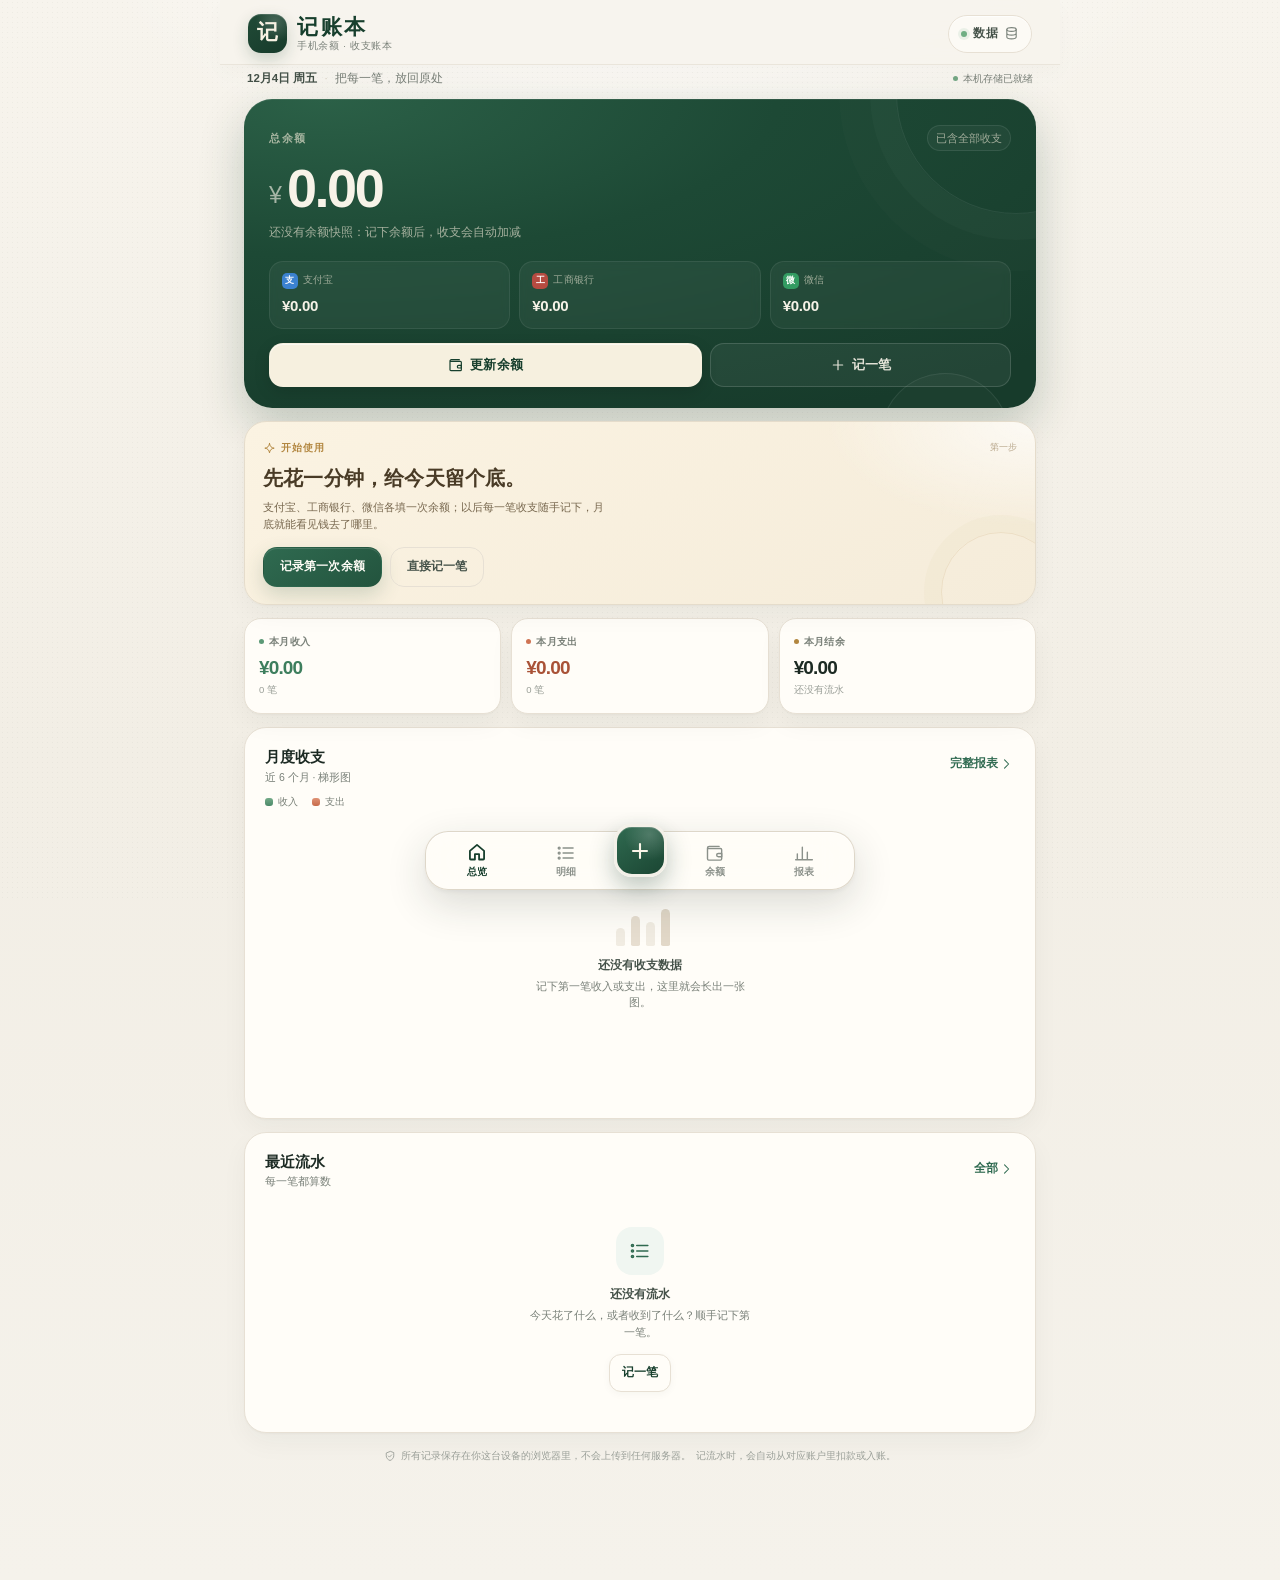
<file: index.html>
<!DOCTYPE html>
<html lang="zh-CN">
<head>
<meta charset="UTF-8">
<meta name="viewport" content="width=device-width, initial-scale=1, viewport-fit=cover">
<meta name="color-scheme" content="light">
<meta name="theme-color" content="#f4f1ea">
<meta name="description" content="记账本：记录支付宝、工商银行、微信余额与日常收支的本地账本。">
<meta name="mobile-web-app-capable" content="yes">
<meta name="apple-mobile-web-app-capable" content="yes">
<meta name="apple-mobile-web-app-status-bar-style" content="default">
<meta name="apple-mobile-web-app-title" content="记账本">
<meta name="format-detection" content="telephone=no">
<link rel="icon" type="image/svg+xml" href="[data-uri]">
<title>记账本 · 手机余额账本</title>
<style>/* ============================================================
   记账本 · 手机余额账本
   Single-file, mobile-first, no external assets.
   ============================================================ */

:root {
  --bg: #f3f0e8;
  --bg-deep: #ebe5d9;
  --surface: #fffdf8;
  --surface-2: #faf6ee;
  --surface-3: #f1ece2;
  --ink: #1c2a23;
  --ink-soft: #455249;
  --muted: #7a8179;
  --muted-2: #9a9f98;
  --line: #e7e0d4;
  --line-strong: #d9d0c1;
  --green: #2f6a50;
  --green-deep: #173f2d;
  --green-mid: #245640;
  --green-soft: #e6efe8;
  --green-pale: #f0f6f1;
  --coral: #cf7353;
  --coral-deep: #a95237;
  --coral-soft: #f9ebe4;
  --gold: #b2863f;
  --gold-soft: #f7eeda;
  --blue: #5f7fb3;
  --danger: #b5493b;
  --danger-soft: #fbeae7;
  --shadow-sm: 0 1px 2px rgba(31, 45, 36, .035), 0 10px 26px rgba(31, 45, 36, .045);
  --shadow-md: 0 10px 32px rgba(31, 45, 36, .09);
  --shadow-lg: 0 28px 70px rgba(20, 35, 26, .2);
  --radius-xl: 28px;
  --radius-lg: 22px;
  --radius-md: 16px;
  --font-sans: -apple-system, BlinkMacSystemFont, "SF Pro Text", "Segoe UI", "PingFang SC", "Hiragino Sans GB", "Microsoft YaHei", "Noto Sans CJK SC", sans-serif;
  --font-serif: "Iowan Old Style", "Palatino Linotype", "Songti SC", "STSong", "Noto Serif CJK SC", serif;
  --nav-space: 112px;
}

*,
*::before,
*::after {
  box-sizing: border-box;
}

[hidden] {
  display: none !important;
}

html {
  -webkit-text-size-adjust: 100%;
  text-size-adjust: 100%;
  scroll-behavior: smooth;
}

body {
  margin: 0;
  min-height: 100vh;
  min-height: 100dvh;
  color: var(--ink);
  background:
    radial-gradient(920px 520px at 50% -8%, rgba(255, 255, 255, .92), transparent 63%),
    linear-gradient(180deg, #f7f4ed 0%, #f2eee5 48%, #f5f2eb 100%);
  font-family: var(--font-sans);
  font-size: 14px;
  line-height: 1.55;
  -webkit-font-smoothing: antialiased;
  -moz-osx-font-smoothing: grayscale;
  overflow-x: hidden;
}

body::before {
  content: "";
  position: fixed;
  inset: 0;
  z-index: 0;
  pointer-events: none;
  opacity: .22;
  background-image: radial-gradient(rgba(44, 64, 51, .2) .55px, transparent .7px);
  background-size: 5px 5px;
}

body.is-locked {
  overflow: hidden;
}

button,
input,
select,
textarea {
  font: inherit;
}

button {
  color: inherit;
  -webkit-tap-highlight-color: transparent;
}

button:focus-visible,
input:focus-visible,
select:focus-visible,
textarea:focus-visible,
[tabindex]:focus-visible {
  outline: 2px solid rgba(47, 106, 80, .72);
  outline-offset: 2px;
}

h1, h2, h3, p {
  margin: 0;
}

svg {
  display: block;
}

.icon-sprite {
  position: absolute;
  width: 0;
  height: 0;
  overflow: hidden;
}

.icon {
  width: 18px;
  height: 18px;
  flex: none;
  fill: none;
  stroke: currentColor;
  stroke-width: 1.8;
  stroke-linecap: round;
  stroke-linejoin: round;
}

.sr-only {
  position: absolute !important;
  width: 1px !important;
  height: 1px !important;
  padding: 0 !important;
  margin: -1px !important;
  overflow: hidden !important;
  clip: rect(0, 0, 0, 0) !important;
  white-space: nowrap !important;
  border: 0 !important;
}

[hidden] {
  display: none !important;
}

/* ---------- shell ---------- */

.app-shell {
  position: relative;
  z-index: 1;
  width: 100%;
  max-width: 780px;
  margin: 0 auto;
  padding: 0 16px var(--nav-space);
}

.topbar {
  position: sticky;
  top: 0;
  z-index: 35;
  display: flex;
  align-items: center;
  justify-content: space-between;
  gap: 14px;
  margin: 0 -16px;
  padding: calc(14px + env(safe-area-inset-top)) 18px 11px;
  background: rgba(247, 244, 237, .94);
  border-bottom: 1px solid rgba(231, 224, 212, .72);
  box-shadow: 0 8px 22px rgba(31, 45, 36, .025);
  -webkit-backdrop-filter: blur(16px) saturate(130%);
  backdrop-filter: blur(16px) saturate(130%);
}

.brand {
  display: flex;
  align-items: center;
  gap: 10px;
  min-width: 0;
}

.brand-mark {
  display: grid;
  place-items: center;
  width: 39px;
  height: 39px;
  flex: none;
  border-radius: 13px;
  color: #f8f2e3;
  background:
    radial-gradient(circle at 70% 20%, rgba(255, 255, 255, .18), transparent 48%),
    linear-gradient(145deg, #214b37, #173b2b);
  box-shadow: 0 6px 16px rgba(23, 63, 45, .2), inset 0 1px 0 rgba(255, 255, 255, .14);
  font-family: var(--font-serif);
  font-size: 21px;
  font-weight: 600;
  line-height: 1;
  padding-bottom: 2px;
}

.brand-text {
  min-width: 0;
}

.brand-name {
  font-family: var(--font-serif);
  font-size: 21px;
  font-weight: 700;
  letter-spacing: .12em;
  line-height: 1.15;
  color: var(--green-deep);
}

.brand-sub {
  margin-top: 1px;
  font-size: 9.5px;
  line-height: 1.3;
  letter-spacing: .075em;
  color: var(--muted);
  white-space: nowrap;
}

.data-button {
  display: inline-flex;
  align-items: center;
  gap: 6px;
  height: 38px;
  padding: 0 12px;
  border: 1px solid var(--line);
  border-radius: 999px;
  background: rgba(255, 253, 248, .72);
  color: var(--ink-soft);
  font-size: 11.5px;
  font-weight: 600;
  letter-spacing: .03em;
  cursor: pointer;
  box-shadow: 0 1px 1px rgba(255, 255, 255, .8) inset;
}

.data-button .icon {
  width: 15px;
  height: 15px;
  opacity: .7;
}

.data-button:active {
  transform: scale(.98);
}

.status-dot {
  width: 6px;
  height: 6px;
  border-radius: 50%;
  background: #6fae83;
  box-shadow: 0 0 0 3px rgba(111, 174, 131, .12);
}

.status-dot.is-due {
  background: #d39a45;
  box-shadow: 0 0 0 3px rgba(211, 154, 69, .13);
}

.status-dot.is-error {
  background: #c25b4b;
  box-shadow: 0 0 0 3px rgba(194, 91, 75, .12);
}

/* ---------- views ---------- */

#main {
  position: relative;
}

.view {
  display: none;
}

.view.is-active {
  display: block;
  animation: view-in .34s cubic-bezier(.2, .7, .3, 1) both;
}

@keyframes view-in {
  from { opacity: 0; transform: translateY(8px); }
  to { opacity: 1; transform: translateY(0); }
}

.dayline {
  display: flex;
  align-items: center;
  justify-content: space-between;
  gap: 10px;
  padding: 5px 3px 11px;
  font-size: 11.5px;
  color: var(--muted);
}

.dayline-left {
  display: flex;
  align-items: center;
  gap: 7px;
  min-width: 0;
}

#todayText {
  color: var(--ink-soft);
  font-weight: 600;
  white-space: nowrap;
}

.dot-sep {
  color: var(--line-strong);
}

.dayline-hint {
  overflow: hidden;
  white-space: nowrap;
  text-overflow: ellipsis;
}

.save-badge {
  display: inline-flex;
  align-items: center;
  gap: 5px;
  flex: none;
  font-size: 10px;
  color: var(--muted);
}

.save-badge .dot {
  width: 5px;
  height: 5px;
  border-radius: 50%;
  background: #74a885;
}

.save-badge.is-error {
  color: var(--danger);
}

.save-badge.is-error .dot {
  background: var(--danger);
}

/* ---------- hero ---------- */

.hero {
  position: relative;
  overflow: hidden;
  border-radius: var(--radius-xl);
  padding: 22px 20px 18px;
  color: #f7f3e8;
  background:
    radial-gradient(130% 115% at 10% 0%, #2b6047 0%, #1d4935 44%, #173b2b 100%);
  box-shadow: 0 18px 45px rgba(23, 63, 45, .24), inset 0 1px 0 rgba(255, 255, 255, .08);
  isolation: isolate;
}

.hero-orb {
  position: absolute;
  z-index: -1;
  border-radius: 50%;
  border: 1px solid rgba(255, 255, 255, .075);
  pointer-events: none;
}

.hero-orb-a {
  width: 240px;
  height: 240px;
  right: -100px;
  top: -125px;
  box-shadow: 0 0 0 26px rgba(255, 255, 255, .018), 0 0 0 57px rgba(255, 255, 255, .012);
}

.hero-orb-b {
  width: 130px;
  height: 130px;
  right: 26px;
  bottom: -95px;
  background: rgba(255, 255, 255, .022);
}

.hero-head {
  display: flex;
  align-items: center;
  justify-content: space-between;
  gap: 12px;
}

.hero-eyebrow {
  font-size: 10.5px;
  font-weight: 600;
  letter-spacing: .16em;
  color: rgba(238, 231, 213, .64);
}

.hero-date {
  font-size: 10.5px;
  color: rgba(238, 231, 213, .62);
  padding: 4px 8px;
  border: 1px solid rgba(255, 255, 255, .09);
  border-radius: 999px;
  background: rgba(255, 255, 255, .035);
}

.hero-balance {
  display: flex;
  align-items: baseline;
  gap: 5px;
  margin-top: 7px;
  min-height: 54px;
  font-family: var(--font-sans);
  font-size: clamp(37px, 11.7vw, 50px);
  font-weight: 650;
  line-height: 1.12;
  letter-spacing: -.045em;
  font-variant-numeric: tabular-nums;
  text-shadow: 0 1px 0 rgba(0, 0, 0, .08);
}

.hero-balance .currency {
  font-size: .43em;
  font-weight: 500;
  letter-spacing: 0;
  opacity: .62;
  transform: translateY(-.16em);
}

.sign-prefix {
  margin-right: 1px;
  opacity: .85;
}

.hero-delta {
  display: flex;
  align-items: center;
  min-height: 20px;
  margin-top: 4px;
  font-size: 11.5px;
  color: rgba(238, 231, 213, .65);
}

.hero-delta .delta-positive {
  color: #a9d8b7;
  font-weight: 600;
}

.hero-delta .delta-negative {
  color: #f0b19c;
  font-weight: 600;
}

.hero-accounts {
  display: grid;
  grid-template-columns: repeat(3, minmax(0, 1fr));
  gap: 7px;
  margin-top: 18px;
}

.hero-account {
  min-width: 0;
  padding: 9px 9px 10px;
  border: 1px solid rgba(255, 255, 255, .075);
  border-radius: 14px;
  background: rgba(255, 255, 255, .048);
  -webkit-backdrop-filter: blur(4px);
  backdrop-filter: blur(4px);
}

.hero-account-top {
  display: flex;
  align-items: center;
  gap: 5px;
  min-width: 0;
  color: rgba(238, 231, 213, .6);
  font-size: 9.5px;
  letter-spacing: .02em;
}

.acct-glyph {
  display: grid;
  place-items: center;
  width: 16px;
  height: 16px;
  flex: none;
  border-radius: 5px;
  background: var(--account-color);
  color: #fff;
  font-size: 8.5px;
  font-weight: 700;
  line-height: 1;
}

.hero-account-name {
  overflow: hidden;
  white-space: nowrap;
  text-overflow: ellipsis;
}

.hero-account strong {
  display: block;
  margin-top: 5px;
  overflow: hidden;
  color: #f7f3e8;
  font-size: 13.5px;
  font-weight: 600;
  letter-spacing: -.02em;
  font-variant-numeric: tabular-nums;
  white-space: nowrap;
  text-overflow: ellipsis;
}

.hero-actions {
  display: grid;
  grid-template-columns: 1.18fr .82fr;
  gap: 8px;
  margin-top: 14px;
}

/* ---------- buttons ---------- */

/* Variant colours are set on .btn-* so a variant always wins over the base
   link colour, even when the button is rendered by the browser as an
   unvisited link. */
.btn {
  display: inline-flex;
  align-items: center;
  justify-content: center;
  gap: 6px;
  min-height: 44px;
  padding: 0 16px;
  border: 1px solid transparent;
  border-radius: 14px;
  font-size: 13px;
  font-weight: 650;
  letter-spacing: .01em;
  line-height: 1;
  text-decoration: none;
  cursor: pointer;
  transition: transform .15s ease, background .2s ease, border-color .2s ease, box-shadow .2s ease;
  -webkit-user-select: none;
  user-select: none;
}

.btn[class] {
  color: inherit;
}

.btn.btn-cream {
  color: #173f2d !important;
}

.btn.btn-cream:hover,
.btn.btn-cream:focus,
.btn.btn-cream:active,
.btn.btn-cream:visited {
  color: #173f2d !important;
}

.btn:active {
  transform: scale(.982);
}

.btn .icon {
  width: 16px;
  height: 16px;
}

.btn.btn-cream {
  color: #173f2d !important;
  background: #f6f0df;
  box-shadow: 0 5px 16px rgba(0, 0, 0, .13), inset 0 1px 0 rgba(255, 255, 255, .6);
}

.btn-cream:hover {
  background: #fffaf0;
}

.btn.btn-glass {
  color: rgba(247, 243, 232, .9) !important;
  border-color: rgba(255, 255, 255, .14);
  background: rgba(255, 255, 255, .055);
}

.btn.btn-primary {
  color: #fffdf7 !important;
  background: linear-gradient(145deg, #2f6a50, #23543e);
  box-shadow: 0 8px 20px rgba(35, 84, 62, .19), inset 0 1px 0 rgba(255, 255, 255, .12);
}

.btn.btn-secondary {
  color: var(--green-deep) !important;
  border-color: var(--line);
  background: var(--surface);
  box-shadow: 0 2px 8px rgba(31, 45, 36, .04);
}

.btn.btn-quiet {
  color: var(--ink-soft) !important;
  border-color: var(--line);
  background: transparent;
}

.btn-sm {
  min-height: 38px;
  padding: 0 12px;
  border-radius: 12px;
  font-size: 11.5px;
}

.btn-block {
  width: 100%;
}

.btn.btn-danger {
  color: #fff !important;
  background: var(--danger);
}

.btn[disabled] {
  opacity: .45;
  pointer-events: none;
}

/* Backdrop blur is applied in a second step: browsers that rasterise the page
   synchronously (headless capture, some Android WebViews) otherwise render
   stale, blurred backdrops. */
.backdrop {
  -webkit-backdrop-filter: none;
  backdrop-filter: none;
}

.backdrop.is-open {
  -webkit-backdrop-filter: blur(3px);
  backdrop-filter: blur(3px);
}

/* ---------- balance auto-sync ---------- */

.hero-balance.has-negative .currency,
.bo-total.is-negative {
  color: #f3b6a5;
}

.bo-total.is-negative {
  color: var(--coral-deep);
}

.hero-account strong.is-negative,
.bo-account strong.is-negative {
  color: #f0b19c;
}

.bo-account strong.is-negative {
  color: var(--coral-deep);
}

.delta-sep {
  margin: 0 1px;
  color: rgba(238, 231, 213, .38);
}

.tx-sync {
  display: flex;
  align-items: flex-start;
  gap: 8px;
  margin-top: 12px;
  padding: 10px 11px;
  border: 1px solid rgba(47, 106, 80, .14);
  border-radius: 13px;
  background: linear-gradient(135deg, #f1f7f2, #f8fbf8);
  color: #3c6a52;
}

.tx-sync > .icon {
  width: 15px;
  height: 15px;
  margin-top: 1px;
  flex: none;
}

.tx-sync-text {
  min-width: 0;
  flex: 1;
  font-size: 10px;
  line-height: 1.6;
  font-variant-numeric: tabular-nums;
  overflow-wrap: anywhere;
}

.tx-sync-text > span {
  display: inline;
}

.tx-sync-tag {
  flex: none;
  align-self: center;
  padding: 2px 7px;
  border-radius: 999px;
  color: var(--green);
  background: rgba(255, 255, 255, .78);
  font-size: 8.5px;
  font-weight: 700;
  white-space: nowrap;
}

.tx-sync.is-negative {
  border-color: #edc9c0;
  background: linear-gradient(135deg, #fbeee9, #fdf6f3);
  color: #8c3e32;
}

.tx-sync.is-negative .tx-sync-tag {
  color: var(--danger);
  background: rgba(255, 255, 255, .82);
}

.tx-sync.is-off {
  border-color: var(--line);
  background: var(--surface-2);
  color: var(--muted);
  font-size: 10px;
  line-height: 1.6;
}

.form-hint-sync {
  display: flex;
  align-items: flex-start;
  gap: 5px;
  color: #5d8a70;
}

.form-hint-sync .icon {
  width: 12px;
  height: 12px;
  margin-top: 2px;
  flex: none;
}

.balance-tools {
  margin-top: 16px;
  padding-top: 13px;
  border-top: 1px solid var(--line);
}

.balance-tools-label {
  display: flex;
  align-items: center;
  justify-content: space-between;
  margin: 0 2px 7px;
  color: var(--muted);
  font-size: 8.5px;
  font-weight: 700;
  letter-spacing: .1em;
}

.sync-row {
  display: flex;
  align-items: center;
  gap: 12px;
  padding: 11px 12px;
  border: 1px solid rgba(47, 106, 80, .16);
  border-radius: 14px;
  background: linear-gradient(135deg, #f4f9f5, #fbfdfb);
  cursor: pointer;
}

.sync-row-text {
  min-width: 0;
  flex: 1;
}

.sync-row-text strong {
  display: block;
  color: var(--ink);
  font-size: 11px;
  font-weight: 650;
}

.sync-row-text span {
  display: block;
  margin-top: 1px;
  color: var(--muted);
  font-size: 9px;
  line-height: 1.45;
}

.switch {
  position: relative;
  display: block;
  width: 44px;
  height: 26px;
  flex: none;
}

.switch input {
  position: absolute;
  inset: 0;
  z-index: 2;
  width: 100%;
  height: 100%;
  margin: 0;
  opacity: 0;
  cursor: pointer;
}

/* Keep the native checkbox (and its check mark) invisible; only the track shows. */
.switch input {
  -webkit-appearance: none;
  appearance: none;
  opacity: 0;
  border: 0;
  outline: none;
}

.switch-track {
  position: absolute;
  inset: 0;
  border-radius: 999px;
  background: #d9d2c5;
  transition: background .2s ease;
}

.switch-track::after {
  content: "";
  position: absolute;
  top: 3px;
  left: 3px;
  width: 20px;
  height: 20px;
  border-radius: 50%;
  background: #fff;
  box-shadow: 0 1px 4px rgba(31, 45, 36, .22);
  transition: transform .2s cubic-bezier(.2, .75, .25, 1);
}

.switch input:checked + .switch-track {
  background: var(--green);
}

.switch input:checked + .switch-track::after {
  transform: translateX(18px);
}

.switch input:focus-visible + .switch-track {
  outline: 2px solid rgba(47, 106, 80, .72);
  outline-offset: 2px;
}

.balance-check {
  margin-top: 8px;
}

.icon-button {
  display: grid;
  place-items: center;
  width: 38px;
  height: 38px;
  flex: none;
  padding: 0;
  border: 1px solid var(--line);
  border-radius: 12px;
  background: var(--surface-2);
  color: var(--muted);
  cursor: pointer;
}

.icon-button .icon {
  width: 17px;
  height: 17px;
}

.link-button {
  display: inline-flex;
  align-items: center;
  gap: 1px;
  flex: none;
  min-height: 32px;
  padding: 0 2px;
  border: 0;
  background: none;
  color: var(--green);
  font-size: 11.5px;
  font-weight: 650;
  cursor: pointer;
}

.link-button .icon {
  width: 14px;
  height: 14px;
}

.ghost-pill {
  display: inline-flex;
  align-items: center;
  justify-content: center;
  min-height: 34px;
  padding: 0 11px;
  border: 1px solid var(--line);
  border-radius: 999px;
  background: transparent;
  color: var(--muted);
  font-size: 10.5px;
  font-weight: 600;
  white-space: nowrap;
  cursor: pointer;
}

.ghost-pill.is-active {
  color: var(--green);
  border-color: rgba(47, 106, 80, .28);
  background: var(--green-pale);
}

/* ---------- summary ---------- */

.summary-grid {
  display: grid;
  grid-template-columns: repeat(3, minmax(0, 1fr));
  gap: 8px;
  margin-top: 13px;
}

.summary-card {
  min-width: 0;
  padding: 13px 11px 12px;
  border: 1px solid var(--line);
  border-radius: 17px;
  background: var(--surface);
  box-shadow: var(--shadow-sm);
}

.summary-label {
  display: flex;
  align-items: center;
  gap: 5px;
  color: var(--muted);
  font-size: 10px;
  font-weight: 600;
  letter-spacing: .03em;
  white-space: nowrap;
}

.legend-dot {
  width: 5px;
  height: 5px;
  border-radius: 50%;
  flex: none;
}

.legend-dot.income { background: #5b9976; }
.legend-dot.expense { background: var(--coral); }
.legend-dot.net { background: var(--gold); }

.summary-value {
  display: block;
  margin-top: 7px;
  overflow: hidden;
  color: var(--ink);
  font-size: clamp(13px, 4.15vw, 18px);
  font-weight: 700;
  letter-spacing: -.045em;
  line-height: 1.18;
  font-variant-numeric: tabular-nums;
  white-space: nowrap;
  text-overflow: ellipsis;
}

.summary-value.income { color: #3d7e5d; }
.summary-value.expense { color: var(--coral-deep); }
.summary-value.is-negative { color: var(--coral-deep); }
.summary-value.is-positive { color: #3d7e5d; }

.summary-note {
  display: block;
  margin-top: 4px;
  overflow: hidden;
  color: var(--muted-2);
  font-size: 9.5px;
  white-space: nowrap;
  text-overflow: ellipsis;
}

/* ---------- cards ---------- */

.card {
  margin-top: 13px;
  padding: 17px 16px;
  border: 1px solid var(--line);
  border-radius: var(--radius-lg);
  background: var(--surface);
  box-shadow: var(--shadow-sm);
}

.section-head {
  display: flex;
  align-items: flex-start;
  justify-content: space-between;
  gap: 12px;
  margin-bottom: 13px;
}

.section-head h2 {
  font-size: 14.5px;
  font-weight: 700;
  letter-spacing: -.01em;
  line-height: 1.3;
}

.section-head p {
  margin-top: 3px;
  color: var(--muted);
  font-size: 10.5px;
  line-height: 1.45;
}

.soft-badge {
  display: inline-flex;
  align-items: center;
  flex: none;
  min-height: 24px;
  padding: 0 8px;
  border-radius: 999px;
  background: var(--surface-3);
  color: var(--muted);
  font-size: 9.5px;
  font-weight: 600;
  white-space: nowrap;
}

.legend-row {
  display: flex;
  align-items: center;
  gap: 14px;
  margin: -3px 0 8px;
  color: var(--muted);
  font-size: 9.5px;
}

.legend-item {
  display: inline-flex;
  align-items: center;
  gap: 5px;
}

.legend-swatch {
  width: 8px;
  height: 8px;
  border-radius: 3px;
  flex: none;
}

.legend-swatch.income {
  background: linear-gradient(180deg, #73aa88, #4c8969);
}

.legend-swatch.expense {
  background: linear-gradient(180deg, #df9275, #c76b4b);
}

/* ---------- charts ---------- */

.chart-wrap {
  position: relative;
  width: 100%;
  height: 222px;
  min-width: 0;
  touch-action: pan-y;
}

.chart-wrap-sm {
  height: 192px;
}

.chart-wrap svg {
  display: block;
  width: 100%;
  height: 100%;
  overflow: visible;
}

.chart-empty {
  display: flex;
  flex-direction: column;
  align-items: center;
  justify-content: center;
  height: 100%;
  min-height: 150px;
  text-align: center;
  color: var(--muted);
}

.chart-empty-art {
  position: relative;
  width: 64px;
  height: 42px;
  margin-bottom: 11px;
}

.chart-empty-art i {
  position: absolute;
  bottom: 0;
  width: 9px;
  border-radius: 5px 5px 2px 2px;
  background: var(--surface-3);
}

.chart-empty-art i:nth-child(1) { left: 8px; height: 18px; }
.chart-empty-art i:nth-child(2) { left: 23px; height: 30px; background: #e7ded0; }
.chart-empty-art i:nth-child(3) { left: 38px; height: 24px; }
.chart-empty-art i:nth-child(4) { left: 53px; height: 37px; background: #e2d8c8; }

.chart-empty p {
  max-width: 220px;
  font-size: 10.5px;
  line-height: 1.6;
}

.chart-empty strong {
  display: block;
  margin-bottom: 3px;
  color: var(--ink-soft);
  font-size: 11.5px;
  font-weight: 650;
}

.chart-tooltip {
  position: absolute;
  top: 0;
  left: 0;
  z-index: 4;
  min-width: 118px;
  max-width: calc(100% - 12px);
  padding: 8px 10px;
  border: 1px solid rgba(255, 255, 255, .08);
  border-radius: 11px;
  color: #f8f4e9;
  background: rgba(24, 38, 30, .94);
  box-shadow: 0 8px 24px rgba(20, 32, 25, .2);
  -webkit-backdrop-filter: blur(8px);
  backdrop-filter: blur(8px);
  pointer-events: none;
  opacity: 0;
  transform: translate(-50%, -2px);
  transition: opacity .14s ease, transform .14s ease;
}

.chart-tooltip.is-visible {
  opacity: 1;
  transform: translate(-50%, 0);
}

.chart-tooltip strong {
  display: block;
  margin-bottom: 4px;
  font-size: 9.5px;
  font-weight: 600;
  color: rgba(248, 244, 233, .68);
}

.chart-tooltip-row {
  display: flex;
  align-items: center;
  justify-content: space-between;
  gap: 12px;
  font-size: 10px;
  line-height: 1.55;
}

.chart-tooltip-row span {
  color: rgba(248, 244, 233, .66);
}

.chart-tooltip-row b {
  font-weight: 600;
  font-variant-numeric: tabular-nums;
}

.chart-tooltip-row b.income { color: #a5d8b5; }
.chart-tooltip-row b.expense { color: #f0b19c; }

.chart-axis {
  fill: var(--muted-2);
  font-family: var(--font-sans);
  font-size: 8.5px;
  font-variant-numeric: tabular-nums;
}

.chart-grid {
  stroke: #ece5d9;
  stroke-width: 1;
  stroke-dasharray: 2 4;
}

.chart-baseline {
  stroke: #ddd4c5;
  stroke-width: 1;
}

.chart-band {
  fill: transparent;
  cursor: crosshair;
}

.chart-band:hover,
.chart-band.is-active {
  fill: rgba(47, 106, 80, .035);
}

.chart-bar {
  transform-box: fill-box;
  transform-origin: center bottom;
  animation: bar-rise .58s cubic-bezier(.2, .75, .25, 1) both;
}

@keyframes bar-rise {
  from { transform: scaleY(.02); opacity: .1; }
  to { transform: scaleY(1); opacity: 1; }
}

.chart-line {
  fill: none;
  stroke-width: 2.1;
  stroke-linecap: round;
  stroke-linejoin: round;
}

.chart-area {
  opacity: .75;
}

.chart-point {
  stroke: var(--surface);
  stroke-width: 2;
}

/* ---------- transaction list ---------- */

.tx-list {
  display: flex;
  flex-direction: column;
}

.tx-row {
  display: flex;
  align-items: stretch;
  border-bottom: 1px solid var(--line);
}

.tx-row:last-child {
  border-bottom: 0;
}

.tx-item {
  position: relative;
  display: flex;
  align-items: center;
  flex: 1;
  gap: 11px;
  width: auto;
  min-width: 0;
  padding: 11px 0;
  border: 0;
  background: none;
  text-align: left;
  cursor: pointer;
}

.tx-delete {
  display: grid;
  place-items: center;
  flex: none;
  width: 30px;
  margin-left: 6px;
  padding: 0;
  border: 0;
  border-radius: 9px;
  background: none;
  color: var(--muted);
  cursor: pointer;
  -webkit-tap-highlight-color: transparent;
}

.tx-delete .icon {
  width: 15px;
  height: 15px;
}

.tx-delete:active {
  color: var(--danger);
  background: var(--danger-soft);
}

.tx-restore {
  flex: none;
  align-self: center;
  padding: 2px 6px;
  border: 1px solid #eadbbd;
  border-radius: 999px;
  background: #fcf4e5;
  color: #8a6a2c;
  font-size: 8px;
  font-weight: 700;
  line-height: 1.5;
  white-space: nowrap;
  cursor: pointer;
}

.tx-restore:hover {
  background: #f8ecd6;
}


.tx-row:last-child .tx-item {
  padding-bottom: 2px;
}

.tx-row:first-child .tx-item {
  padding-top: 2px;
}

.tx-item:active {
  opacity: .7;
}

.cat-avatar {
  display: grid;
  place-items: center;
  width: 41px;
  height: 41px;
  flex: none;
  border-radius: 14px;
  background: var(--icon-bg, var(--surface-3));
  font-size: 18px;
  line-height: 1;
}

.tx-main {
  min-width: 0;
  flex: 1;
}

.tx-title-row {
  display: flex;
  align-items: center;
  gap: 6px;
  min-width: 0;
}

.tx-title {
  overflow: hidden;
  color: var(--ink);
  font-size: 13px;
  font-weight: 650;
  line-height: 1.35;
  white-space: nowrap;
  text-overflow: ellipsis;
}

.tx-tag {
  flex: none;
  max-width: 55%;
  overflow: hidden;
  text-overflow: ellipsis;
  white-space: nowrap;
  padding: 1px 5px;
  border-radius: 5px;
  color: var(--muted);
  background: var(--surface-3);
  font-size: 8px;
  font-weight: 600;
  line-height: 1.55;
}

.tx-sub {
  display: block;
  overflow: hidden;
  margin-top: 2px;
  color: var(--muted);
  font-size: 10px;
  line-height: 1.4;
  white-space: nowrap;
  text-overflow: ellipsis;
}

.tx-amount {
  flex: none;
  color: var(--ink);
  font-size: 13.5px;
  font-weight: 700;
  letter-spacing: -.025em;
  line-height: 1.35;
  font-variant-numeric: tabular-nums;
  white-space: nowrap;
}

.tx-amount.income {
  color: #3b7f5c;
}

.tx-amount.expense {
  color: var(--coral-deep);
}

.tx-time {
  display: block;
  margin-top: 2px;
  color: var(--muted-2);
  font-size: 8.5px;
  font-weight: 400;
  text-align: right;
}

/* ---------- empty ---------- */

.empty {
  display: flex;
  flex-direction: column;
  align-items: center;
  justify-content: center;
  padding: 24px 14px 20px;
  text-align: center;
}

.empty-icon {
  display: grid;
  place-items: center;
  width: 48px;
  height: 48px;
  margin-bottom: 10px;
  border-radius: 16px;
  color: var(--green);
  background: var(--green-pale);
}

.empty-icon .icon {
  width: 22px;
  height: 22px;
}

.empty h3 {
  color: var(--ink-soft);
  font-size: 12px;
  font-weight: 650;
}

.empty p {
  max-width: 230px;
  margin-top: 4px;
  color: var(--muted);
  font-size: 10.5px;
  line-height: 1.6;
}

.empty .btn {
  margin-top: 13px;
}

/* ---------- onboarding / notices ---------- */

.onboarding {
  position: relative;
  overflow: hidden;
  margin-top: 13px;
  padding: 19px 18px 17px;
  border: 1px solid #e5dccb;
  border-radius: var(--radius-lg);
  background:
    radial-gradient(320px 160px at 100% 0%, rgba(255, 255, 255, .7), transparent 65%),
    linear-gradient(150deg, #fbf3e2, #f5ecda);
  box-shadow: var(--shadow-sm);
}

.onboarding::after {
  content: "";
  position: absolute;
  right: -26px;
  bottom: -48px;
  width: 120px;
  height: 120px;
  border: 1px solid rgba(178, 134, 63, .14);
  border-radius: 50%;
  box-shadow: 0 0 0 17px rgba(178, 134, 63, .035);
}

.onboarding-top {
  display: flex;
  align-items: center;
  justify-content: space-between;
  gap: 10px;
}

.onboarding-kicker {
  display: inline-flex;
  align-items: center;
  gap: 5px;
  color: var(--gold);
  font-size: 9.5px;
  font-weight: 700;
  letter-spacing: .09em;
}

.onboarding-kicker .icon {
  width: 13px;
  height: 13px;
}

.onboarding-step {
  color: rgba(120, 90, 43, .5);
  font-size: 9px;
  font-variant-numeric: tabular-nums;
}

.onboarding h2 {
  max-width: 310px;
  margin-top: 9px;
  color: #493b26;
  font-family: var(--font-serif);
  font-size: 20px;
  font-weight: 700;
  line-height: 1.35;
  letter-spacing: .01em;
}

.onboarding p {
  max-width: 350px;
  margin-top: 7px;
  color: #78684f;
  font-size: 10.5px;
  line-height: 1.65;
}

.onboarding-actions {
  display: flex;
  flex-wrap: wrap;
  gap: 8px;
  margin-top: 14px;
}

.onboarding-actions .btn {
  min-height: 40px;
  font-size: 11.5px;
}

.storage-warning {
  display: flex;
  align-items: flex-start;
  gap: 9px;
  margin-top: 12px;
  padding: 11px 12px;
  border: 1px solid #edc9c0;
  border-radius: 15px;
  background: var(--danger-soft);
  color: #8c3e32;
}

.storage-warning > .icon {
  width: 17px;
  height: 17px;
  margin-top: 1px;
}

.storage-warning div {
  min-width: 0;
  flex: 1;
}

.storage-warning strong {
  display: block;
  font-size: 11px;
}

.storage-warning p {
  margin-top: 2px;
  font-size: 9.5px;
  line-height: 1.5;
  opacity: .82;
}

.mini-action {
  flex: none;
  align-self: center;
  padding: 5px 8px;
  border: 1px solid rgba(140, 62, 50, .2);
  border-radius: 8px;
  background: rgba(255, 255, 255, .45);
  color: #8c3e32;
  font-size: 9.5px;
  font-weight: 650;
  cursor: pointer;
}

.nudge {
  display: flex;
  align-items: center;
  gap: 9px;
  margin-top: 12px;
  padding: 10px 11px;
  border: 1px solid #eadbbd;
  border-radius: 15px;
  background: linear-gradient(135deg, #fcf4e5, #faf0dd);
}

.nudge-icon {
  display: grid;
  place-items: center;
  width: 28px;
  height: 28px;
  flex: none;
  border-radius: 9px;
  color: #a2762e;
  background: rgba(255, 255, 255, .58);
}

.nudge-icon .icon {
  width: 15px;
  height: 15px;
}

.nudge p {
  min-width: 0;
  flex: 1;
  color: #7a5c2a;
  font-size: 9.5px;
  line-height: 1.5;
}

.nudge-action {
  flex: none;
  padding: 5px 9px;
  border: 1px solid rgba(162, 118, 46, .22);
  border-radius: 8px;
  background: rgba(255, 255, 255, .48);
  color: #815f28;
  font-size: 9.5px;
  font-weight: 650;
  cursor: pointer;
}

.local-note {
  display: flex;
  align-items: flex-start;
  justify-content: center;
  gap: 5px;
  padding: 16px 10px 4px;
  color: var(--muted-2);
  font-size: 9.5px;
  line-height: 1.55;
  text-align: center;
}

.local-note .icon {
  width: 12px;
  height: 12px;
  margin-top: 1px;
}

/* ---------- page heads ---------- */

.page-head {
  display: flex;
  align-items: flex-end;
  justify-content: space-between;
  gap: 14px;
  padding: 10px 3px 16px;
}

.page-kicker {
  display: block;
  margin-bottom: 4px;
  color: var(--gold);
  font-size: 8.5px;
  font-weight: 700;
  letter-spacing: .2em;
}

.page-head h1 {
  color: var(--green-deep);
  font-family: var(--font-serif);
  font-size: clamp(25px, 7.2vw, 32px);
  font-weight: 700;
  line-height: 1.2;
  letter-spacing: .015em;
}

.page-head p {
  margin-top: 5px;
  color: var(--muted);
  font-size: 10.5px;
  line-height: 1.5;
}

.page-head > .btn {
  flex: none;
  margin-bottom: 2px;
}

/* ---------- filters / ledger ---------- */

.filter-panel {
  padding: 12px;
  border: 1px solid var(--line);
  border-radius: 19px;
  background: var(--surface);
  box-shadow: var(--shadow-sm);
}

.filter-top {
  display: flex;
  align-items: center;
  justify-content: space-between;
  gap: 9px;
}

.month-stepper {
  display: inline-flex;
  align-items: center;
  gap: 1px;
  min-width: 0;
}

.step-button {
  display: grid;
  place-items: center;
  width: 31px;
  height: 31px;
  flex: none;
  padding: 0;
  border: 1px solid transparent;
  border-radius: 9px;
  background: transparent;
  color: var(--muted);
  cursor: pointer;
}

.step-button:hover {
  background: var(--surface-2);
}

.step-button:active {
  background: var(--surface-3);
}

.step-button:disabled {
  opacity: .25;
  pointer-events: none;
}

.step-button .icon {
  width: 15px;
  height: 15px;
}

.month-text {
  min-width: 80px;
  padding: 0 4px;
  color: var(--ink);
  font-size: 11.5px;
  font-weight: 650;
  text-align: center;
  white-space: nowrap;
  font-variant-numeric: tabular-nums;
}

.month-text.is-all {
  min-width: 68px;
  color: var(--green);
}

.segmented {
  display: flex;
  gap: 3px;
  margin-top: 10px;
  padding: 3px;
  border-radius: 12px;
  background: var(--surface-3);
}

.segmented button {
  flex: 1;
  min-height: 32px;
  padding: 0 8px;
  border: 0;
  border-radius: 9px;
  background: transparent;
  color: var(--muted);
  font-size: 10.5px;
  font-weight: 600;
  cursor: pointer;
  transition: background .18s ease, color .18s ease, box-shadow .18s ease;
}

.segmented button.is-active {
  color: var(--green-deep);
  background: var(--surface);
  box-shadow: 0 1px 4px rgba(31, 45, 36, .09);
}

.filter-summary {
  margin-top: 9px;
  padding-top: 9px;
  border-top: 1px solid var(--line);
  color: var(--muted);
  font-size: 9.5px;
  text-align: center;
  font-variant-numeric: tabular-nums;
}

.ledger-list {
  margin-top: 4px;
}

.day-group {
  margin-top: 10px;
  overflow: hidden;
  border: 1px solid var(--line);
  border-radius: 19px;
  background: var(--surface);
  box-shadow: var(--shadow-sm);
}

.day-head {
  display: flex;
  align-items: center;
  justify-content: space-between;
  gap: 10px;
  padding: 10px 14px;
  border-bottom: 1px solid var(--line);
  background: rgba(250, 246, 238, .7);
}

.day-date {
  color: var(--ink-soft);
  font-size: 10.5px;
  font-weight: 650;
  font-variant-numeric: tabular-nums;
}

.day-date span {
  margin-left: 5px;
  color: var(--muted-2);
  font-size: 8.5px;
  font-weight: 500;
}

.day-total {
  color: var(--muted);
  font-size: 8.5px;
  white-space: nowrap;
  font-variant-numeric: tabular-nums;
}

.day-total .in { color: #4a8767; }
.day-total .out { color: var(--coral-deep); }

.day-group .tx-row {
  padding-left: 14px;
  padding-right: 6px;
}

.day-group .tx-item {
  padding-right: 8px;
}

.day-group .tx-row:first-child .tx-item {
  padding-top: 3px;
}

.day-group .tx-row:last-child .tx-item {
  padding-bottom: 4px;
}

/* ---------- balance ---------- */

.balance-overview-card {
  padding: 18px 16px 16px;
  overflow: hidden;
  background:
    radial-gradient(420px 200px at 100% 0%, rgba(230, 239, 232, .8), transparent 65%),
    var(--surface);
}

.bo-head {
  display: flex;
  align-items: center;
  justify-content: space-between;
  gap: 10px;
}

.bo-label {
  color: var(--muted);
  font-size: 10px;
  font-weight: 600;
  letter-spacing: .05em;
}

.bo-date {
  display: inline-flex;
  align-items: center;
  gap: 4px;
  padding: 3px 8px;
  border: 1px solid var(--line);
  border-radius: 999px;
  color: var(--muted);
  font-size: 9px;
  background: rgba(255, 255, 255, .55);
}

.bo-date .icon {
  width: 11px;
  height: 11px;
}

.bo-total {
  margin-top: 6px;
  color: var(--green-deep);
  font-size: clamp(31px, 9.4vw, 41px);
  font-weight: 700;
  letter-spacing: -.05em;
  line-height: 1.18;
  font-variant-numeric: tabular-nums;
}

.bo-total .currency {
  margin-right: 3px;
  font-size: .46em;
  font-weight: 500;
  opacity: .55;
  vertical-align: .18em;
}

.bo-delta {
  min-height: 17px;
  margin-top: 2px;
  color: var(--muted);
  font-size: 10px;
}

.bo-delta .up { color: #3d7e5d; font-weight: 650; }
.bo-delta .down { color: var(--coral-deep); font-weight: 650; }

.bo-accounts {
  display: flex;
  flex-direction: column;
  gap: 0;
  margin-top: 12px;
  border-top: 1px solid var(--line);
}

.bo-account {
  display: flex;
  align-items: center;
  gap: 9px;
  padding: 9px 0;
  border-bottom: 1px solid var(--line);
}

.bo-account:last-child {
  border-bottom: 0;
  padding-bottom: 1px;
}

.bo-account .acct-glyph {
  width: 22px;
  height: 22px;
  border-radius: 7px;
  font-size: 10px;
}

.bo-account-name {
  flex: 1;
  min-width: 0;
  overflow-wrap: anywhere;
  color: var(--ink-soft);
  font-size: 11px;
}

.balance-page-actions {
  display: flex;
  flex-wrap: wrap;
  justify-content: flex-end;
  gap: 6px;
}

.bo-account-share {
  color: var(--muted-2);
  font-size: 8.5px;
}

.bo-account strong {
  min-width: 82px;
  color: var(--ink);
  font-size: 12px;
  font-weight: 650;
  text-align: right;
  font-variant-numeric: tabular-nums;
}

.chip-row {
  display: flex;
  gap: 5px;
  margin: -2px 0 10px;
  overflow-x: auto;
  scrollbar-width: none;
  -webkit-overflow-scrolling: touch;
}

.chip-row::-webkit-scrollbar {
  display: none;
}

.chip {
  flex: none;
  min-height: 29px;
  padding: 0 10px;
  border: 1px solid var(--line);
  border-radius: 999px;
  background: transparent;
  color: var(--muted);
  font-size: 9.5px;
  font-weight: 600;
  white-space: nowrap;
  cursor: pointer;
}

.chip.is-active {
  color: var(--green-deep);
  border-color: rgba(47, 106, 80, .24);
  background: var(--green-pale);
}

.snapshot-list {
  display: flex;
  flex-direction: column;
}

.snapshot-item {
  display: block;
  width: 100%;
  padding: 12px 0;
  border: 0;
  border-bottom: 1px solid var(--line);
  background: none;
  text-align: left;
  cursor: pointer;
}

.snapshot-item:last-child {
  padding-bottom: 2px;
  border-bottom: 0;
}

.snapshot-item:first-child {
  padding-top: 1px;
}

.snapshot-item:active {
  opacity: .7;
}

.snap-top {
  display: flex;
  align-items: center;
  justify-content: space-between;
  gap: 10px;
}

.snap-date {
  color: var(--ink-soft);
  font-size: 11.5px;
  font-weight: 650;
  font-variant-numeric: tabular-nums;
}

.snap-date span {
  margin-left: 5px;
  color: var(--muted-2);
  font-size: 8.5px;
  font-weight: 500;
}

.snap-total {
  color: var(--green-deep);
  font-size: 12.5px;
  font-weight: 700;
  font-variant-numeric: tabular-nums;
}

.snap-accounts {
  display: flex;
  flex-wrap: wrap;
  gap: 4px 10px;
  margin-top: 5px;
  color: var(--muted);
  font-size: 8.5px;
  font-variant-numeric: tabular-nums;
}

.snap-accounts b {
  color: var(--ink-soft);
  font-weight: 600;
}

.snap-note {
  margin-top: 4px;
  overflow: hidden;
  color: var(--muted-2);
  font-size: 9px;
  white-space: nowrap;
  text-overflow: ellipsis;
}

/* ---------- report ---------- */

.report-monthbar {
  display: flex;
  align-items: center;
  justify-content: space-between;
  gap: 10px;
  margin-bottom: 2px;
  padding: 5px 7px 5px 5px;
  border: 1px solid var(--line);
  border-radius: 17px;
  background: var(--surface);
  box-shadow: var(--shadow-sm);
}

.month-stepper-lg .step-button {
  width: 34px;
  height: 34px;
}

.month-text-wrap {
  min-width: 102px;
  text-align: center;
}

.month-stepper-lg .month-text {
  display: block;
  min-width: 0;
  padding: 0;
  color: var(--green-deep);
  font-family: var(--font-serif);
  font-size: 15px;
  font-weight: 700;
  letter-spacing: .01em;
}

.month-sub {
  display: block;
  margin-top: -1px;
  color: var(--muted-2);
  font-size: 7px;
  font-weight: 600;
  letter-spacing: .16em;
}

.report-summary {
  margin-top: 11px;
}

.donut-layout {
  display: flex;
  flex-direction: column;
  align-items: center;
  gap: 15px;
}

.donut-shell {
  position: relative;
  width: 178px;
  height: 178px;
  flex: none;
}

.donut-shell svg {
  width: 100%;
  height: 100%;
  transform: rotate(-90deg);
}

.donut-segment {
  transition: stroke-width .18s ease, opacity .18s ease;
  cursor: pointer;
}

.donut-center {
  position: absolute;
  inset: 0;
  display: flex;
  flex-direction: column;
  align-items: center;
  justify-content: center;
  padding: 30px;
  text-align: center;
  pointer-events: none;
}

.donut-center span {
  color: var(--muted);
  font-size: 8.5px;
  font-weight: 600;
  letter-spacing: .04em;
}

.donut-center strong {
  display: block;
  max-width: 118px;
  margin-top: 3px;
  overflow: hidden;
  color: var(--ink);
  font-size: 17px;
  font-weight: 700;
  letter-spacing: -.045em;
  line-height: 1.2;
  font-variant-numeric: tabular-nums;
  white-space: nowrap;
  text-overflow: ellipsis;
}

.donut-center em {
  display: block;
  margin-top: 3px;
  color: var(--muted);
  font-size: 8.5px;
  font-style: normal;
}

.cat-legend {
  display: grid;
  grid-template-columns: 1fr;
  gap: 2px;
  width: 100%;
}

.cat-legend-item {
  display: flex;
  align-items: center;
  gap: 8px;
  width: 100%;
  min-height: 34px;
  padding: 5px 7px;
  border: 0;
  border-radius: 9px;
  background: transparent;
  text-align: left;
  cursor: pointer;
}

.cat-legend-item:hover,
.cat-legend-item.is-active {
  background: var(--surface-2);
}

.cat-legend-dot {
  width: 8px;
  height: 8px;
  flex: none;
  border-radius: 3px;
}

.cat-legend-name {
  flex: 1;
  color: var(--ink-soft);
  font-size: 10px;
  font-weight: 550;
}

.cat-legend-pct {
  color: var(--muted);
  font-size: 9px;
  font-variant-numeric: tabular-nums;
}

.cat-legend-amount {
  min-width: 59px;
  color: var(--ink);
  font-size: 9.5px;
  font-weight: 600;
  text-align: right;
  font-variant-numeric: tabular-nums;
}

.breakdown-list {
  display: flex;
  flex-direction: column;
  gap: 13px;
}

.breakdown-row {
  display: grid;
  grid-template-columns: 62px minmax(0, 1fr) 76px;
  align-items: center;
  gap: 9px;
}

.breakdown-name {
  display: flex;
  align-items: center;
  gap: 5px;
  min-width: 0;
  color: var(--ink-soft);
  font-size: 9.5px;
  font-weight: 600;
  white-space: nowrap;
}

.breakdown-name i {
  width: 5px;
  height: 5px;
  flex: none;
  border-radius: 50%;
}

.breakdown-name span {
  overflow: hidden;
  text-overflow: ellipsis;
}

.breakdown-track {
  height: 7px;
  overflow: hidden;
  border-radius: 999px;
  background: var(--surface-3);
}

.breakdown-fill {
  display: block;
  height: 100%;
  border-radius: inherit;
  background: var(--bar-color, var(--green));
  animation: bar-grow .55s cubic-bezier(.2, .75, .25, 1) both;
  transform-origin: left center;
}

@keyframes bar-grow {
  from { transform: scaleX(.02); }
  to { transform: scaleX(1); }
}

.breakdown-value {
  color: var(--ink);
  font-size: 9.5px;
  font-weight: 650;
  text-align: right;
  font-variant-numeric: tabular-nums;
  white-space: nowrap;
}

.breakdown-value em {
  display: block;
  color: var(--muted-2);
  font-size: 8px;
  font-style: normal;
  font-weight: 500;
}

.chart-head {
  align-items: center;
}

.tiny-toggle {
  display: flex;
  flex: none;
  gap: 2px;
  padding: 2px;
  border-radius: 9px;
  background: var(--surface-3);
}

.tiny-toggle button {
  min-height: 26px;
  padding: 0 8px;
  border: 0;
  border-radius: 7px;
  background: transparent;
  color: var(--muted);
  font-size: 8.5px;
  font-weight: 650;
  cursor: pointer;
  white-space: nowrap;
}

.tiny-toggle button.is-active {
  color: var(--green-deep);
  background: var(--surface);
  box-shadow: 0 1px 3px rgba(31, 45, 36, .1);
}

.export-callout {
  display: grid;
  grid-template-columns: 38px minmax(0, 1fr);
  gap: 11px;
  margin-top: 13px;
  padding: 17px 16px;
  border: 1px solid rgba(47, 106, 80, .13);
  border-radius: var(--radius-lg);
  background:
    radial-gradient(260px 150px at 100% 0%, rgba(255, 255, 255, .7), transparent 65%),
    linear-gradient(145deg, #e9f1ea, #edf4ee);
}

.export-callout-icon {
  display: grid;
  place-items: center;
  width: 38px;
  height: 38px;
  border-radius: 12px;
  color: var(--green);
  background: rgba(255, 255, 255, .62);
}

.export-callout-icon .icon {
  width: 19px;
  height: 19px;
}

.export-callout h2 {
  color: var(--green-deep);
  font-size: 12px;
  font-weight: 700;
}

.export-callout p {
  margin-top: 4px;
  color: #5d7164;
  font-size: 9.5px;
  line-height: 1.6;
}

.export-callout .btn {
  grid-column: 1 / -1;
  justify-self: start;
  min-height: 36px;
  margin-top: 2px;
  color: #fffdf7;
  background: linear-gradient(145deg, #2f6a50, #23543e);
  box-shadow: 0 6px 16px rgba(35, 84, 62, .17);
}

/* ---------- tab bar ---------- */

.tabbar {
  position: fixed;
  left: 50%;
  bottom: calc(10px + env(safe-area-inset-bottom));
  z-index: 45;
  display: grid;
  grid-template-columns: 1fr 1fr 60px 1fr 1fr;
  align-items: center;
  width: min(430px, calc(100% - 24px));
  padding: 6px 6px 5px;
  border: 1px solid rgba(217, 208, 193, .85);
  border-radius: 23px;
  background: rgba(255, 253, 248, .9);
  box-shadow: 0 14px 40px rgba(31, 45, 36, .16), 0 2px 5px rgba(31, 45, 36, .05), inset 0 1px 0 rgba(255, 255, 255, .8);
  -webkit-backdrop-filter: blur(20px) saturate(150%);
  backdrop-filter: blur(20px) saturate(150%);
  transform: translateX(-50%);
}

.tab {
  display: flex;
  flex-direction: column;
  align-items: center;
  justify-content: center;
  gap: 2px;
  height: 46px;
  padding: 0;
  border: 0;
  border-radius: 12px;
  background: none;
  color: #8b918a;
  font-size: 9.5px;
  font-weight: 600;
  cursor: pointer;
  transition: color .18s ease;
}

.tab .icon {
  width: 20px;
  height: 20px;
  stroke-width: 1.7;
  transition: stroke-width .18s ease, transform .18s ease;
}

.tab.is-active {
  color: var(--green-deep);
}

.tab.is-active .icon {
  stroke-width: 2.15;
  transform: translateY(-1px);
}

.nav-add {
  display: grid;
  place-items: center;
  width: 53px;
  height: 53px;
  margin: -21px auto 0;
  padding: 0;
  border: 3px solid var(--bg);
  border-radius: 18px;
  color: #fbf6e9;
  background:
    radial-gradient(circle at 70% 16%, rgba(255, 255, 255, .19), transparent 50%),
    linear-gradient(145deg, #2f6a50, #1b4633);
  box-shadow: 0 10px 24px rgba(23, 63, 45, .29), inset 0 1px 0 rgba(255, 255, 255, .18);
  cursor: pointer;
  transition: transform .16s ease;
}

.nav-add .icon {
  width: 24px;
  height: 24px;
  stroke-width: 2.1;
}

.nav-add:active {
  transform: scale(.93);
}

/* ---------- backdrop / sheet ---------- */

.backdrop {
  position: fixed;
  inset: 0;
  z-index: 60;
  display: flex;
  align-items: flex-end;
  justify-content: center;
  padding: 0;
  background: rgba(19, 30, 24, .42);
  -webkit-backdrop-filter: blur(3px);
  backdrop-filter: blur(3px);
  opacity: 0;
  transition: opacity .24s ease;
}

.backdrop.is-open {
  opacity: 1;
}

.sheet {
  display: flex;
  flex-direction: column;
  width: min(540px, 100%);
  max-height: 92vh;
  max-height: 92dvh;
  overflow: hidden;
  border-radius: 25px 25px 0 0;
  background: var(--surface);
  box-shadow: var(--shadow-lg);
  transform: translateY(30px);
  transition: transform .3s cubic-bezier(.2, .75, .25, 1);
}

.backdrop.is-open .sheet {
  transform: translateY(0);
}

.sheet-grip {
  width: 34px;
  height: 4px;
  flex: none;
  margin: 8px auto 0;
  border-radius: 999px;
  background: #ded7ca;
}

.sheet-head {
  display: flex;
  align-items: flex-start;
  justify-content: space-between;
  gap: 14px;
  flex: none;
  padding: 11px 18px 8px;
}

.sheet-title-group {
  min-width: 0;
  padding-top: 1px;
}

.sheet-kicker {
  display: block;
  margin-bottom: 3px;
  color: var(--gold);
  font-size: 8px;
  font-weight: 700;
  letter-spacing: .17em;
}

.sheet-head h2 {
  color: var(--green-deep);
  font-size: 20px;
  font-weight: 700;
  line-height: 1.25;
  letter-spacing: -.015em;
}

.sheet-body {
  flex: 1;
  min-height: 0;
  overflow-y: auto;
  overscroll-behavior: contain;
  -webkit-overflow-scrolling: touch;
  padding: 5px 18px 18px;
}

.sheet-foot {
  flex: none;
  padding: 10px 18px calc(12px + env(safe-area-inset-bottom));
  border-top: 1px solid var(--line);
  background: rgba(255, 253, 248, .95);
}

.sheet-foot:empty {
  display: none;
}

.sheet-foot .btn {
  width: 100%;
}

/* ---------- forms ---------- */

.form-section {
  margin-top: 12px;
}

.form-section:first-child {
  margin-top: 2px;
}

.field {
  margin-top: 13px;
}

.field:first-child {
  margin-top: 2px;
}

.field-label {
  display: flex;
  align-items: center;
  justify-content: space-between;
  gap: 8px;
  margin-bottom: 6px;
  color: var(--ink-soft);
  font-size: 10px;
  font-weight: 650;
  letter-spacing: .02em;
}

.field-label .optional {
  color: var(--muted-2);
  font-size: 8.5px;
  font-weight: 500;
}

.text-input,
.select-input {
  width: 100%;
  min-height: 45px;
  padding: 10px 12px;
  border: 1px solid var(--line);
  border-radius: 13px;
  background: var(--surface-2);
  color: var(--ink);
  font-size: 16px;
  line-height: 1.4;
  outline: none;
  transition: border-color .18s ease, box-shadow .18s ease, background .18s ease;
  -webkit-appearance: none;
  appearance: none;
}

.text-input::placeholder {
  color: #b1b2ab;
}

.text-input:focus,
.select-input:focus {
  border-color: rgba(47, 106, 80, .5);
  background: var(--surface);
  box-shadow: 0 0 0 3px rgba(47, 106, 80, .09);
}

.select-wrap {
  position: relative;
}

.select-wrap .icon {
  position: absolute;
  right: 12px;
  top: 50%;
  width: 14px;
  height: 14px;
  color: var(--muted);
  transform: translateY(-50%);
  pointer-events: none;
}

.select-input {
  padding-right: 34px;
  cursor: pointer;
}

.form-grid {
  display: grid;
  grid-template-columns: minmax(0, 1fr) minmax(0, 1fr);
  gap: 9px;
}

.form-grid .field {
  margin-top: 0;
}

.form-hint {
  margin-top: 6px;
  color: var(--muted-2);
  font-size: 9px;
  line-height: 1.55;
}

.form-error {
  margin: 10px 0 0;
  padding: 9px 11px;
  border: 1px solid #efccc4;
  border-radius: 10px;
  background: var(--danger-soft);
  color: #934537;
  font-size: 10px;
  line-height: 1.5;
}

.form-error.shake {
  animation: shake .3s ease;
}

@keyframes shake {
  0%, 100% { transform: translateX(0); }
  25% { transform: translateX(-3px); }
  50% { transform: translateX(3px); }
  75% { transform: translateX(-2px); }
}

.type-switch {
  display: grid;
  grid-template-columns: 1fr 1fr;
  gap: 3px;
  margin: 2px 0 14px;
  padding: 3px;
  border-radius: 14px;
  background: var(--surface-3);
}

.type-switch button {
  min-height: 38px;
  border: 0;
  border-radius: 11px;
  background: transparent;
  color: var(--muted);
  font-size: 11.5px;
  font-weight: 650;
  cursor: pointer;
  transition: background .18s ease, color .18s ease, box-shadow .18s ease;
}

.type-switch button[data-tx-type="expense"].is-active {
  color: var(--coral-deep);
  background: var(--surface);
  box-shadow: 0 1px 5px rgba(31, 45, 36, .1);
}

.type-switch button[data-tx-type="income"].is-active {
  color: #3d7e5d;
  background: var(--surface);
  box-shadow: 0 1px 5px rgba(31, 45, 36, .1);
}

.amount-hero {
  display: flex;
  align-items: center;
  gap: 8px;
  margin-top: 3px;
  padding: 12px 15px;
  border: 1px solid var(--line);
  border-radius: 17px;
  background: var(--surface-2);
  transition: border-color .18s ease, box-shadow .18s ease, background .18s ease;
}

.amount-hero:focus-within {
  border-color: rgba(47, 106, 80, .52);
  background: var(--surface);
  box-shadow: 0 0 0 3px rgba(47, 106, 80, .09);
}

.amount-hero .currency {
  color: var(--green);
  font-size: 24px;
  font-weight: 500;
  line-height: 1;
}

.amount-hero input {
  width: 100%;
  min-width: 0;
  padding: 0;
  border: 0;
  outline: none;
  background: transparent;
  color: var(--ink);
  font-size: 30px;
  font-weight: 700;
  letter-spacing: -.035em;
  line-height: 1.2;
  font-variant-numeric: tabular-nums;
}

.amount-hero input::placeholder {
  color: #c5c4bb;
  font-weight: 500;
}

.amount-hero.is-error {
  border-color: #d98a78;
  background: #fff9f7;
}

.category-heading,
.category-name-row,
.custom-category-row {
  display: flex;
  align-items: center;
  gap: 8px;
}

.category-heading {
  justify-content: space-between;
}

.category-heading .field-label {
  margin-bottom: 0;
}

.category-add {
  min-height: 38px;
  padding: 4px 10px;
  border: 0;
  border-radius: 10px;
  background: var(--green-pale);
  color: var(--green-deep);
  font-size: 12px;
  font-weight: 650;
  cursor: pointer;
}

.category-editor {
  margin: 8px 0;
  padding: 10px;
  border: 1px solid var(--line);
  border-radius: 12px;
}

.category-name-row .text-input,
.custom-category-name {
  flex: 1;
  min-width: 0;
}

.category-name-row .btn,
.custom-category-row .btn {
  flex: none;
  white-space: nowrap;
}

#cancelCategoryEdit {
  margin-top: 8px;
}

.custom-category-list {
  margin-top: 8px;
}

.custom-category-row {
  padding: 8px 0;
  border-bottom: 1px solid var(--line);
}

.custom-category-name {
  font-size: 14px;
  overflow-wrap: anywhere;
}

.custom-category-name small {
  display: block;
  margin-top: 2px;
  color: var(--muted);
}

.category-grid {
  display: grid;
  grid-template-columns: repeat(4, minmax(0, 1fr));
  gap: 6px;
  max-height: 222px;
  margin-top: 7px;
  padding: 2px;
  position: relative;
  overflow-y: auto;
}

.cat-option {
  display: flex;
  flex-direction: column;
  align-items: center;
  justify-content: center;
  gap: 4px;
  min-height: 64px;
  padding: 7px 3px 6px;
  border: 1px solid var(--line);
  border-radius: 12px;
  background: var(--surface-2);
  color: var(--muted);
  cursor: pointer;
  transition: border-color .16s ease, background .16s ease, color .16s ease, transform .16s ease;
}

.cat-option .cat-emoji {
  font-size: 17px;
  line-height: 1.1;
}

.cat-option span {
  max-width: 100%;
  font-size: 11px;
  font-weight: 600;
  line-height: 1.3;
  text-align: center;
  overflow-wrap: anywhere;
}

.cat-option.is-active {
  color: var(--green-deep);
  border-color: rgba(47, 106, 80, .35);
  background: var(--green-pale);
  box-shadow: 0 0 0 2px rgba(47, 106, 80, .055);
}

.cat-option:active {
  transform: scale(.97);
}

.account-balance-list {
  margin-top: 4px;
  overflow: hidden;
  border: 1px solid var(--line);
  border-radius: 15px;
  background: var(--surface-2);
}

.account-balance-row {
  display: flex;
  align-items: center;
  gap: 9px;
  padding: 9px 11px;
  border-bottom: 1px solid var(--line);
}

.account-balance-row:last-child {
  border-bottom: 0;
}

.account-balance-row .acct-glyph {
  width: 28px;
  height: 28px;
  border-radius: 9px;
  font-size: 12px;
}

.account-balance-row label {
  flex: 1;
  min-width: 0;
  overflow-wrap: anywhere;
  color: var(--ink-soft);
  font-size: 11px;
  font-weight: 600;
}

.account-balance-row .input-wrap {
  display: flex;
  align-items: center;
  gap: 3px;
  width: 122px;
  padding: 4px 6px;
  border-radius: 8px;
  background: rgba(255, 255, 255, .6);
}

.account-balance-row .input-wrap span {
  color: var(--muted-2);
  font-size: 11px;
}

.account-balance-row input {
  width: 100%;
  min-width: 0;
  padding: 0;
  border: 0;
  outline: none;
  background: transparent;
  color: var(--ink);
  font-size: 16px;
  font-weight: 650;
  text-align: right;
  font-variant-numeric: tabular-nums;
}

/* Placeholders show the balance an empty field will keep, so they must read
   clearly lighter than a typed amount. */
.account-balance-row input::placeholder {
  color: var(--muted-2);
  opacity: 1;
  font-weight: 500;
}

.account-total {
  display: flex;
  align-items: baseline;
  justify-content: space-between;
  gap: 12px;
  margin-top: 10px;
  padding: 11px 2px 0;
  border-top: 1px dashed var(--line-strong);
}

.account-total span {
  color: var(--muted);
  font-size: 10px;
}

.account-total strong {
  color: var(--green-deep);
  font-size: 21px;
  font-weight: 700;
  letter-spacing: -.035em;
  font-variant-numeric: tabular-nums;
}

.date-warning {
  margin-top: 8px;
  padding: 8px 9px;
  border-radius: 9px;
  background: var(--gold-soft);
  color: #80612c;
  font-size: 9px;
  line-height: 1.5;
}

.sheet-delete {
  display: flex;
  align-items: center;
  justify-content: center;
  gap: 5px;
  width: 100%;
  min-height: 38px;
  margin-top: 8px;
  border: 1px solid #efd4cd;
  border-radius: 11px;
  background: #fffaf8;
  color: var(--danger);
  font-size: 10.5px;
  font-weight: 600;
  cursor: pointer;
}

.sheet-delete .icon {
  width: 14px;
  height: 14px;
}

/* ---------- data center ---------- */

.data-status {
  display: flex;
  align-items: center;
  gap: 12px;
  padding: 14px;
  border: 1px solid rgba(47, 106, 80, .14);
  border-radius: 16px;
  background:
    radial-gradient(240px 120px at 100% 0%, rgba(255, 255, 255, .65), transparent 65%),
    linear-gradient(145deg, #edf4ee, #f4f8f4);
}

.data-status-icon {
  display: grid;
  place-items: center;
  width: 39px;
  height: 39px;
  flex: none;
  border-radius: 12px;
  color: var(--green);
  background: rgba(255, 255, 255, .68);
}

.data-status-icon .icon {
  width: 20px;
  height: 20px;
}

.data-status div {
  min-width: 0;
  flex: 1;
}

.data-status strong {
  display: block;
  color: var(--green-deep);
  font-size: 12px;
  font-weight: 700;
}

.data-status p {
  margin-top: 2px;
  color: #5d7164;
  font-size: 9.5px;
  line-height: 1.5;
}

.data-status.is-error {
  border-color: #edc9c0;
  background:
    radial-gradient(240px 120px at 100% 0%, rgba(255, 255, 255, .65), transparent 65%),
    linear-gradient(145deg, #fbece8, #fdf5f2);
}

.data-status.is-error .data-status-icon {
  color: var(--danger);
}

.data-status.is-error strong {
  color: #8c3e32;
}

.data-status.is-error p {
  color: #8c5b51;
}

.data-metrics {
  display: grid;
  grid-template-columns: repeat(3, 1fr);
  gap: 1px;
  margin-top: 12px;
  overflow: hidden;
  border: 1px solid var(--line);
  border-radius: 13px;
  background: var(--line);
}

.data-metric {
  padding: 10px 8px;
  background: var(--surface);
  text-align: center;
}

.data-metric b {
  display: block;
  color: var(--ink);
  font-size: 15px;
  font-weight: 700;
  font-variant-numeric: tabular-nums;
}

.data-metric span {
  display: block;
  margin-top: 2px;
  color: var(--muted);
  font-size: 8px;
}

.data-section-title {
  display: flex;
  align-items: center;
  justify-content: space-between;
  margin: 18px 2px 7px;
  color: var(--muted);
  font-size: 8.5px;
  font-weight: 700;
  letter-spacing: .1em;
  text-transform: uppercase;
}

.data-actions {
  display: flex;
  flex-direction: column;
  gap: 7px;
}

.data-action {
  display: flex;
  align-items: center;
  gap: 10px;
  width: 100%;
  min-height: 58px;
  padding: 10px 11px;
  border: 1px solid var(--line);
  border-radius: 14px;
  background: var(--surface);
  text-align: left;
  cursor: pointer;
}

.data-action:hover {
  background: var(--surface-2);
}

.data-action.is-recommended {
  border-color: rgba(47, 106, 80, .18);
  background: linear-gradient(135deg, #f6faf6, #fbfdfa);
}

.data-action-icon {
  display: grid;
  place-items: center;
  width: 32px;
  height: 32px;
  flex: none;
  border-radius: 9px;
  color: var(--green);
  background: var(--green-pale);
}

.data-action-icon.upload {
  color: var(--blue);
  background: #eef3fa;
}

.data-action-icon.copy {
  color: var(--gold);
  background: var(--gold-soft);
}

.data-action-icon .icon {
  width: 16px;
  height: 16px;
}

.data-action-text {
  min-width: 0;
  flex: 1;
}

.data-action-text strong {
  display: block;
  color: var(--ink);
  font-size: 11px;
  font-weight: 650;
}

.data-action-text span {
  display: block;
  margin-top: 1px;
  color: var(--muted);
  font-size: 9.5px;
  line-height: 1.4;
}

.recommended-flag {
  flex: none;
  padding: 2px 6px;
  border-radius: 999px;
  color: var(--green);
  background: var(--green-soft);
  font-size: 7.5px;
  font-weight: 700;
  letter-spacing: .04em;
}

.data-action .icon-chevron {
  width: 13px;
  height: 13px;
  flex: none;
  color: var(--muted-2);
}

.auto-copy-box {
  margin-top: 14px;
  padding: 11px 12px;
  border: 1px dashed var(--line-strong);
  border-radius: 13px;
  background: var(--surface-2);
}

.auto-copy-head {
  display: flex;
  align-items: center;
  justify-content: space-between;
  gap: 10px;
}

.auto-copy-head span {
  color: var(--ink-soft);
  font-size: 9.5px;
  font-weight: 600;
}

.auto-copy-head button {
  padding: 0;
  border: 0;
  background: none;
  color: var(--green);
  font-size: 8.5px;
  font-weight: 650;
  cursor: pointer;
}

.auto-copy-box p {
  margin-top: 3px;
  color: var(--muted);
  font-size: 8.5px;
  line-height: 1.5;
}

.help-block {
  margin-top: 16px;
  border-top: 1px solid var(--line);
  padding-top: 13px;
}

.help-block summary {
  color: var(--muted);
  font-size: 9.5px;
  font-weight: 600;
  cursor: pointer;
  list-style: none;
}

.help-block summary::-webkit-details-marker {
  display: none;
}

.help-block summary::before {
  content: "＋";
  display: inline-block;
  width: 14px;
  color: var(--green);
  font-size: 11px;
}

.help-block[open] summary::before {
  content: "－";
}

.help-content {
  padding: 8px 2px 0;
  color: var(--muted);
  font-size: 9.5px;
  line-height: 1.75;
}

.help-content strong {
  color: var(--ink-soft);
}

.help-content ul {
  margin: 6px 0 0;
  padding-left: 16px;
}

.help-content li {
  margin: 4px 0;
}

.danger-zone {
  margin-top: 16px;
  padding-top: 12px;
  border-top: 1px solid var(--line);
}

.danger-link {
  width: 100%;
  min-height: 36px;
  border: 0;
  border-radius: 9px;
  background: transparent;
  color: var(--danger);
  font-size: 9.5px;
  font-weight: 550;
  cursor: pointer;
}

.danger-link:hover {
  background: var(--danger-soft);
}

.data-version {
  margin-top: 10px;
  color: var(--muted-2);
  font-size: 8px;
  text-align: center;
}

/* ---------- dialog ---------- */

.dialog-backdrop {
  z-index: 90;
  align-items: center;
  padding: 20px;
}

.dialog {
  width: min(380px, 100%);
  padding: 22px 20px 18px;
  border: 1px solid var(--line);
  border-radius: 22px;
  background: var(--surface);
  box-shadow: var(--shadow-lg);
  opacity: 0;
  transform: translateY(12px) scale(.98);
  transition: opacity .2s ease, transform .24s cubic-bezier(.2, .75, .25, 1);
}

.dialog-backdrop.is-open .dialog {
  opacity: 1;
  transform: translateY(0) scale(1);
}

.dialog-icon {
  display: grid;
  place-items: center;
  width: 42px;
  height: 42px;
  margin-bottom: 12px;
  border-radius: 13px;
  color: var(--green);
  background: var(--green-pale);
}

.dialog-icon.is-danger {
  color: var(--danger);
  background: var(--danger-soft);
}

.dialog-icon .icon {
  width: 21px;
  height: 21px;
}

.dialog h2 {
  color: var(--ink);
  font-size: 17px;
  font-weight: 700;
  line-height: 1.35;
  letter-spacing: -.015em;
}

.dialog p {
  margin-top: 6px;
  color: var(--muted);
  font-size: 10.5px;
  line-height: 1.7;
  white-space: pre-line;
}

.dialog p strong {
  color: var(--ink-soft);
}

.dialog-actions {
  display: flex;
  flex-direction: column;
  gap: 7px;
  margin-top: 17px;
}

.dialog-actions .btn {
  width: 100%;
  min-height: 42px;
  font-size: 11.5px;
}

.dialog-actions .btn-ghost {
  color: var(--muted);
  border-color: transparent;
  background: transparent;
}

.dialog-actions .btn.btn-danger {
  color: #fff !important;
  background: var(--danger);
}

/* ---------- toast ---------- */

.toast {
  position: fixed;
  left: 50%;
  bottom: calc(89px + env(safe-area-inset-bottom));
  z-index: 120;
  display: flex;
  align-items: center;
  gap: 10px;
  max-width: min(370px, calc(100% - 32px));
  padding: 10px 13px;
  border: 1px solid rgba(255, 255, 255, .08);
  border-radius: 12px;
  background: rgba(24, 38, 30, .95);
  color: #f8f4e9;
  box-shadow: 0 12px 32px rgba(15, 28, 20, .24);
  -webkit-backdrop-filter: blur(10px);
  backdrop-filter: blur(10px);
  font-size: 10.5px;
  line-height: 1.5;
  opacity: 0;
  pointer-events: none;
  transform: translate(-50%, 8px);
  transition: opacity .2s ease, transform .2s ease;
}

.toast.is-visible {
  opacity: 1;
  pointer-events: auto;
  transform: translate(-50%, 0);
}

.toast button {
  flex: none;
  padding: 2px 5px;
  border: 0;
  border-radius: 5px;
  background: rgba(255, 255, 255, .09);
  color: #f0cd8d;
  font-size: 10px;
  font-weight: 650;
  cursor: pointer;
}

/* ---------- responsive ---------- */

@media (min-width: 620px) {
  .app-shell {
    padding-left: 24px;
    padding-right: 24px;
  }

  .topbar {
    margin-left: -24px;
    margin-right: -24px;
    padding-left: 28px;
    padding-right: 28px;
  }

  .hero {
    padding: 26px 25px 21px;
  }

  .hero-accounts {
    gap: 9px;
  }

  .hero-account {
    padding: 11px 12px;
  }

  .hero-account strong {
    font-size: 15px;
  }

  .summary-grid {
    gap: 10px;
  }

  .summary-card {
    padding: 15px 14px;
  }

  .summary-value {
    font-size: 19px;
  }

  .card {
    padding: 20px;
  }

  .chart-wrap {
    height: 252px;
  }

  .chart-wrap-sm {
    height: 218px;
  }

  .donut-layout {
    flex-direction: row;
    align-items: center;
    gap: 22px;
  }

  .donut-shell {
    width: 190px;
    height: 190px;
  }

  .cat-legend {
    gap: 1px;
  }

  .export-callout {
    grid-template-columns: 38px minmax(0, 1fr) auto;
    align-items: center;
    padding: 18px 19px;
  }

  .export-callout .btn {
    grid-column: auto;
    margin-top: 0;
  }

  .sheet {
    border-radius: 26px;
    margin-bottom: 18px;
  }

  .sheet-grip {
    display: none;
  }

  .sheet-head {
    padding-top: 18px;
  }

  .backdrop {
    align-items: center;
    padding: 24px;
  }

  .sheet {
    max-height: 88vh;
    max-height: 88dvh;
  }
}

@media (min-width: 860px) {
  .app-shell {
    max-width: 840px;
  }

  .hero-balance {
    font-size: 54px;
  }

  .chart-wrap {
    height: 280px;
  }

  .chart-wrap-sm {
    height: 240px;
  }
}

@media (max-width: 390px) {
  .app-shell {
    padding-left: 13px;
    padding-right: 13px;
  }

  .topbar {
    margin-left: -13px;
    margin-right: -13px;
    padding-left: 14px;
    padding-right: 14px;
  }

  .brand-sub {
    font-size: 8.5px;
    letter-spacing: .045em;
  }

  .hero {
    padding: 20px 15px 16px;
    border-radius: 24px;
  }

  .hero-account {
    padding-left: 7px;
    padding-right: 7px;
  }

  .hero-account strong {
    font-size: 12.5px;
  }

  .summary-card {
    padding: 11px 8px 10px;
  }

  .summary-label {
    font-size: 8.5px;
    gap: 3px;
  }

  .summary-note {
    font-size: 8px;
  }

  .card {
    padding: 15px 13px;
  }

  .page-head {
    gap: 8px;
  }

  .page-head p {
    font-size: 9.5px;
  }

  .page-head .btn {
    padding-left: 9px;
    padding-right: 9px;
  }

  .category-grid {
    gap: 5px;
  }

  .cat-option {
    min-height: 61px;
  }

  .account-balance-row .input-wrap {
    width: 108px;
  }

  .donut-shell {
    width: 164px;
    height: 164px;
  }

  .sheet-head,
  .sheet-body,
  .sheet-foot {
    padding-left: 15px;
    padding-right: 15px;
  }
}

@media (max-width: 340px) {
  .brand-sub {
    display: none;
  }

  .hero-accounts {
    gap: 5px;
  }

  .hero-account {
    padding: 8px 6px;
  }

  .hero-account-top {
    font-size: 8.5px;
  }

  .hero-account strong {
    font-size: 11.5px;
  }

  .summary-card {
    padding: 10px 7px;
  }

  .summary-label {
    font-size: 8px;
  }

  .summary-value {
    font-size: 12.5px;
  }

  .month-text {
    min-width: 70px;
  }

  .breakdown-row {
    grid-template-columns: 56px minmax(0, 1fr) 68px;
  }
}

@media (prefers-reduced-motion: reduce) {
  *,
  *::before,
  *::after {
    animation-duration: .01ms !important;
    animation-iteration-count: 1 !important;
    scroll-behavior: auto !important;
    transition-duration: .01ms !important;
  }
}



</style>
</head>
<body>
<svg class="icon-sprite" xmlns="http://www.w3.org/2000/svg" aria-hidden="true">
  <symbol id="i-home" viewBox="0 0 24 24"><path d="M3.5 10.6 12 3.5l8.5 7.1V20a1 1 0 0 1-1 1h-5v-6.5h-5V21h-5a1 1 0 0 1-1-1z"/></symbol>
  <symbol id="i-list" viewBox="0 0 24 24"><path d="M8.5 6h12M8.5 12h12M8.5 18h12"/><circle cx="3.8" cy="6" r="1.1"/><circle cx="3.8" cy="12" r="1.1"/><circle cx="3.8" cy="18" r="1.1"/></symbol>
  <symbol id="i-wallet" viewBox="0 0 24 24"><path d="M4 6.5h14.5A1.5 1.5 0 0 1 20 8v11a1.5 1.5 0 0 1-1.5 1.5h-14A1.5 1.5 0 0 1 3 19V6a2 2 0 0 1 2-2h12"/><path d="M16 12.5h4v4h-4a2 2 0 0 1 0-4Z"/></symbol>
  <symbol id="i-chart" viewBox="0 0 24 24"><path d="M4 20V13M10 20V5M16 20v-9M22 20H2"/></symbol>
  <symbol id="i-plus" viewBox="0 0 24 24"><path d="M12 5v14M5 12h14"/></symbol>
  <symbol id="i-download" viewBox="0 0 24 24"><path d="M12 3v12m0 0 4.3-4.3M12 15l-4.3-4.3M4 17.5V20h16v-2.5"/></symbol>
  <symbol id="i-upload" viewBox="0 0 24 24"><path d="M12 16V4m0 0 4.3 4.3M12 4 7.7 8.3M4 17.5V20h16v-2.5"/></symbol>
  <symbol id="i-close" viewBox="0 0 24 24"><path d="m6 6 12 12M18 6 6 18"/></symbol>
  <symbol id="i-left" viewBox="0 0 24 24"><path d="m14.5 5-7 7 7 7"/></symbol>
  <symbol id="i-right" viewBox="0 0 24 24"><path d="m9.5 5 7 7-7 7"/></symbol>
  <symbol id="i-down" viewBox="0 0 24 24"><path d="m6 9 6 6 6-6"/></symbol>
  <symbol id="i-edit" viewBox="0 0 24 24"><path d="m4 20 4.2-1 10.6-10.6a2 2 0 0 0 0-2.8l-.4-.4a2 2 0 0 0-2.8 0L5 15.8 4 20Z"/><path d="m13.8 7.2 3 3"/></symbol>
  <symbol id="i-trash" viewBox="0 0 24 24"><path d="M4 7h16M9 7V4.5h6V7M6.5 7l.8 13h9.4l.8-13M10 11v5M14 11v5"/></symbol>
  <symbol id="i-shield" viewBox="0 0 24 24"><path d="M12 3 4.5 6v5.4c0 4.5 3 7.9 7.5 9.6 4.5-1.7 7.5-5.1 7.5-9.6V6z"/><path d="m8.7 12 2.2 2.2 4.4-4.4"/></symbol>
  <symbol id="i-calendar" viewBox="0 0 24 24"><rect x="3.5" y="5" width="17" height="15.5" rx="2"/><path d="M7.5 3v4M16.5 3v4M3.5 9.5h17"/></symbol>
  <symbol id="i-check" viewBox="0 0 24 24"><path d="m5 12.5 4.5 4.5L19 6.5"/></symbol>
  <symbol id="i-alert" viewBox="0 0 24 24"><path d="M12 3.5 21 20H3z"/><path d="M12 9v4.7M12 17.2v.2"/></symbol>
  <symbol id="i-spark" viewBox="0 0 24 24"><path d="M12 2.8c.7 5.2 3.4 7.9 8.6 8.6-5.2.7-7.9 3.4-8.6 8.6-.7-5.2-3.4-7.9-8.6-8.6 5.2-.7 7.9-3.4 8.6-8.6Z"/></symbol>
  <symbol id="i-copy" viewBox="0 0 24 24"><rect x="8" y="8" width="12" height="12" rx="2"/><path d="M16 8V5a1 1 0 0 0-1-1H5a1 1 0 0 0-1 1v10a1 1 0 0 0 1 1h3"/></symbol>
  <symbol id="i-database" viewBox="0 0 24 24"><ellipse cx="12" cy="5.5" rx="7.5" ry="3"/><path d="M4.5 5.5v6c0 1.7 3.4 3 7.5 3s7.5-1.3 7.5-3v-6M4.5 11.5v6c0 1.7 3.4 3 7.5 3s7.5-1.3 7.5-3v-6"/></symbol>
  <symbol id="i-clock" viewBox="0 0 24 24"><circle cx="12" cy="12" r="8.5"/><path d="M12 7.2V12l3.3 2"/></symbol>
  <symbol id="i-arrow" viewBox="0 0 24 24"><path d="M5 12h13m0 0-4.8-4.8M18 12l-4.8 4.8"/></symbol>
  <symbol id="i-info" viewBox="0 0 24 24"><circle cx="12" cy="12" r="8.5"/><path d="M12 10.8V17M12 7.3v.2"/></symbol>
</svg>

<div class="app-shell">
  <header class="topbar">
    <div class="brand" aria-label="记账本，手机余额账本">
      <div class="brand-mark" aria-hidden="true">记</div>
      <div class="brand-text">
        <div class="brand-name">记账本</div>
        <div class="brand-sub">手机余额 · 收支账本</div>
      </div>
    </div>
    <button class="data-button" id="dataButton" type="button" data-action="open-data" aria-label="打开数据与备份">
      <span class="status-dot" id="headerDot" aria-hidden="true"></span>
      <span>数据</span>
      <svg class="icon" viewBox="0 0 24 24" aria-hidden="true"><use href="#i-database"/></svg>
    </button>
  </header>

  <main id="main">
    <!-- 总览 -->
    <section class="view is-active" id="view-home" aria-labelledby="homeTitle">
      <h1 class="sr-only" id="homeTitle">总览</h1>
      <div class="dayline">
        <div class="dayline-left">
          <span id="todayText">今天</span>
          <span class="dot-sep" aria-hidden="true">·</span>
          <span class="dayline-hint">把每一笔，放回原处</span>
        </div>
        <span class="save-badge" id="saveBadge"><i class="dot" aria-hidden="true"></i><span>本机保存</span></span>
      </div>

      <div class="hero">
        <div class="hero-orb hero-orb-a" aria-hidden="true"></div>
        <div class="hero-orb hero-orb-b" aria-hidden="true"></div>
        <div class="hero-head">
          <span class="hero-eyebrow">总余额</span>
          <span class="hero-date" id="heroDate">尚未记录</span>
        </div>
        <div class="hero-balance" id="heroTotal"><span class="currency">¥</span><span>—</span></div>
        <div class="hero-delta" id="heroDelta">先记下今天的账户余额吧</div>
        <div class="hero-accounts" id="heroAccounts"></div>
        <div class="hero-actions">
          <button class="btn btn-cream" type="button" data-action="open-balance">
            <svg class="icon" viewBox="0 0 24 24" aria-hidden="true"><use href="#i-wallet"/></svg>
            更新余额
          </button>
          <button class="btn btn-glass" type="button" data-action="open-tx">
            <svg class="icon" viewBox="0 0 24 24" aria-hidden="true"><use href="#i-plus"/></svg>
            记一笔
          </button>
        </div>
      </div>

      <div class="storage-warning" id="storageWarning" hidden>
        <svg class="icon" viewBox="0 0 24 24" aria-hidden="true"><use href="#i-alert"/></svg>
        <div>
          <strong>浏览器没有开启本地存储</strong>
          <p>这次填写的内容关闭页面后会丢失，请立即导出备份。</p>
        </div>
        <button type="button" class="mini-action" data-action="open-data">去备份</button>
      </div>

      <div class="nudge" id="backupNudge" hidden>
        <div class="nudge-icon"><svg class="icon" viewBox="0 0 24 24" aria-hidden="true"><use href="#i-shield"/></svg></div>
        <p id="nudgeText">有几天没备份了，导出一份放到微信收藏会更安心。</p>
        <button type="button" class="nudge-action" data-action="open-data">备份</button>
      </div>

      <div class="onboarding" id="onboarding" hidden>
        <div class="onboarding-top">
          <span class="onboarding-kicker"><svg class="icon" viewBox="0 0 24 24" aria-hidden="true"><use href="#i-spark"/></svg>开始使用</span>
          <span class="onboarding-step">第一步</span>
        </div>
        <h2>先花一分钟，给今天留个底。</h2>
        <p>支付宝、工商银行、微信各填一次余额；以后每一笔收支随手记下，月底就能看见钱去了哪里。</p>
        <div class="onboarding-actions">
          <button type="button" class="btn btn-primary" data-action="open-balance">记录第一次余额</button>
          <button type="button" class="btn btn-quiet" data-action="open-tx">直接记一笔</button>
        </div>
      </div>

      <div class="summary-grid" aria-label="本月收支概览">
        <div class="summary-card">
          <span class="summary-label"><i class="legend-dot income" aria-hidden="true"></i>本月收入</span>
          <strong class="summary-value income" id="statIncome">¥0.00</strong>
          <span class="summary-note" id="statIncomeCount">0 笔</span>
        </div>
        <div class="summary-card">
          <span class="summary-label"><i class="legend-dot expense" aria-hidden="true"></i>本月支出</span>
          <strong class="summary-value expense" id="statExpense">¥0.00</strong>
          <span class="summary-note" id="statExpenseCount">0 笔</span>
        </div>
        <div class="summary-card">
          <span class="summary-label"><i class="legend-dot net" aria-hidden="true"></i>本月结余</span>
          <strong class="summary-value" id="statNet">¥0.00</strong>
          <span class="summary-note" id="statNetNote">收入 − 支出</span>
        </div>
      </div>

      <article class="card chart-card">
        <div class="section-head">
          <div>
            <h2>月度收支</h2>
            <p>近 6 个月 · 梯形图</p>
          </div>
          <button class="link-button" type="button" data-action="switch-view" data-view="report">
            完整报表
            <svg class="icon" viewBox="0 0 24 24" aria-hidden="true"><use href="#i-right"/></svg>
          </button>
        </div>
        <div class="legend-row">
          <span class="legend-item"><i class="legend-swatch income" aria-hidden="true"></i>收入</span>
          <span class="legend-item"><i class="legend-swatch expense" aria-hidden="true"></i>支出</span>
        </div>
        <div class="chart-wrap" id="homeChart"></div>
      </article>

      <article class="card">
        <div class="section-head">
          <div>
            <h2>最近流水</h2>
            <p id="recentSub">每一笔都算数</p>
          </div>
          <button class="link-button" type="button" data-action="go-all-ledger">
            全部
            <svg class="icon" viewBox="0 0 24 24" aria-hidden="true"><use href="#i-right"/></svg>
          </button>
        </div>
        <div id="recentList" class="tx-list"></div>
      </article>

      <p class="local-note">
        <svg class="icon" viewBox="0 0 24 24" aria-hidden="true"><use href="#i-shield"/></svg>
        所有记录保存在你这台设备的浏览器里，不会上传到任何服务器。<span id="syncNote">记流水时，会自动从对应账户里扣款或入账。</span>
      </p>
    </section>

    <!-- 流水 -->
    <section class="view" id="view-ledger" aria-labelledby="ledgerTitle">
      <div class="page-head">
        <div>
          <span class="page-kicker">LEDGER</span>
          <h1 id="ledgerTitle">流水明细</h1>
          <p>一笔一笔，构成生活的形状。</p>
        </div>
        <button class="btn btn-primary btn-sm" type="button" data-action="open-tx">
          <svg class="icon" viewBox="0 0 24 24" aria-hidden="true"><use href="#i-plus"/></svg>
          记一笔
        </button>
      </div>

      <div class="filter-panel">
        <div class="filter-top">
          <div class="month-stepper">
            <button class="step-button" type="button" data-action="ledger-prev" aria-label="上个月">
              <svg class="icon" viewBox="0 0 24 24" aria-hidden="true"><use href="#i-left"/></svg>
            </button>
            <span class="month-text" id="ledgerMonthLabel">本月</span>
            <button class="step-button" type="button" data-action="ledger-next" aria-label="下个月">
              <svg class="icon" viewBox="0 0 24 24" aria-hidden="true"><use href="#i-right"/></svg>
            </button>
          </div>
          <button class="ghost-pill" type="button" id="ledgerAllButton" data-action="ledger-all">全部时间</button>
        </div>
        <div class="segmented" id="ledgerTypeFilter" role="group" aria-label="流水类型">
          <button type="button" data-action="filter-type" data-type="all" class="is-active">全部</button>
          <button type="button" data-action="filter-type" data-type="income">收入</button>
          <button type="button" data-action="filter-type" data-type="expense">支出</button>
        </div>
        <div class="filter-summary" id="ledgerSummary">收入 ¥0.00 · 支出 ¥0.00</div>
      </div>

      <div id="ledgerList" class="ledger-list"></div>
    </section>

    <!-- 余额 -->
    <section class="view" id="view-balance" aria-labelledby="balanceTitle">
      <div class="page-head">
        <div>
          <span class="page-kicker">BALANCE</span>
          <h1 id="balanceTitle">余额快照</h1>
          <p>记录和管理各账户的余额。</p>
        </div>
        <div class="balance-page-actions">
          <button class="btn btn-primary btn-sm" type="button" data-action="open-balance">
            <svg class="icon" viewBox="0 0 24 24" aria-hidden="true"><use href="#i-plus"/></svg>
            记余额
          </button>
          <button class="btn btn-secondary btn-sm" type="button" data-action="manage-accounts">账户管理</button>
        </div>
      </div>

      <article class="card balance-overview-card">
        <div id="balanceOverview"></div>
      </article>

      <article class="card">
        <div class="section-head">
          <div>
            <h2>余额走势</h2>
            <p id="balanceChartSub">每次记录后的余额变化</p>
          </div>
          <span class="soft-badge" id="balanceChartBadge">最近 12 次</span>
        </div>
        <div class="chip-row" id="balanceSeries" role="group" aria-label="选择余额账户"></div>
        <div class="chart-wrap chart-wrap-sm" id="balanceChart"></div>
      </article>

      <article class="card">
        <div class="section-head">
          <div>
            <h2>历史快照</h2>
            <p id="snapshotCount">点击一条记录可以修改</p>
          </div>
        </div>
        <div id="snapshotList" class="snapshot-list"></div>
      </article>
    </section>

    <!-- 报表 -->
    <section class="view" id="view-report" aria-labelledby="reportTitle">
      <div class="page-head">
        <div>
          <span class="page-kicker">REPORT</span>
          <h1 id="reportTitle">收支报表</h1>
          <p>看清来路，也看清去处。</p>
        </div>
        <button class="btn btn-secondary btn-sm" type="button" data-action="open-data">
          <svg class="icon" viewBox="0 0 24 24" aria-hidden="true"><use href="#i-download"/></svg>
          导出
        </button>
      </div>

      <div class="report-monthbar">
        <div class="month-stepper month-stepper-lg">
          <button class="step-button" type="button" data-action="report-prev" aria-label="上个月">
            <svg class="icon" viewBox="0 0 24 24" aria-hidden="true"><use href="#i-left"/></svg>
          </button>
          <div class="month-text-wrap">
            <span class="month-text" id="reportMonthLabel">本月</span>
            <span class="month-sub" id="reportMonthSub">MONTH</span>
          </div>
          <button class="step-button" type="button" data-action="report-next" aria-label="下个月">
            <svg class="icon" viewBox="0 0 24 24" aria-hidden="true"><use href="#i-right"/></svg>
          </button>
        </div>
        <button class="ghost-pill" type="button" id="reportCurrentButton" data-action="report-current">回到本月</button>
      </div>

      <div class="summary-grid report-summary" aria-label="当月收支概览">
        <div class="summary-card">
          <span class="summary-label"><i class="legend-dot income" aria-hidden="true"></i>收入</span>
          <strong class="summary-value income" id="reportIncome">¥0.00</strong>
          <span class="summary-note" id="reportIncomeCount">0 笔</span>
        </div>
        <div class="summary-card">
          <span class="summary-label"><i class="legend-dot expense" aria-hidden="true"></i>支出</span>
          <strong class="summary-value expense" id="reportExpense">¥0.00</strong>
          <span class="summary-note" id="reportExpenseCount">0 笔</span>
        </div>
        <div class="summary-card">
          <span class="summary-label"><i class="legend-dot net" aria-hidden="true"></i>结余</span>
          <strong class="summary-value" id="reportNet">¥0.00</strong>
          <span class="summary-note" id="reportSaveRate">—</span>
        </div>
      </div>

      <article class="card">
        <div class="section-head">
          <div>
            <h2>钱花在哪了</h2>
            <p>当月支出 · 点色块查看分类</p>
          </div>
          <span class="soft-badge" id="expenseCountBadge">0 笔</span>
        </div>
        <div id="expenseDonut"></div>
      </article>

      <article class="card">
        <div class="section-head">
          <div>
            <h2>收入来源</h2>
            <p>当月进账构成</p>
          </div>
        </div>
        <div id="incomeBreakdown" class="breakdown-list"></div>
      </article>

      <article class="card chart-card">
        <div class="section-head chart-head">
          <div>
            <h2>月度收支</h2>
            <p>收入与支出的梯形对比</p>
          </div>
          <div class="tiny-toggle" id="reportRangeToggle" role="group" aria-label="图表范围">
            <button type="button" data-action="report-range" data-range="6">6 月</button>
            <button type="button" data-action="report-range" data-range="12" class="is-active">12 月</button>
          </div>
        </div>
        <div class="legend-row">
          <span class="legend-item"><i class="legend-swatch income" aria-hidden="true"></i>收入</span>
          <span class="legend-item"><i class="legend-swatch expense" aria-hidden="true"></i>支出</span>
        </div>
        <div class="chart-wrap" id="reportChart"></div>
      </article>

      <article class="export-callout">
        <div class="export-callout-icon">
          <svg class="icon" viewBox="0 0 24 24" aria-hidden="true"><use href="#i-shield"/></svg>
        </div>
        <div>
          <h2>别让记录只留在浏览器里</h2>
          <p>导出一份 JSON 备份，发到微信收藏或网盘。换手机、换页面时都能导回来。</p>
        </div>
        <button type="button" class="btn btn-cream btn-sm" data-action="open-data">导出备份</button>
      </article>

      <p class="local-note">
        <svg class="icon" viewBox="0 0 24 24" aria-hidden="true"><use href="#i-info"/></svg>
        清理浏览器数据或使用无痕模式可能清空记录，请定期备份。
      </p>
    </section>
  </main>

  <nav class="tabbar" aria-label="主导航">
    <button type="button" class="tab is-active" data-action="switch-view" data-view="home" aria-current="page">
      <svg class="icon" viewBox="0 0 24 24" aria-hidden="true"><use href="#i-home"/></svg>
      <span>总览</span>
    </button>
    <button type="button" class="tab" data-action="switch-view" data-view="ledger">
      <svg class="icon" viewBox="0 0 24 24" aria-hidden="true"><use href="#i-list"/></svg>
      <span>明细</span>
    </button>
    <button type="button" class="nav-add" id="navAdd" data-action="open-tx" aria-label="记一笔">
      <svg class="icon" viewBox="0 0 24 24" aria-hidden="true"><use href="#i-plus"/></svg>
    </button>
    <button type="button" class="tab" data-action="switch-view" data-view="balance">
      <svg class="icon" viewBox="0 0 24 24" aria-hidden="true"><use href="#i-wallet"/></svg>
      <span>余额</span>
    </button>
    <button type="button" class="tab" data-action="switch-view" data-view="report">
      <svg class="icon" viewBox="0 0 24 24" aria-hidden="true"><use href="#i-chart"/></svg>
      <span>报表</span>
    </button>
  </nav>
</div>

<div class="backdrop" id="sheetBackdrop" hidden>
  <section class="sheet" id="sheet" role="dialog" aria-modal="true" aria-labelledby="sheetTitle" tabindex="-1">
    <div class="sheet-grip" aria-hidden="true"></div>
    <header class="sheet-head">
      <div class="sheet-title-group">
        <span class="sheet-kicker" id="sheetKicker"></span>
        <h2 id="sheetTitle">标题</h2>
      </div>
      <button class="icon-button" type="button" data-action="close-sheet" aria-label="关闭">
        <svg class="icon" viewBox="0 0 24 24" aria-hidden="true"><use href="#i-close"/></svg>
      </button>
    </header>
    <div class="sheet-body" id="sheetBody"></div>
    <footer class="sheet-foot" id="sheetFoot"></footer>
  </section>
</div>

<div class="backdrop dialog-backdrop" id="dialogBackdrop" hidden>
  <section class="dialog" id="dialog" role="alertdialog" aria-modal="true" aria-labelledby="dialogTitle" aria-describedby="dialogMessage" tabindex="-1">
    <div class="dialog-icon" id="dialogIcon"></div>
    <h2 id="dialogTitle">确认</h2>
    <p id="dialogMessage"></p>
    <div class="dialog-actions" id="dialogActions"></div>
  </section>
</div>

<div class="toast" id="toast" role="status" aria-live="polite">
  <span id="toastMessage"></span>
  <button type="button" id="toastAction" hidden></button>
</div>

<input type="file" id="importInput" accept=".json,application/json" hidden>

<script>(function () {
  "use strict";

  /* ============================================================
     Constants & tiny helpers
     ============================================================ */

  const APP = Object.freeze({
    id: "sanyu-ledger",
    name: "记账本",
    version: "1.2.0",
    schema: 1
  });

  const KEYS = Object.freeze({
    data: "sanyu.ledger.data.v1",
    backups: "sanyu.ledger.autobackups.v1"
  });

  const VIEWS = ["home", "ledger", "balance", "report"];

  const DEFAULT_ACCOUNTS = Object.freeze([
    { id: "alipay", name: "支付宝", glyph: "支", color: "#3b82d0" },
    { id: "icbc", name: "工商银行", short: "工行", glyph: "工", color: "#b64b41" },
    { id: "wechat", name: "微信", glyph: "微", color: "#339b62" }
  ]);
  const DEFAULT_ACCOUNT = "wechat";

  const CATEGORIES = Object.freeze({
    income: [
      { id: "family", name: "家庭生活费", icon: "🏠", color: "#4f8b6b" },
      { id: "national", name: "国家助学金", icon: "🎓", color: "#5b7fb8" },
      { id: "college", name: "学院助学金", icon: "🏫", color: "#8b6fb1" },
      { id: "assistant", name: "三助", icon: "📋", color: "#b2863f" },
      { id: "parttime", name: "兼职", icon: "💼", color: "#4f8f92" },
      { id: "other_income", name: "其他收入", icon: "✨", color: "#838a82" }
    ],
    expense: [
      { id: "food", name: "食品", icon: "🍜", color: "#d97757" },
      { id: "daily", name: "生活用品", icon: "🧴", color: "#c49a58" },
      { id: "ai", name: "AI费用", icon: "🤖", color: "#5f7fb3" },
      { id: "transport", name: "交通", icon: "🚌", color: "#5a9a83" },
      { id: "study", name: "学习", icon: "📚", color: "#9a7bb5" },
      { id: "fun", name: "娱乐", icon: "🎬", color: "#c36d86" },
      { id: "telecom", name: "通讯", icon: "📱", color: "#6f93a8" },
      { id: "other_expense", name: "其他支出", icon: "📦", color: "#8b8f88" }
    ]
  });

  const WEEKDAYS = ["周日", "周一", "周二", "周三", "周四", "周五", "周六"];
  const FALLBACK_CATEGORY = Object.freeze({ id: "other", name: "未分类", icon: "🧾", color: "#8b8f88" });
  const CATEGORY_NAME_LIMIT = 20;
  const CATEGORY_COLORS = ["#2f806e", "#a35a80", "#5274ad", "#b16d43", "#7377a6", "#7f8943"];

  const $ = (selector, root = document) => root.querySelector(selector);
  const $$ = (selector, root = document) => Array.from(root.querySelectorAll(selector));

  const pad2 = (value) => String(value).padStart(2, "0");

  function uid() {
    try {
      if (window.crypto && typeof window.crypto.randomUUID === "function") {
        return window.crypto.randomUUID();
      }
    } catch (error) {
      /* ignore */
    }
    return "r" + Date.now().toString(36) + Math.random().toString(36).slice(2, 9);
  }

  function escapeHTML(value) {
    return String(value == null ? "" : value).replace(/[&<>"']/g, (character) => {
      switch (character) {
        case "&": return "&amp;";
        case "<": return "&lt;";
        case ">": return "&gt;";
        case '"': return "&quot;";
        case "'": return "&#39;";
        default: return character;
      }
    });
  }

  const escapeAttr = escapeHTML;

  function clamp(value, min, max) {
    return Math.min(Math.max(value, min), max);
  }

  function hexToRgba(hex, alpha) {
    const raw = String(hex || "").replace("#", "");
    const full = raw.length === 3 ? raw.split("").map((part) => part + part).join("") : raw;
    const number = Number.parseInt(full, 16);
    if (!Number.isFinite(number) || full.length !== 6) {
      return "rgba(139, 143, 136, " + alpha + ")";
    }
    const red = (number >> 16) & 255;
    const green = (number >> 8) & 255;
    const blue = number & 255;
    return "rgba(" + red + ", " + green + ", " + blue + ", " + alpha + ")";
  }

  function debounce(fn, delay) {
    let timer = null;
    return function debounced() {
      const args = arguments;
      window.clearTimeout(timer);
      timer = window.setTimeout(() => fn.apply(null, args), delay);
    };
  }

  function accounts() {
    return DEFAULT_ACCOUNTS.concat(data.accounts);
  }

  function getAccount(id) {
    return accounts().find((account) => account.id === id) || DEFAULT_ACCOUNTS[2];
  }

  function customAccount(id, name) {
    return { id, name, glyph: Array.from(name)[0], color: colorForId(id) };
  }

  function normalizeAccounts(raw) {
    const seen = new Set();
    const custom = [];
    for (const item of Array.isArray(raw) ? raw : []) {
      if (!item || typeof item.id !== "string" || !/^account-[\w-]{1,80}$/.test(item.id) ||
          typeof item.name !== "string" || seen.has(item.id)) continue;
      const name = item.name.trim().slice(0, CATEGORY_NAME_LIMIT);
      if (!name) continue;
      custom.push(customAccount(item.id, name));
      seen.add(item.id);
    }
    return custom;
  }

  function getCategory(type, id) {
    return CATEGORIES[type].find((category) => category.id === id) ||
      data.categories.find((category) => category.type === type && category.id === id) ||
      FALLBACK_CATEGORY;
  }

  function defaultCategoryId(type) {
    const list = CATEGORIES[type] || [];
    return list.length ? list[0].id : "other";
  }

  function nameKey(name) {
    return name.normalize("NFKC").replace(/\s+/g, " ").trim().toLowerCase();
  }

  function colorForId(id) {
    const hash = Array.from(id).reduce((value, character) => (value * 31 + character.charCodeAt(0)) >>> 0, 0);
    return CATEGORY_COLORS[hash % CATEGORY_COLORS.length];
  }

  function customCategory(id, type, name, archived = false) {
    return { id, type, name, archived, icon: "🏷️", color: colorForId(id) };
  }

  function normalizeCategories(raw) {
    const categories = [];
    const seen = new Set();
    for (const item of Array.isArray(raw) ? raw : []) {
      if (!item || (item.type !== "income" && item.type !== "expense") ||
          typeof item.id !== "string" || !/^custom-[\w-]{1,80}$/.test(item.id) ||
          typeof item.name !== "string" || seen.has(item.type + ":" + item.id)) continue;
      const name = item.name.trim().slice(0, CATEGORY_NAME_LIMIT);
      if (!name) continue;
      categories.push(customCategory(item.id, item.type, name, item.archived === true));
      seen.add(item.type + ":" + item.id);
    }
    return categories;
  }

  /* ============================================================
     Dates & money
     ============================================================ */

  function dateToISO(date) {
    return date.getFullYear() + "-" + pad2(date.getMonth() + 1) + "-" + pad2(date.getDate());
  }

  function todayISO() {
    return dateToISO(new Date());
  }

  function currentMonthKey() {
    return todayISO().slice(0, 7);
  }

  function dateFromString(value) {
    if (typeof value !== "string" || !/^\d{4}-\d{2}-\d{2}$/.test(value)) {
      return null;
    }
    const year = Number(value.slice(0, 4));
    const month = Number(value.slice(5, 7));
    const day = Number(value.slice(8, 10));
    if (year < 1900 || year > 2100) {
      return null;
    }
    const date = new Date(year, month - 1, day);
    if (date.getFullYear() !== year || date.getMonth() !== month - 1 || date.getDate() !== day) {
      return null;
    }
    return date;
  }

  function isValidDateString(value) {
    return dateFromString(value) !== null;
  }

  function monthFromDate(value) {
    return isValidDateString(value) ? value.slice(0, 7) : "";
  }

  function addMonths(monthKey, delta) {
    const parts = String(monthKey).split("-");
    const year = Number(parts[0]);
    const month = Number(parts[1]);
    const date = new Date(year, month - 1 + delta, 1);
    return date.getFullYear() + "-" + pad2(date.getMonth() + 1);
  }

  function monthRange(endMonth, count) {
    const months = [];
    for (let index = count - 1; index >= 0; index -= 1) {
      months.push(addMonths(endMonth, -index));
    }
    return months;
  }

  function monthShortLabel(monthKey) {
    return Number(monthKey.slice(5, 7)) + "月";
  }

  function monthFullLabel(monthKey) {
    return monthKey.slice(0, 4) + "年" + Number(monthKey.slice(5, 7)) + "月";
  }

  function formatDateCN(value, options) {
    const opts = options || {};
    const date = dateFromString(value);
    if (!date) {
      return value || "";
    }
    const showYear = opts.year === true || (opts.year === "auto" && date.getFullYear() !== new Date().getFullYear());
    const text = (showYear ? date.getFullYear() + "年" : "") + (date.getMonth() + 1) + "月" + date.getDate() + "日";
    return opts.weekday ? text + " " + WEEKDAYS[date.getDay()] : text;
  }

  function relativeDay(value) {
    const date = dateFromString(value);
    if (!date) {
      return value || "";
    }
    const today = dateFromString(todayISO());
    const diff = Math.round((today.getTime() - date.getTime()) / 86400000);
    if (diff === 0) return "今天";
    if (diff === 1) return "昨天";
    if (diff === 2) return "前天";
    return formatDateCN(value, { year: "auto" });
  }

  function shortDateLabel(value) {
    const date = dateFromString(value);
    if (!date) {
      return value || "";
    }
    return (date.getMonth() + 1) + "/" + date.getDate();
  }

  function dateTimeLabel(isoString) {
    const date = new Date(isoString);
    if (Number.isNaN(date.getTime())) {
      return "";
    }
    return (date.getMonth() + 1) + "月" + date.getDate() + "日 " + pad2(date.getHours()) + ":" + pad2(date.getMinutes());
  }

  function timeOnlyLabel(isoString) {
    const date = new Date(isoString);
    if (Number.isNaN(date.getTime())) {
      return "";
    }
    return pad2(date.getHours()) + ":" + pad2(date.getMinutes());
  }

  function timeAgo(isoString) {
    if (!isoString) {
      return "还没有";
    }
    const date = new Date(isoString);
    if (Number.isNaN(date.getTime())) {
      return "还没有";
    }
    const diff = Date.now() - date.getTime();
    if (diff < 60000) return "刚刚";
    if (diff < 3600000) return Math.floor(diff / 60000) + " 分钟前";
    if (diff < 86400000) return Math.floor(diff / 3600000) + " 小时前";
    if (diff < 86400000 * 7) return Math.floor(diff / 86400000) + " 天前";
    return dateTimeLabel(isoString);
  }

  function daysSince(isoString) {
    if (!isoString) {
      return Infinity;
    }
    const date = new Date(isoString);
    if (Number.isNaN(date.getTime())) {
      return Infinity;
    }
    const start = new Date();
    start.setHours(0, 0, 0, 0);
    const then = new Date(date.getFullYear(), date.getMonth(), date.getDate());
    return Math.max(0, Math.floor((start.getTime() - then.getTime()) / 86400000));
  }

  function isoOr(value, fallback) {
    if (typeof value === "string" && value && !Number.isNaN(Date.parse(value))) {
      return new Date(value).toISOString();
    }
    return fallback;
  }

  function toCents(value) {
    const number = Number(value);
    return Number.isFinite(number) ? Math.round(number * 100) : 0;
  }

  function parseAmount(value) {
    if (typeof value === "number") {
      return Number.isFinite(value) && value >= 0 ? Math.round(value * 100) / 100 : null;
    }
    if (typeof value !== "string") {
      return null;
    }
    let text = value.trim().replace(/[,\s¥￥]/g, "").replace(/[。，]/g, ".");
    if (!text) {
      return null;
    }
    if (!/^\d*\.?\d*$/.test(text) || !/\d/.test(text)) {
      return null;
    }
    const number = Number(text);
    if (!Number.isFinite(number) || number < 0) {
      return null;
    }
    return Math.round(number * 100) / 100;
  }

  function parseBalance(value) {
    if (typeof value === "number" && value < 0) {
      const absolute = parseAmount(-value);
      return absolute === null ? null : -absolute;
    }
    if (typeof value === "string" && /^[-−]/.test(value.trim())) {
      const absolute = parseAmount(value.trim().slice(1));
      return absolute === null ? null : -absolute;
    }
    return parseAmount(value);
  }

  const amountFormatter = new Intl.NumberFormat("zh-CN", {
    minimumFractionDigits: 2,
    maximumFractionDigits: 2
  });

  // Integer (yuan) formatter used for the whole part of a balance, so large
  // balances never depend on floating point division.
  const wholeFormatter = new Intl.NumberFormat("zh-CN");

  function money(value, options) {
    const opts = options || {};
    const cents = toCents(value);
    const signPrefix = cents < 0 ? "−" : opts.sign && cents > 0 ? "+" : "";
    const body = amountFormatter.format(Math.abs(cents) / 100);
    return signPrefix + (opts.currency === false ? "" : "¥") + body;
  }

  // Balance values are kept in integer cents; this formats them without any
  // further float conversion (moneyCents(350000) → "¥3,500.00").
  function moneyCents(value, options) {
    const opts = options || {};
    const cents = toCents(Math.round(Number(value) || 0) / 100);
    const sign = cents < 0 ? "−" : opts.sign && cents > 0 ? "+" : "";
    const abs = Math.abs(cents);
    const whole = Math.floor(abs / 100);
    const fraction = String(abs % 100).padStart(2, "0");
    return sign + (opts.currency === false ? "" : "¥") + wholeFormatter.format(whole) + "." + fraction;
  }

  function percentOf(part, whole) {
    if (!whole) {
      return 0;
    }
    return (part / whole) * 100;
  }

  function formatPercent(value) {
    if (!Number.isFinite(value) || value <= 0) {
      return "0%";
    }
    if (value < 0.1) {
      return "<0.1%";
    }
    if (value >= 10) {
      return Math.round(value) + "%";
    }
    return value.toFixed(1).replace(/\.0$/, "") + "%";
  }

  function axisMoney(value) {
    const number = Math.abs(Number(value) || 0);
    if (number >= 10000) {
      const scaled = number / 10000;
      return (scaled >= 10 ? Math.round(scaled) : scaled.toFixed(1).replace(/\.0$/, "")) + "万";
    }
    if (number >= 1000) {
      const scaled = number / 1000;
      return (scaled >= 10 ? Math.round(scaled) : scaled.toFixed(1).replace(/\.0$/, "")) + "k";
    }
    return String(Math.round(number));
  }

  function niceStep(rawValue) {
    if (!Number.isFinite(rawValue) || rawValue <= 0) {
      return 1;
    }
    const exponent = Math.floor(Math.log10(rawValue));
    const base = Math.pow(10, exponent);
    const fraction = rawValue / base;
    let multiplier = 1;
    if (fraction <= 1) multiplier = 1;
    else if (fraction <= 2) multiplier = 2;
    else if (fraction <= 2.5) multiplier = 2.5;
    else if (fraction <= 5) multiplier = 5;
    else multiplier = 10;
    return multiplier * base;
  }

  function niceCeil(rawValue) {
    if (!Number.isFinite(rawValue) || rawValue <= 0) {
      return 100;
    }
    return Math.ceil(rawValue / niceStep(rawValue)) * niceStep(rawValue);
  }

  /* ============================================================
     Data model & persistence
     ============================================================ */

  function defaultData() {
    const now = new Date().toISOString();
    return {
      app: APP.id,
      schemaVersion: APP.schema,
      createdAt: now,
      updatedAt: now,
      lastExportAt: null,
      settings: { lastAccount: DEFAULT_ACCOUNT, autoSync: true },
      accounts: [],
      categories: [],
      balances: [],
      transactions: []
    };
  }

  function testStorage() {
    try {
      const key = "__sanyu_storage_test__";
      window.localStorage.setItem(key, "1");
      window.localStorage.removeItem(key);
      return true;
    } catch (error) {
      return false;
    }
  }

  function normalizeData(raw) {
    const source = raw && typeof raw === "object" && raw.data && typeof raw.data === "object" && !Array.isArray(raw.data)
      ? raw.data
      : raw;
    if (!source || typeof source !== "object" || Array.isArray(source)) {
      throw new Error("备份格式不正确");
    }
    const hasBalances = Array.isArray(source.balances);
    const hasTransactions = Array.isArray(source.transactions);
    if (!hasBalances && !hasTransactions) {
      throw new Error("备份中没有可识别的记录");
    }

    const now = new Date().toISOString();
    const createdAt = isoOr(source.createdAt, now);
    const updatedAt = isoOr(source.updatedAt, createdAt);
    const lastExportAt = source.lastExportAt ? isoOr(source.lastExportAt, null) : null;
    const rawSettings = source.settings && typeof source.settings === "object" ? source.settings : {};
    const customAccounts = normalizeAccounts(source.accounts);
    const accountIds = new Set(DEFAULT_ACCOUNTS.concat(customAccounts).map((account) => account.id));
    const lastAccount = accountIds.has(rawSettings.lastAccount) ? rawSettings.lastAccount : DEFAULT_ACCOUNT;
    // Older backups predate the balance auto-sync switch; treat them as "on"
    // so that recording a transaction keeps adjusting the running balance.
    const autoSync = rawSettings.autoSync !== false &&
      rawSettings.autoBalance !== false &&
      rawSettings.syncBalances !== false;

    const balancesByDate = new Map();
    (hasBalances ? source.balances : []).forEach((item) => {
      if (!item || typeof item !== "object" || !isValidDateString(item.date)) {
        return;
      }
      const record = {
        id: String(item.id || uid()),
        date: item.date,
        note: String(item.note || "").slice(0, 80),
        createdAt: isoOr(item.createdAt, now),
        updatedAt: isoOr(item.updatedAt, now)
      };
      DEFAULT_ACCOUNTS.forEach(({ id }) => {
        record[id] = clamp(parseBalance(item[id]) || 0, -999999999.99, 999999999.99);
      });
      customAccounts.forEach(({ id }) => {
        const amount = parseBalance(item[id]);
        if (amount !== null) record[id] = clamp(amount, -999999999.99, 999999999.99);
      });
      const existing = balancesByDate.get(record.date);
      if (!existing || record.updatedAt > existing.updatedAt) {
        balancesByDate.set(record.date, record);
      }
    });
    const balances = Array.from(balancesByDate.values()).sort((a, b) => a.date.localeCompare(b.date));

    const usedIds = new Set();
    const transactions = [];
    (hasTransactions ? source.transactions : []).forEach((item) => {
      if (!item || typeof item !== "object" || !isValidDateString(item.date)) {
        return;
      }
      const type = item.type === "income" ? "income" : item.type === "expense" ? "expense" : "";
      if (!type) {
        return;
      }
      const amount = parseAmount(item.amount);
      if (amount === null || amount <= 0) {
        return;
      }
      let id = String(item.id || uid());
      if (usedIds.has(id)) {
        id = uid();
      }
      usedIds.add(id);
      const category = typeof item.category === "string" && item.category
        ? item.category
        : defaultCategoryId(type);
      const account = accountIds.has(item.account) ? item.account : DEFAULT_ACCOUNT;
      transactions.push({
        id,
        date: item.date,
        type,
        category,
        amount: clamp(amount, 0.01, 999999999.99),
        account,
        note: String(item.note || "").slice(0, 80),
        createdAt: isoOr(item.createdAt, now),
        updatedAt: isoOr(item.updatedAt, now),
        ...(item.balanceSynced === false ? { balanceSynced: false } : {})
      });
    });
    transactions.sort((a, b) => b.date.localeCompare(a.date) || b.createdAt.localeCompare(a.createdAt));

    return {
      app: APP.id,
      schemaVersion: APP.schema,
      createdAt,
      updatedAt,
      lastExportAt,
      settings: { lastAccount, autoSync },
      accounts: customAccounts,
      categories: normalizeCategories(source.categories),
      balances,
      transactions
    };
  }

  let storageOK = testStorage();
  let pendingNotice = "";
  let data = loadData();
  let lastSavedAt = data.updatedAt;
  let backupDue = false;
  let storageFailureNotified = false;
  let dialogOpen = false;
  let dialogResolve = null;
  let dialogLastFocus = null;
  let sheetOpen = false;
  let sheetType = "";
  let sheetRefresh = null;
  let sheetLastFocus = null;
  let toastTimer = null;

  const ui = {
    view: "home",
    ledgerMonth: currentMonthKey(),
    ledgerAll: false,
    ledgerType: "all",
    reportMonth: currentMonthKey(),
    reportRange: 12,
    balanceSeries: "total",
    today: todayISO()
  };

  function loadData() {
    if (!storageOK) {
      return defaultData();
    }
    let raw = null;
    try {
      raw = window.localStorage.getItem(KEYS.data);
    } catch (error) {
      storageOK = false;
      return defaultData();
    }
    if (!raw) {
      return defaultData();
    }
    try {
      return normalizeData(JSON.parse(raw));
    } catch (error) {
      try {
        window.localStorage.setItem(KEYS.data + ".corrupt." + Date.now(), raw);
      } catch (ignored) {
        /* ignore quota errors */
      }
      pendingNotice = "本地数据读取失败，原始内容已另存。请从备份恢复。";
      return defaultData();
    }
  }

  function persist(options) {
    const opts = options || {};
    if (opts.touch !== false) {
      data.updatedAt = new Date().toISOString();
    }
    const serialized = JSON.stringify(data);
    let saved = false;
    try {
      window.localStorage.setItem(KEYS.data, serialized);
      saved = true;
    } catch (error) {
      // If the quota is full, discarding old automatic copies is a reasonable
      // last resort; the manual JSON backup remains the source of truth.
      try {
        window.localStorage.removeItem(KEYS.backups);
        window.localStorage.setItem(KEYS.data, serialized);
        saved = true;
      } catch (ignored) {
        saved = false;
      }
    }

    if (saved) {
      storageOK = true;
      storageFailureNotified = false;
      lastSavedAt = data.updatedAt;
      updateStorageStatus();
      updateBackupNudge();
      return true;
    }

    storageOK = false;
    updateStorageStatus();
    updateBackupNudge();
    if (!storageFailureNotified) {
      storageFailureNotified = true;
      showToast("保存失败：浏览器没有可用空间，请立即导出备份", { duration: 6200 });
    }
    return false;
  }

  function readAutoBackups() {
    try {
      const raw = window.localStorage.getItem(KEYS.backups);
      const list = raw ? JSON.parse(raw) : [];
      if (!Array.isArray(list)) {
        return [];
      }
      return list.filter((item) => item && typeof item.raw === "string" && item.at).slice(0, 6);
    } catch (error) {
      return [];
    }
  }

  function createAutoBackup(reason, force) {
    if (!storageOK) {
      return;
    }
    try {
      const raw = window.localStorage.getItem(KEYS.data);
      if (!raw) {
        return;
      }
      const backups = readAutoBackups();
      const latest = backups[0];
      if (!force && latest) {
        const latestTime = new Date(latest.at).getTime();
        if (Number.isFinite(latestTime) && Date.now() - latestTime < 6 * 60 * 60 * 1000) {
          return;
        }
      }
      backups.unshift({
        at: new Date().toISOString(),
        reason: reason || "自动",
        raw
      });
      window.localStorage.setItem(KEYS.backups, JSON.stringify(backups.slice(0, 6)));
    } catch (error) {
      /* Automatic copies are best-effort only. */
    }
  }

  function dataCount() {
    return data.transactions.length + data.balances.length;
  }

  function hasBackupData() {
    return dataCount() > 0 || data.categories.length > 0 || data.accounts.length > 0;
  }

  function sortedTransactions() {
    return data.transactions.slice().sort((a, b) => {
      const byDate = b.date.localeCompare(a.date);
      if (byDate !== 0) return byDate;
      return String(b.createdAt).localeCompare(String(a.createdAt));
    });
  }

  function sortedBalances() {
    return data.balances.slice().sort((a, b) => a.date.localeCompare(b.date));
  }

  function latestBalance() {
    const balances = sortedBalances();
    return balances.length ? balances[balances.length - 1] : null;
  }

  function autoSyncEnabled() {
    return data.settings.autoSync !== false;
  }

  function transactionDelta(transaction) {
    const cents = toCents(transaction.amount);
    return transaction.type === "income" ? cents : -cents;
  }

  /* ============================================================
     Running balance
     Every transaction changes the balance of the account it was paid
     from. Snapshots are hand-recorded anchors; between two snapshots
     the balance moves with the transactions. This keeps historical
     snapshots tamper-free while staying correct when an older
     transaction is edited or added later.
     ============================================================ */

  function accountAnchors(snapshots) {
    const anchors = {};
    const ledgerAccounts = accounts();
    for (const snapshot of snapshots) {
      for (const { id } of ledgerAccounts) {
        if (snapshot[id] !== undefined) anchors[id] = snapshot;
      }
    }
    return anchors;
  }

  function anchorAccountValues(anchors) {
    return Object.fromEntries(accounts().map(({ id }) => [id, toCents(anchors[id]?.[id])]));
  }

  function runningBalanceAt(date, excludedId, includeFuture = false) {
    const snapshots = sortedBalances().filter((snapshot) => snapshot.date <= date);
    const anchors = accountAnchors(snapshots);
    const cents = anchorAccountValues(anchors);
    for (const transaction of data.transactions) {
      if (transaction.id === excludedId || transaction.balanceSynced === false ||
          (!includeFuture && transaction.date > date)) continue;
      const { account } = transaction;
      if (!anchors[account] || transaction.date > anchors[account].date) {
        cents[account] += transactionDelta(transaction);
      }
    }
    return {
      date,
      anchor: snapshots[snapshots.length - 1] || null,
      anchors,
      actual: { cents, total: accountValuesTotal(cents) }
    };
  }

  function runningBalanceNow(excludedId) {
    // Preserve the existing treatment of future-dated imported transactions.
    return runningBalanceAt(todayISO(), excludedId, true);
  }

  function balanceBeforeTransaction(transaction, excludedId) {
    const current = runningBalanceNow(excludedId);
    const anchor = current.anchors[transaction.account];
    const coveredBySnapshot = Boolean(anchor && transaction.date <= anchor.date);
    return {
      cents: current.actual.cents[transaction.account],
      anchorDate: anchor?.date,
      coveredBySnapshot
    };
  }

  // Legacy rebuild helper: for every snapshot after the first, computes the
  // balance that would result from the first snapshot plus every synced
  // transaction since. Later snapshots are used as cross-checks only.
  function resolveTransactionDiff() {
    const anchors = accountAnchors(sortedBalances().reverse());
    const expected = anchorAccountValues(anchors);
    data.transactions.forEach((transaction) => {
      if (transaction.balanceSynced === false || !anchors[transaction.account]) return;
      expected[transaction.account] += transactionDelta(transaction);
    });
    const diffs = [];
    for (const [key, base] of Object.entries(anchors)) {
      const actual = toCents(base[key]);
      const difference = actual - expected[key];
      if (difference !== 0) {
        diffs.push({
          snapshot: base,
          key,
          expected: expected[key] / 100,
          actual: actual / 100,
          diff: difference / 100
        });
      }
    }
    return diffs;
  }

  function describeDiff(diff) {
    const account = getAccount(diff.key);
    return formatDateCN(diff.snapshot.date, { year: "auto" }) + " 的" + account.name + "余额应为 " +
      money(diff.expected) + "，实际记的是 " + money(diff.actual) + "（差 " + money(diff.diff) + "）";
  }

  async function fixBalanceDrift() {
    const diffs = resolveTransactionDiff();
    if (!diffs.length) {
      showToast("余额与流水已经对得上");
      return;
    }
    const lines = diffs.slice(0, 6).map(describeDiff).join("\n");
    const more = diffs.length > 6 ? "\n…等共 " + diffs.length + " 处" : "";
    const confirmed = await askDialog({
      title: "按流水校正余额？",
      message: "从最早的手记余额开始，按之后的全部流水重算：\n" + escapeHTML(lines + more) +
        "\n\n建议在记完当天的收支后，再记录一次新的余额快照，这样以后就以新快照为准。",
      icon: "i-alert",
      tone: "danger",
      actions: [
        { label: "取消", value: false, kind: "ghost" },
        { label: "校正", value: true, kind: "danger" }
      ]
    });
    if (!confirmed) return;
    createAutoBackup("校正余额前", true);
    diffs.forEach((diff) => {
      diff.snapshot[diff.key] = diff.expected;
      diff.snapshot.updatedAt = new Date().toISOString();
    });
    const saved = persist();
    renderCurrent();
    showToast(saved ? "已校正 " + diffs.length + " 处余额" : "已校正，但本机保存失败，请导出备份");
  }

  async function restoreBalanceForTransaction(id) {
    const target = data.transactions.find((transaction) => transaction.id === id);
    if (!target) return;
    const account = getAccount(target.account);
    const amount = money(target.amount);
    const confirmed = await askDialog({
      title: "补记这笔余额变动？",
      message: "「" + escapeHTML(getCategory(target.type, target.category).name + " " + amount) + "」之前没有联动余额。\n" +
        "补上后，" + escapeHTML(account.name) + "会" + (target.type === "income" ? "增加 " : "扣除 ") + amount + "。\n" +
        "如果这笔其实已经算在手动余额里，就不要补记，否则会重复扣款。",
      icon: "i-wallet",
      actions: [
        { label: "取消", value: false, kind: "ghost" },
        { label: "补记", value: true, kind: "secondary" }
      ]
    });
    if (!confirmed) return;
    createAutoBackup("补记余额前", true);
    delete target.balanceSynced;
    target.updatedAt = new Date().toISOString();
    const saved = persist();
    renderCurrent();
    showToast(saved ? account.name + "余额已" + (target.type === "income" ? "入账 " : "扣款 ") + amount : "已补记，但本机保存失败", {
      actionLabel: "撤销",
      duration: 6500,
      onAction: () => {
        target.balanceSynced = false;
        persist();
        renderCurrent();
        showToast("已撤销补记");
      }
    });
  }

  function totalBalance(snapshot) {
    return accountValuesTotal(snapshotAccountValues(snapshot));
  }

  function monthStats(monthKey) {
    let income = 0;
    let expense = 0;
    let incomeCount = 0;
    let expenseCount = 0;
    data.transactions.forEach((transaction) => {
      if (transaction.date.slice(0, 7) !== monthKey) {
        return;
      }
      if (transaction.type === "income") {
        income += toCents(transaction.amount);
        incomeCount += 1;
      } else {
        expense += toCents(transaction.amount);
        expenseCount += 1;
      }
    });
    return {
      income: income / 100,
      expense: expense / 100,
      net: (income - expense) / 100,
      incomeCount,
      expenseCount,
      count: incomeCount + expenseCount
    };
  }

  function monthSeries(months) {
    const indexByMonth = new Map();
    months.forEach((month, index) => indexByMonth.set(month, index));
    const incomes = months.map(() => 0);
    const expenses = months.map(() => 0);
    data.transactions.forEach((transaction) => {
      const index = indexByMonth.get(transaction.date.slice(0, 7));
      if (index === undefined) {
        return;
      }
      if (transaction.type === "income") {
        incomes[index] += toCents(transaction.amount);
      } else {
        expenses[index] += toCents(transaction.amount);
      }
    });
    const incomeValues = incomes.map((cents) => cents / 100);
    const expenseValues = expenses.map((cents) => cents / 100);
    return {
      months,
      incomes: incomeValues,
      expenses: expenseValues,
      hasData: incomeValues.some((value) => value > 0) || expenseValues.some((value) => value > 0)
    };
  }

  /* ============================================================
     Status & backup nudges
     ============================================================ */

  function updateStorageStatus() {
    const badge = $("#saveBadge");
    const warning = $("#storageWarning");
    if (badge) {
      badge.classList.toggle("is-error", !storageOK);
      const label = badge.querySelector("span");
      if (label) {
        if (!storageOK) {
          label.textContent = "未保存";
        } else if (!hasBackupData()) {
          label.textContent = "本机存储已就绪";
        } else {
          const savedDay = lastSavedAt ? dateToISO(new Date(lastSavedAt)) : "";
          label.textContent = "已保存 " + (savedDay === todayISO() ? timeOnlyLabel(lastSavedAt) : dateTimeLabel(lastSavedAt));
        }
      }
    }
    if (warning) {
      warning.hidden = storageOK;
    }
    updateHeaderDot();
  }

  function updateHeaderDot() {
    const dot = $("#headerDot");
    if (!dot) return;
    dot.classList.toggle("is-error", !storageOK);
    dot.classList.toggle("is-due", storageOK && backupDue);
  }

  function updateBackupNudge() {
    let due = false;
    let days = 0;
    if (storageOK && hasBackupData()) {
      if (data.lastExportAt) {
        days = daysSince(data.lastExportAt);
        due = days >= 14;
      } else {
        days = daysSince(data.createdAt);
        due = days >= 7;
      }
    }
    backupDue = due;
    const nudge = $("#backupNudge");
    const text = $("#nudgeText");
    if (nudge) {
      nudge.hidden = !due;
    }
    if (text && due) {
      if (data.lastExportAt) {
        text.textContent = "距离上次备份已经 " + days + " 天。导出 JSON 放到微信收藏，换手机也不怕。";
      } else {
        text.textContent = "这本账还没有导出过备份。花十秒存一份到微信收藏吧。";
      }
    }
    updateHeaderDot();
  }

  /* ============================================================
     Rendering — shared bits
     ============================================================ */

  function emptyState(iconId, title, text, actionMarkup) {
    return '<div class="empty">' +
      '<div class="empty-icon"><svg class="icon" viewBox="0 0 24 24" aria-hidden="true"><use href="#' + iconId + '"/></svg></div>' +
      "<h3>" + escapeHTML(title) + "</h3>" +
      "<p>" + escapeHTML(text) + "</p>" +
      (actionMarkup || "") +
      "</div>";
  }

  function chartEmpty(container, title, text) {
    container.innerHTML = '<div class="chart-empty">' +
      '<div class="chart-empty-art" aria-hidden="true"><i></i><i></i><i></i><i></i></div>' +
      "<div><strong>" + escapeHTML(title) + "</strong><p>" + escapeHTML(text) + "</p></div>" +
      "</div>";
  }

  function accountGlyph(account) {
    return '<span class="acct-glyph" style="--account-color:' + account.color +
      '" aria-hidden="true">' + escapeHTML(account.glyph) + "</span>";
  }

  function txItemMarkup(transaction, options) {
    const opts = options || {};
    const category = getCategory(transaction.type, transaction.category);
    const account = getAccount(transaction.account);
    const amountSign = transaction.type === "income" ? "+" : "−";
    const meta = opts.showDate
      ? '<span class="tx-time">' + escapeHTML(relativeDay(transaction.date)) + "</span>"
      : "";
    const sub = transaction.note
      ? escapeHTML(transaction.note)
      : transaction.type === "income" ? "收入" : "支出";
    const id = escapeAttr(transaction.id);
    return '<div class="tx-row">' +
      '<button class="tx-item" type="button" data-action="edit-tx" data-id="' + id + '"' +
        (transaction.balanceSynced === false ? ' data-unsynced="1"' : "") + ">" +
        '<span class="cat-avatar" style="--icon-bg:' + hexToRgba(category.color, 0.13) + '" aria-hidden="true">' + category.icon + "</span>" +
        '<span class="tx-main">' +
          '<span class="tx-title-row"><span class="tx-title">' + escapeHTML(category.name) + "</span>" +
          '<span class="tx-tag">' + escapeHTML(account.short || account.name) + "</span></span>" +
          '<span class="tx-sub">' + sub + "</span>" +
        "</span>" +
        '<span class="tx-amount ' + transaction.type + '">' + amountSign + money(transaction.amount) + meta + "</span>" +
      "</button>" +
      '<button class="tx-delete" type="button" data-action="delete-tx" data-id="' + id +
        '" aria-label="删除这条流水" title="删除这条流水">' +
        '<svg class="icon" viewBox="0 0 24 24" aria-hidden="true"><use href="#i-trash"/></svg>' +
      "</button>" +
    "</div>";
  }

  // Second pass for the "补记余额" chip: appended after the row markup is in
  // the DOM, so it is a sibling of the row button instead of a nested button.
  function markRestorableRows(root) {
    var scope = root || document;
    var rows = Array.prototype.slice.call(scope.querySelectorAll('.tx-item[data-unsynced="1"]'));
    rows.forEach((row) => {
      if (row.querySelector(".tx-restore")) return;
      const chip = document.createElement("button");
      chip.type = "button";
      chip.className = "tx-restore";
      chip.dataset.action = "restore-balance";
      chip.dataset.id = row.dataset.id || "";
      chip.textContent = "补记余额";
      row.appendChild(chip);
    });
  }
  function renderDateLine() {
    const today = dateFromString(ui.today) || new Date();
    const text = (today.getMonth() + 1) + "月" + today.getDate() + "日 " + WEEKDAYS[today.getDay()];
    const target = $("#todayText");
    if (target) target.textContent = text;
  }

  // Creates a fresh values object so in-place mutations can never leak into
  // the running-balance result used for the total.
  function snapshotAccountValues(snapshot) {
    return Object.fromEntries(accounts().map(({ id }) => [id, toCents(snapshot?.[id])]));
  }

  function manualAccountValuesAt(date) {
    const snapshots = sortedBalances().filter((snapshot) => snapshot.date <= date);
    return anchorAccountValues(accountAnchors(snapshots));
  }

  function accountValuesTotal(values) {
    return Object.values(values).reduce((sum, cents) => sum + cents, 0);
  }

  function renderHome() {
    const balances = sortedBalances();
    const running = autoSyncEnabled() ? runningBalanceNow() : null;
    // Balance maths stays in cents; only the display is in yuan.
    const latestSnapshot = balances.length ? balances[balances.length - 1] : null;
    const displayValues = running ? running.actual.cents : latestSnapshot ? manualAccountValuesAt(latestSnapshot.date) : null;

    renderHeroAccounts(displayValues);
    if (running) {
      renderHeroDelta(running);
    } else {
      renderHeroDeltaFromSnapshots(latestSnapshot, balances.length > 1 ? balances[balances.length - 2] : null);
    }

    const heroDate = $("#heroDate");
    const heroTotal = $("#heroTotal");
    if (heroDate) {
      if (running) {
        heroDate.textContent = running.anchor ? "已含今日收支" : "已含全部收支";
      } else {
        heroDate.textContent = latestSnapshot ? "截至 " + formatDateCN(latestSnapshot.date, { year: "auto" }) : "尚未记录";
      }
    }
    if (heroTotal) {
      const totalCents = running ? running.actual.total : displayValues ? accountValuesTotal(displayValues) : null;
      const negative = totalCents != null && totalCents < 0;
      const totalText = totalCents == null ? "—" : moneyCents(Math.abs(totalCents), { currency: false });
      heroTotal.innerHTML = totalCents != null
        ? (negative ? '<span class="sign-prefix">−</span>' : "") +
          '<span class="currency">¥</span><span>' + totalText + "</span>"
        : '<span class="currency">¥</span><span>—</span>';
      heroTotal.classList.toggle("has-negative", negative);
      heroTotal.setAttribute("aria-label", "总余额 ¥" + totalText);
      heroTotal.dataset.amount = totalText;
    }
    const stats = monthStats(currentMonthKey());
    setText("#statIncome", money(stats.income));
    setText("#statExpense", money(stats.expense));
    setText("#statIncomeCount", stats.incomeCount + " 笔");
    setText("#statExpenseCount", stats.expenseCount + " 笔");
    const netEl = $("#statNet");
    if (netEl) {
      netEl.textContent = money(stats.net);
      netEl.classList.toggle("is-negative", stats.net < 0);
      netEl.classList.toggle("is-positive", stats.net > 0);
    }
    setText("#statNetNote", stats.count ? "收入 − 支出" : "还没有流水");

    const onboarding = $("#onboarding");
    if (onboarding) {
      onboarding.hidden = dataCount() > 0;
    }

    const syncNote = $("#syncNote");
    if (syncNote) {
      syncNote.textContent = autoSyncEnabled()
        ? "记流水时，会自动从对应账户里扣款或入账。"
        : "余额自动更新已关闭，流水不会改变余额。";
    }

    renderHomeChart();
    renderRecent();
  }

  function renderHeroAccounts(values) {
    const container = $("#heroAccounts");
    if (!container) return;
    const actual = values || {};
    container.innerHTML = accounts().map((account) => {
      const value = Object.prototype.hasOwnProperty.call(actual, account.id) ? actual[account.id] : null;
      return '<div class="hero-account">' +
        '<div class="hero-account-top">' + accountGlyph(account) +
          '<span class="hero-account-name" title="' + escapeAttr(account.name) + '">' + escapeHTML(account.name) + "</span></div>" +
        '<strong class="' + (value != null && value < 0 ? "is-negative" : "") + '">' +
        (value == null ? "—" : moneyCents(value)) + "</strong>" +
        "</div>";
    }).join("");
  }

  function deltaMarkup(delta) {
    return {
      html: delta === 0
        ? "无收支"
        : '<span class="' + (delta > 0 ? "delta-positive" : "delta-negative") + '">' +
          moneyCents(delta, { sign: true }) + "</span>"
    };
  }

  function renderHeroDelta(running) {
    const heroDelta = $("#heroDelta");
    if (!heroDelta) return;
    const stats = monthStats(currentMonthKey());
    const todayStats = monthStats(ui.today);
    const net = Math.round((stats.income - stats.expense) * 100);
    if (!running.anchor) {
      heroDelta.textContent = "还没有余额快照：记下余额后，收支会自动加减";
      return;
    }
    const parts = [];
    parts.push(stats.count
      ? "本月 " + deltaMarkup(net).html
      : "本月还没有收支");
    if (todayStats.count) {
      parts.push("今日 " + deltaMarkup(Math.round((todayStats.income - todayStats.expense) * 100)).html);
    }
    heroDelta.innerHTML = parts.join('<span class="delta-sep" aria-hidden="true"> · </span>');
  }

  function renderHeroDeltaFromSnapshots(latest, previous) {
    const heroDelta = $("#heroDelta");
    if (!heroDelta) return;
    if (!latest) {
      heroDelta.textContent = "先记下今天的账户余额吧";
    } else if (!previous) {
      heroDelta.textContent = "第一次余额记录，之后就能看到变化";
    } else {
      const delta = accountValuesTotal(manualAccountValuesAt(latest.date)) - accountValuesTotal(manualAccountValuesAt(previous.date));
      if (delta === 0) {
        heroDelta.textContent = "与上次记录持平";
      } else {
        heroDelta.innerHTML = "较上次 " + '<span class="' + (delta > 0 ? "delta-positive" : "delta-negative") + '">' +
          moneyCents(delta, { sign: true }) + "</span>";
      }
    }
  }

  function renderHomeChart() {
    const container = $("#homeChart");
    if (!container) return;
    const series = monthSeries(monthRange(currentMonthKey(), 6));
    if (!series.hasData) {
      chartEmpty(container, "还没有收支数据", "记下第一笔收入或支出，这里就会长出一张图。");
      return;
    }
    renderTrapezoidChart(container, series, { compact: true });
  }

  function renderRecent() {
    const container = $("#recentList");
    if (!container) return;
    const list = sortedTransactions().slice(0, 5);
    const unsynced = data.transactions.filter((transaction) => transaction.balanceSynced === false).length;
    setText("#recentSub", data.transactions.length
      ? "最近 5 笔 · 共 " + data.transactions.length + " 笔" + (unsynced ? " · " + unsynced + " 笔未联动" : "")
      : "每一笔都算数");
    if (!list.length) {
      container.innerHTML = emptyState(
        "i-list",
        "还没有流水",
        "今天花了什么，或者收到了什么？顺手记下第一笔。",
        '<button class="btn btn-secondary btn-sm" type="button" data-action="open-tx">记一笔</button>'
      );
      return;
    }
    container.innerHTML = list.map((transaction) => txItemMarkup(transaction, { showDate: true })).join("");
    markRestorableRows(container);
  }

  function renderLedger() {
    const filtered = data.transactions.filter((transaction) => {
      if (!ui.ledgerAll && transaction.date.slice(0, 7) !== ui.ledgerMonth) {
        return false;
      }
      return ui.ledgerType === "all" || transaction.type === ui.ledgerType;
    }).sort((a, b) => b.date.localeCompare(a.date) || String(b.createdAt).localeCompare(String(a.createdAt)));

    const monthLabel = $("#ledgerMonthLabel");
    if (monthLabel) {
      monthLabel.textContent = ui.ledgerAll ? "全部时间" : monthFullLabel(ui.ledgerMonth);
      monthLabel.classList.toggle("is-all", ui.ledgerAll);
    }
    const prevButton = $('[data-action="ledger-prev"]');
    const nextButton = $('[data-action="ledger-next"]');
    if (prevButton) prevButton.disabled = ui.ledgerAll;
    if (nextButton) nextButton.disabled = ui.ledgerAll || ui.ledgerMonth >= currentMonthKey();

    const allButton = $("#ledgerAllButton");
    if (allButton) {
      allButton.classList.toggle("is-active", ui.ledgerAll);
      allButton.textContent = ui.ledgerAll ? "回到本月" : "全部时间";
    }

    $$("#ledgerTypeFilter button").forEach((button) => {
      button.classList.toggle("is-active", button.dataset.type === ui.ledgerType);
    });

    const contextTransactions = ui.ledgerAll
      ? data.transactions
      : data.transactions.filter((transaction) => transaction.date.slice(0, 7) === ui.ledgerMonth);
    let contextIncome = 0;
    let contextExpense = 0;
    contextTransactions.forEach((transaction) => {
      if (transaction.type === "income") contextIncome += toCents(transaction.amount);
      else contextExpense += toCents(transaction.amount);
    });
    setText("#ledgerSummary",
      "收入 " + moneyCents(contextIncome) + " · 支出 " + moneyCents(contextExpense) +
        " · 结余 " + moneyCents(contextIncome - contextExpense)
    );

    const container = $("#ledgerList");
    if (!container) return;
    if (!filtered.length) {
      container.innerHTML = emptyState(
        "i-list",
        data.transactions.length ? "没有符合条件的记录" : "账本还是空的",
        data.transactions.length
          ? "换个筛选条件看看，或者切到「全部时间」。"
          : "记下第一笔收支，月底就能看见钱去了哪里。",
        '<button class="btn btn-secondary btn-sm" type="button" data-action="open-tx">记一笔</button>'
      );
      return;
    }

    const groups = new Map();
    filtered.forEach((transaction) => {
      if (!groups.has(transaction.date)) {
        groups.set(transaction.date, []);
      }
      groups.get(transaction.date).push(transaction);
    });

    let html = "";
    groups.forEach((transactions, date) => {
      let income = 0;
      let expense = 0;
      transactions.forEach((transaction) => {
        if (transaction.type === "income") income += toCents(transaction.amount);
        else expense += toCents(transaction.amount);
      });
      const totals = [];
      if (income > 0) totals.push('<span class="in">收 ' + moneyCents(income) + "</span>");
      if (expense > 0) totals.push('<span class="out">支 ' + moneyCents(expense) + "</span>");
      html += '<section class="day-group">' +
        '<div class="day-head">' +
          '<span class="day-date">' + escapeHTML(formatDateCN(date, { year: ui.ledgerAll ? "auto" : false, weekday: true })) + "</span>" +
          '<span class="day-total">' + totals.join(" · ") + "</span>" +
        "</div>" +
        transactions.map((transaction) => txItemMarkup(transaction, { showDate: false })).join("") +
        "</section>";
    });
    container.innerHTML = html;
    markRestorableRows(container);
  }

  function renderBalance() {
    const balances = sortedBalances();
    const latest = balances.length ? balances[balances.length - 1] : null;
    const running = autoSyncEnabled() ? runningBalanceNow() : null;
    const overview = $("#balanceOverview");

    if (overview) {
      if (!latest && !running) {
        overview.innerHTML = '<div class="bo-head"><span class="bo-label">最新余额</span></div>' +
          emptyState(
            "i-wallet",
            "还没有余额快照",
            "把各个账户的余额记在一起，随时查看变化。",
            '<button class="btn btn-secondary btn-sm" type="button" data-action="open-balance">记录第一次余额</button>'
          );
      } else {
        const today = todayISO();
        let values;
        let totalCents;
        let badge;
        let deltaMarkupText;
        if (running) {
          const actual = running.actual;
          values = actual.cents;
          totalCents = actual.total;
          badge = formatDateCN(today, { year: "auto" }) + " · 已含今日收支";
          const todayStats = monthStats(today);
          const todayNet = Math.round((todayStats.income - todayStats.expense) * 100);
          if (running.anchor) {
            deltaMarkupText = "今日 " + deltaMarkup(todayNet).html + " · 从 " +
              formatDateCN(running.anchor.date, { year: "auto" }) + " 的手记余额起算";
          } else {
            deltaMarkupText = "还没有余额快照，各账户从 0 开始累计";
          }
        } else {
          const previous = balances.length > 1 ? balances[balances.length - 2] : null;
          values = manualAccountValuesAt(latest.date);
          totalCents = accountValuesTotal(values);
          badge = formatDateCN(latest.date, { year: "auto" });
          deltaMarkupText = "自动更新已关闭，只显示手动记录的余额";
          if (previous) {
            const delta = totalCents - accountValuesTotal(manualAccountValuesAt(previous.date));
            if (delta === 0) {
              deltaMarkupText += " · 与上次记录持平";
            } else {
              deltaMarkupText += " · 较上次 " + '<span class="' + (delta > 0 ? "up" : "down") + '">' +
                moneyCents(delta, { sign: true }) + "</span>";
            }
          }
        }
        const accountRows = accounts().map((account) => {
          const cents = values[account.id];
          const share = totalCents > 0 ? percentOf(cents, totalCents) : 0;
          return '<div class="bo-account">' + accountGlyph(account) +
            '<span class="bo-account-name">' + escapeHTML(account.name) + "</span>" +
            '<span class="bo-account-share">' + formatPercent(share) + "</span>" +
            '<strong class="' + (cents < 0 ? "is-negative" : "") + '">' + moneyCents(cents) + "</strong></div>";
        }).join("");
        overview.innerHTML = '<div class="bo-head">' +
          '<span class="bo-label">' + (running ? "当前余额" : "最新快照") + "</span>" +
          '<span class="bo-date"><svg class="icon" viewBox="0 0 24 24" aria-hidden="true"><use href="#i-calendar"/></svg>' +
          escapeHTML(badge) + "</span>" +
          "</div>" +
          '<div class="bo-total' + (totalCents < 0 ? " is-negative" : "") + '"' +
          ' data-amount="' + (totalCents < 0 ? "−" : "") + moneyCents(Math.abs(totalCents), { currency: false }) + '">' +
          (totalCents < 0 ? '<span class="sign-prefix">−</span>' : "") +
          '<span class="currency">¥</span>' + moneyCents(Math.abs(totalCents), { currency: false }) + "</div>" +
          '<div class="bo-delta">' + deltaMarkupText + "</div>" +
          '<div class="bo-accounts">' + accountRows + "</div>";
      }
    }

    const series = [{ id: "total", name: "总余额", color: "#2f6a50" }, ...accounts()];
    const selectedSeries = series.find((item) => item.id === ui.balanceSeries) || series[0];
    ui.balanceSeries = selectedSeries.id;
    $("#balanceSeries").innerHTML = series.map((item) =>
      '<button type="button" class="chip' + (item === selectedSeries ? " is-active" : "") +
      '" data-action="balance-series" data-series="' + item.id + '" aria-pressed="' +
      (item === selectedSeries) + '">' + escapeHTML(item.name) + '</button>'
    ).join("");

    const runningNow = running;
    const seriesLabel = selectedSeries.name;
    const seriesValue = (amounts) => (
      ui.balanceSeries === "total"
        ? accountValuesTotal(amounts)
        : amounts[ui.balanceSeries]
    );
    const chartBalances = balances.slice(-12);
    const points = chartBalances.map((snapshot) => ({
      date: snapshot.date,
      // The line chart works in yuan.
      value: seriesValue(runningNow ? runningBalanceAt(snapshot.date).actual.cents : manualAccountValuesAt(snapshot.date)) / 100
    }));
    const needsLivePoint = runningNow && (
      !latest ||
      runningNow.date > latest.date ||
      data.transactions.some((item) => item.date > latest.date)
    );
    if (needsLivePoint) {
      points.push({ date: runningNow.date, value: seriesValue(runningNow.actual.cents) / 100 });
    }

    setText("#balanceChartBadge", points.length ? "最近 " + points.length + " 次" : "暂无记录");
    if (!latest && !runningNow) {
      setText("#balanceChartSub", "每次记录后的余额变化");
    } else if (points.length < 2) {
      setText("#balanceChartSub", "再记一笔，就能看到走势");
    } else {
      setText("#balanceChartSub", formatDateCN(points[0].date, { year: "auto" }) + " — " +
        formatDateCN(points[points.length - 1].date, { year: "auto" }) + " · " + seriesLabel +
        (runningNow ? "（含自动更新）" : ""));
    }

    const chart = $("#balanceChart");
    if (chart) {
      if (!points.length) {
        chartEmpty(chart, "还没有余额走势", "记录两次以上，就能看见余额的起伏。");
      } else {
        renderLineChart(chart, points, {
          color: selectedSeries.color,
          label: seriesLabel,
          showArea: false,
          emptyTitle: "还没有余额走势",
          emptyText: "记录两次以上，就能看见余额的起伏。"
        });
      }
    }

    const snapshotList = $("#snapshotList");
    if (snapshotList) {
      if (!balances.length) {
        snapshotList.innerHTML = emptyState(
          "i-calendar",
          "还没有历史快照",
          "每次记录都会留在这里，点击某一条还能修改。"
        );
      } else {
        snapshotList.innerHTML = balances.slice().reverse().map((snapshot) => {
          const values = snapshotAccountValues(snapshot);
          return '<button class="snapshot-item" type="button" data-action="edit-balance" data-id="' + escapeAttr(snapshot.id) + '">' +
            '<div class="snap-top">' +
              '<span class="snap-date">' + escapeHTML(formatDateCN(snapshot.date, { year: true, weekday: true })) + "</span>" +
              '<span class="snap-total">' + moneyCents(accountValuesTotal(values)) + "</span>" +
            "</div>" +
            '<div class="snap-accounts">' +
              accounts().filter(({ id }) => snapshot[id] !== undefined).map((account) =>
                "<span>" + escapeHTML(account.short || account.name) + " <b>" + moneyCents(values[account.id]) + "</b></span>"
              ).join("") +
            "</div>" +
            (snapshot.note ? '<div class="snap-note">' + escapeHTML(snapshot.note) + "</div>" : "") +
            "</button>";
        }).join("");
      }
    }
    setText("#snapshotCount", balances.length ? "共 " + balances.length + " 次 · 点击一条记录可修改" : "点击一条记录可以修改");
  }

  function renderReport() {
    const stats = monthStats(ui.reportMonth);
    const monthTransactions = data.transactions.filter((transaction) => transaction.date.slice(0, 7) === ui.reportMonth);
    const expenses = monthTransactions.filter((transaction) => transaction.type === "expense");
    const incomes = monthTransactions.filter((transaction) => transaction.type === "income");

    setText("#reportMonthLabel", monthFullLabel(ui.reportMonth));
    setText("#reportMonthSub", ui.reportMonth.slice(0, 4) + " · " + pad2(Number(ui.reportMonth.slice(5, 7))));
    const prevButton = $('[data-action="report-prev"]');
    const nextButton = $('[data-action="report-next"]');
    if (prevButton) prevButton.disabled = false;
    if (nextButton) nextButton.disabled = ui.reportMonth >= currentMonthKey();
    const currentButton = $("#reportCurrentButton");
    if (currentButton) currentButton.hidden = ui.reportMonth === currentMonthKey();

    setText("#reportIncome", money(stats.income));
    setText("#reportExpense", money(stats.expense));
    setText("#reportIncomeCount", stats.incomeCount + " 笔");
    setText("#reportExpenseCount", stats.expenseCount + " 笔");
    const net = $("#reportNet");
    if (net) {
      net.textContent = money(stats.net);
      net.classList.toggle("is-negative", stats.net < 0);
      net.classList.toggle("is-positive", stats.net > 0);
    }
    let saveRate = "—";
    if (stats.income > 0) {
      const rate = Math.round((stats.net / stats.income) * 100);
      saveRate = "结余率 " + rate + "%";
    } else if (stats.expense > 0) {
      saveRate = "本月没有进账";
    } else {
      saveRate = "还没有记录";
    }
    setText("#reportSaveRate", saveRate);
    setText("#expenseCountBadge", expenses.length + " 笔");

    renderExpenseDonut(expenses, stats.expense);
    renderIncomeBreakdown(incomes, stats.income);

    $$("#reportRangeToggle button").forEach((button) => {
      button.classList.toggle("is-active", Number(button.dataset.range) === ui.reportRange);
    });

    const chart = $("#reportChart");
    if (chart) {
      const series = monthSeries(monthRange(ui.reportMonth, ui.reportRange));
      if (!series.hasData) {
        chartEmpty(chart, "这段时间没有收支", "换个月份看看，或者先记下第一笔。");
      } else {
        renderTrapezoidChart(chart, series, { compact: false });
      }
    }
  }

  function renderExpenseDonut(expenses, totalExpense) {
    const container = $("#expenseDonut");
    if (!container) return;
    if (!expenses.length) {
      container.innerHTML = emptyState(
        "i-chart",
        "这个月还没有支出",
        "有支出后，这里会用扇形图告诉你钱花在了哪里。",
        '<button class="btn btn-secondary btn-sm" type="button" data-action="open-tx">记一笔支出</button>'
      );
      return;
    }

    const grouped = new Map();
    expenses.forEach((transaction) => {
      const category = getCategory("expense", transaction.category);
      if (!grouped.has(category.id)) {
        grouped.set(category.id, {
          id: category.id,
          name: category.name,
          color: category.color,
          cents: 0,
          count: 0
        });
      }
      const entry = grouped.get(category.id);
      entry.cents += toCents(transaction.amount);
      entry.count += 1;
    });
    const entries = Array.from(grouped.values()).sort((a, b) => b.cents - a.cents);
    const totalCents = entries.reduce((sum, entry) => sum + entry.cents, 0) || toCents(totalExpense);
    const gap = entries.length > 1 ? 1.15 : 0;
    let offset = 0;
    const segments = entries.map((entry, index) => {
      const percentage = totalCents > 0 ? (entry.cents / totalCents) * 100 : 0;
      const length = Math.max(0.35, percentage - gap);
      const markup = '<circle class="donut-segment" data-cat-index="' + index + '" cx="90" cy="90" r="65" fill="none" ' +
        'stroke="' + escapeAttr(entry.color) + '" stroke-width="17" pathLength="100" ' +
        'stroke-dasharray="' + length.toFixed(2) + " " + (100 - length).toFixed(2) + '" ' +
        'stroke-dashoffset="' + (-offset).toFixed(2) + '" data-base-width="17" ' +
        'aria-label="' + escapeAttr(entry.name + "，占 " + formatPercent(percentage)) + '" role="img">' +
        "<title>" + escapeHTML(entry.name + " " + moneyCents(entry.cents)) + "</title></circle>";
      offset += percentage;
      return markup;
    }).join("");

    const legend = entries.map((entry, index) => {
      const percentage = totalCents > 0 ? (entry.cents / totalCents) * 100 : 0;
      return '<button class="cat-legend-item" type="button" data-cat-index="' + index + '">' +
        '<i class="cat-legend-dot" style="background:' + entry.color + '" aria-hidden="true"></i>' +
        '<span class="cat-legend-name">' + escapeHTML(entry.name) + "</span>" +
        '<span class="cat-legend-pct">' + formatPercent(percentage) + "</span>" +
        '<span class="cat-legend-amount">' + moneyCents(entry.cents) + "</span>" +
        "</button>";
    }).join("");

    container.innerHTML = '<div class="donut-layout">' +
      '<div class="donut-shell">' +
        '<svg viewBox="0 0 180 180" role="img" aria-label="' + escapeAttr("当月支出分类：" + entries.map((entry) => entry.name).join("、")) + '">' +
          '<circle cx="90" cy="90" r="65" fill="none" stroke="#f1ece3" stroke-width="17"></circle>' +
          segments +
        "</svg>" +
        '<div class="donut-center" id="donutCenter">' +
          "<span>当月支出</span><strong>" + moneyCents(totalCents) + "</strong>" +
          "<em>" + entries.length + " 个分类</em>" +
        "</div>" +
      "</div>" +
      '<div class="cat-legend" id="expenseLegend">' + legend + "</div>" +
      "</div>";

    let activeIndex = null;
    const segmentEls = $$(".donut-segment", container);
    const legendEls = $$(".cat-legend-item", container);
    const center = $("#donutCenter", container);

    function setActive(index) {
      activeIndex = activeIndex === index ? null : index;
      segmentEls.forEach((segment, segmentIndex) => {
        const active = activeIndex === segmentIndex;
        segment.style.strokeWidth = active ? "21px" : "17px";
        segment.style.opacity = activeIndex == null || active ? "1" : "0.38";
      });
      legendEls.forEach((item, itemIndex) => {
        item.classList.toggle("is-active", activeIndex === itemIndex);
      });
      if (!center) return;
      if (activeIndex == null) {
        center.innerHTML = "<span>当月支出</span><strong>" + moneyCents(totalCents) + "</strong><em>" + entries.length + " 个分类</em>";
      } else {
        const entry = entries[activeIndex];
        const percentage = totalCents > 0 ? (entry.cents / totalCents) * 100 : 0;
        center.innerHTML = "<span>" + escapeHTML(entry.name) + "</span><strong>" + moneyCents(entry.cents) +
          "</strong><em>" + formatPercent(percentage) + " · " + entry.count + " 笔</em>";
      }
    }

    segmentEls.forEach((segment) => {
      segment.addEventListener("click", () => setActive(Number(segment.dataset.catIndex)));
    });
    legendEls.forEach((item) => {
      item.addEventListener("click", () => setActive(Number(item.dataset.catIndex)));
    });
  }

  function renderIncomeBreakdown(incomes, totalIncome) {
    const container = $("#incomeBreakdown");
    if (!container) return;
    if (!incomes.length) {
      container.innerHTML = emptyState(
        "i-wallet",
        "这个月还没有进账",
        "生活费、助学金、三助到账后，在这里记一笔。",
        '<button class="btn btn-secondary btn-sm" type="button" data-action="open-tx">记一笔收入</button>'
      );
      return;
    }
    const grouped = new Map();
    incomes.forEach((transaction) => {
      const category = getCategory("income", transaction.category);
      if (!grouped.has(category.id)) {
        grouped.set(category.id, { name: category.name, color: category.color, cents: 0, count: 0 });
      }
      const entry = grouped.get(category.id);
      entry.cents += toCents(transaction.amount);
      entry.count += 1;
    });
    const entries = Array.from(grouped.values()).sort((a, b) => b.cents - a.cents);
    const totalCents = entries.reduce((sum, entry) => sum + entry.cents, 0) || toCents(totalIncome);
    container.innerHTML = entries.map((entry) => {
      const percentage = totalCents > 0 ? (entry.cents / totalCents) * 100 : 0;
      return '<div class="breakdown-row">' +
        '<span class="breakdown-name"><i style="background:' + entry.color + '" aria-hidden="true"></i><span>' + escapeHTML(entry.name) + "</span></span>" +
        '<span class="breakdown-track"><span class="breakdown-fill" style="width:' + percentage.toFixed(1) + "%;--bar-color:" + entry.color + '"></span></span>' +
        '<span class="breakdown-value">' + moneyCents(entry.cents) + "<em>" + formatPercent(percentage) + "</em></span>" +
        "</div>";
    }).join("");
  }

  function setText(selector, text) {
    const element = $(selector);
    if (element) {
      element.textContent = text;
    }
  }

  function setText(selector, text) {
    const element = $(selector);
    if (element) {
      element.textContent = text;
    }
  }

  function renderCurrent() {
    if (ui.today !== todayISO()) {
      ui.today = todayISO();
      renderDateLine();
    }
    if (ui.view === "home") {
      renderHome();
    } else if (ui.view === "ledger") {
      renderLedger();
    } else if (ui.view === "balance") {
      renderBalance();
    } else if (ui.view === "report") {
      renderReport();
    }
    if (sheetOpen && sheetType === "transaction" && typeof sheetRefresh === "function") {
      sheetRefresh();
    }
    updateStorageStatus();
    updateBackupNudge();
  }
  /* ============================================================
     Charts
     ============================================================ */

  function axisLabel(value, step) {
    if (step < 1) {
      return (Math.round(value * 100) / 100).toFixed(2).replace(/\.?0+$/, "");
    }
    if (step < 10) {
      return (Math.round(value * 10) / 10).toFixed(1).replace(/\.0$/, "");
    }
    return axisMoney(value);
  }

  function trapezoidPath(x, top, width, height) {
    if (height <= 0.2) {
      return "";
    }
    const inset = Math.min(width * 0.2, 3.2);
    const radius = Math.min(width * 0.18, 2.2);
    const base = top + height;
    return "M" + x.toFixed(1) + " " + base.toFixed(1) +
      " L" + (x + inset).toFixed(1) + " " + (top + radius).toFixed(1) +
      " Q" + (x + inset).toFixed(1) + " " + top.toFixed(1) + " " + (x + inset + radius).toFixed(1) + " " + top.toFixed(1) +
      " L" + (x + width - inset - radius).toFixed(1) + " " + top.toFixed(1) +
      " Q" + (x + width - inset).toFixed(1) + " " + top.toFixed(1) + " " + (x + width - inset).toFixed(1) + " " + (top + radius).toFixed(1) +
      " L" + (x + width).toFixed(1) + " " + base.toFixed(1) +
      " Z";
  }

  function renderTrapezoidChart(container, series, options) {
    const width = Math.floor(container.clientWidth);
    const height = Math.floor(container.clientHeight);
    if (!width || !height) return;
    if (!series.hasData) {
      chartEmpty(container, "还没有收支数据", "记下第一笔，图表就会在这里生长。");
      return;
    }

    const opts = options || {};
    const months = series.months;
    const incomeValues = series.incomes;
    const expenseValues = series.expenses;
    const left = width < 340 ? 35 : 40;
    const right = 7;
    const top = 17;
    const bottom = 25;
    const plotWidth = width - left - right;
    const plotHeight = height - top - bottom;
    const maxValue = Math.max.apply(null, incomeValues.concat(expenseValues).concat([1]));
    const roughMax = maxValue * 1.08;
    const stepValue = niceStep(roughMax / 5);
    const gridCount = Math.max(4, Math.ceil(roughMax / stepValue));
    const yMax = stepValue * gridCount;
    const yOf = (value) => top + plotHeight - (value / yMax) * plotHeight;
    const baseY = top + plotHeight;
    const chartId = "trap" + Math.random().toString(36).slice(2, 8);
    const groupWidth = plotWidth / months.length;
    const pairGap = Math.max(1.8, Math.min(4, groupWidth * 0.11));
    const barWidth = Math.max(3.2, Math.min(16, (groupWidth * 0.62 - pairGap) / 2));
    const pairWidth = barWidth * 2 + pairGap;

    let svg = '<svg viewBox="0 0 ' + width + " " + height + '" role="img" aria-label="' +
      escapeAttr("月度收支梯形图，" + months.map((month, index) =>
        monthFullLabel(month) + "收入" + money(incomeValues[index]) + "，支出" + money(expenseValues[index])
      ).join("；")) + '">' +
      "<defs>" +
        '<linearGradient id="' + chartId + '-income" x1="0" y1="0" x2="0" y2="1">' +
          '<stop offset="0%" stop-color="#78ad8b"></stop>' +
          '<stop offset="100%" stop-color="#4b8868"></stop>' +
        "</linearGradient>" +
        '<linearGradient id="' + chartId + '-expense" x1="0" y1="0" x2="0" y2="1">' +
          '<stop offset="0%" stop-color="#df967b"></stop>' +
          '<stop offset="100%" stop-color="#c86c4d"></stop>' +
        "</linearGradient>" +
      "</defs>";

    for (let index = 0; index <= gridCount; index += 1) {
      const value = stepValue * index;
      const y = yOf(value);
      svg += '<line class="' + (index === 0 ? "chart-baseline" : "chart-grid") + '" x1="' + left + '" y1="' + y.toFixed(1) +
        '" x2="' + (width - right) + '" y2="' + y.toFixed(1) + '"></line>';
      svg += '<text class="chart-axis" x="' + (left - 6) + '" y="' + (y + 3).toFixed(1) + '" text-anchor="end">' +
        escapeHTML(axisLabel(value, stepValue)) + "</text>";
    }

    months.forEach((month, index) => {
      const groupX = left + index * groupWidth;
      const pairX = groupX + (groupWidth - pairWidth) / 2;
      const incomeHeight = Math.max(0, (incomeValues[index] / yMax) * plotHeight);
      const expenseHeight = Math.max(0, (expenseValues[index] / yMax) * plotHeight);
      const delay = Math.min(index * 24, 220);
      if (incomeHeight > 0.4) {
        svg += '<path class="chart-bar" d="' + trapezoidPath(pairX, baseY - incomeHeight, barWidth, incomeHeight) +
          '" fill="url(#' + chartId + '-income)" style="animation-delay:' + delay + 'ms"></path>';
      }
      if (expenseHeight > 0.4) {
        svg += '<path class="chart-bar" d="' + trapezoidPath(pairX + barWidth + pairGap, baseY - expenseHeight, barWidth, expenseHeight) +
          '" fill="url(#' + chartId + '-expense)" style="animation-delay:' + (delay + 35) + 'ms"></path>';
      }
    });

    const labelEvery = Math.max(1, Math.ceil((months.length * 28) / Math.max(plotWidth, 1)));
    months.forEach((month, index) => {
      if ((months.length - 1 - index) % labelEvery !== 0) {
        return;
      }
      const x = left + groupWidth * (index + 0.5);
      svg += '<text class="chart-axis" x="' + x.toFixed(1) + '" y="' + (height - 7) +
        '" text-anchor="middle">' + escapeHTML(monthShortLabel(month)) + "</text>";
    });

    months.forEach((month, index) => {
      svg += '<rect class="chart-band" data-chart-index="' + index + '" x="' + (left + groupWidth * index).toFixed(1) +
        '" y="' + (top - 2) + '" width="' + groupWidth.toFixed(1) + '" height="' + (plotHeight + 8) + '"></rect>';
    });
    svg += "</svg>";

    container.innerHTML = svg + '<div class="chart-tooltip" aria-hidden="true"></div>';
    const svgElement = $("svg", container);
    const tooltip = $(".chart-tooltip", container);
    if (!svgElement || !tooltip) return;
    const bands = $$(".chart-band", svgElement);
    const hoverCapable = window.matchMedia("(hover: hover)").matches;

    function hideTooltip() {
      tooltip.classList.remove("is-visible");
      bands.forEach((band) => band.classList.remove("is-active"));
    }

    function showTooltip(index) {
      const income = incomeValues[index];
      const expense = expenseValues[index];
      tooltip.innerHTML = "<strong>" + escapeHTML(monthFullLabel(months[index])) + "</strong>" +
        '<div class="chart-tooltip-row"><span>收入</span><b class="income">' + money(income) + "</b></div>" +
        '<div class="chart-tooltip-row"><span>支出</span><b class="expense">' + money(expense) + "</b></div>" +
        '<div class="chart-tooltip-row"><span>结余</span><b>' + money(income - expense, { sign: true }) + "</b></div>";
      tooltip.classList.add("is-visible");
      const centerX = left + groupWidth * (index + 0.5);
      const half = Math.min(72, width / 2 - 4);
      tooltip.style.left = clamp(centerX, half, width - half).toFixed(1) + "px";
      tooltip.style.top = "0px";
      bands.forEach((band, bandIndex) => {
        band.classList.toggle("is-active", bandIndex === index);
      });
    }

    bands.forEach((band) => {
      const index = Number(band.dataset.chartIndex);
      if (hoverCapable) {
        band.addEventListener("pointerenter", () => showTooltip(index));
      }
      band.addEventListener("click", () => showTooltip(index));
    });
    if (hoverCapable) {
      svgElement.addEventListener("pointerleave", hideTooltip);
    }
    if (opts.compact) {
      tooltip.classList.add("chart-tooltip-compact");
    }
  }

  function renderLineChart(container, points, options) {
    const opts = options || {};
    const width = Math.floor(container.clientWidth);
    const height = Math.floor(container.clientHeight);
    if (!width || !height) return;
    if (!points.length) {
      chartEmpty(container, opts.emptyTitle || "还没有数据", opts.emptyText || "记录几次之后，就能看到走势。");
      return;
    }

    const left = width < 340 ? 38 : 43;
    const right = 8;
    const top = 16;
    const bottom = 24;
    const plotWidth = width - left - right;
    const plotHeight = height - top - bottom;
    const values = points.map((point) => point.value);
    const rawMin = Math.min.apply(null, values);
    const rawMax = Math.max.apply(null, values);
    const rawSpan = rawMax - rawMin || Math.max(rawMax * 0.12, 20);
    // Balance charts may dip below zero after auto-deductions, so keep the
    // domain free around the data instead of clamping it to 0.
    let low = rawMin - rawSpan * 0.28;
    let high = rawMax + rawSpan * 0.28;
    const stepValue = niceStep((high - low) / 4);
    low = Math.floor(low / stepValue) * stepValue;
    high = Math.ceil(high / stepValue) * stepValue;
    if (high <= low) {
      high = low + stepValue;
    }
    const gridCount = Math.max(1, Math.round((high - low) / stepValue));
    const yOf = (value) => top + plotHeight - ((value - low) / (high - low)) * plotHeight;
    const color = opts.color || "#2f6a50";
    const chartId = "line" + Math.random().toString(36).slice(2, 8);
    const label = opts.label || "余额";

    let svg = '<svg viewBox="0 0 ' + width + " " + height + '" role="img" aria-label="' +
      escapeAttr(label + "走势，共" + points.length + "次记录，从" + formatDateCN(points[0].date, { year: true }) +
        "到" + formatDateCN(points[points.length - 1].date, { year: true })) + '">' +
      "<defs>" +
        '<linearGradient id="' + chartId + '-area" x1="0" y1="0" x2="0" y2="1">' +
          '<stop offset="0%" stop-color="' + color + '" stop-opacity=".2"></stop>' +
          '<stop offset="100%" stop-color="' + color + '" stop-opacity="0"></stop>' +
        "</linearGradient>" +
      "</defs>";

    for (let index = 0; index <= gridCount; index += 1) {
      const value = low + stepValue * index;
      const y = yOf(value);
      const zeroLine = value === 0;
      svg += '<line class="' + (zeroLine ? "chart-baseline" : "chart-grid") + '" x1="' + left + '" y1="' + y.toFixed(1) +
        '" x2="' + (width - right) + '" y2="' + y.toFixed(1) + '"></line>';
      svg += '<text class="chart-axis" x="' + (left - 6) + '" y="' + (y + 3).toFixed(1) + '" text-anchor="end">' +
        escapeHTML((value < 0 ? "−" : "") + axisLabel(Math.abs(value), stepValue)) + "</text>";
    }

    const positions = points.map((point, index) => {
      const x = points.length === 1 ? left + plotWidth / 2 : left + (plotWidth / (points.length - 1)) * index;
      return { x, y: yOf(point.value) };
    });
    const linePath = positions.map((position, index) => (index === 0 ? "M" : "L") + position.x.toFixed(1) + " " + position.y.toFixed(1)).join(" ");
    if (positions.length > 1 && opts.showArea !== false) {
      const areaPath = linePath + " L" + positions[positions.length - 1].x.toFixed(1) + " " + (top + plotHeight) +
        " L" + positions[0].x.toFixed(1) + " " + (top + plotHeight) + " Z";
      svg += '<path class="chart-area" d="' + areaPath + '" fill="url(#' + chartId + '-area)"></path>';
    }
    if (positions.length > 1) {
      svg += '<path class="chart-line" d="' + linePath + '" stroke="' + color + '"></path>';
    }
    positions.forEach((position, index) => {
      svg += '<circle class="chart-point" data-point-index="' + index + '" cx="' + position.x.toFixed(1) + '" cy="' + position.y.toFixed(1) +
        '" r="3.4" fill="' + color + '"></circle>';
    });

    const labelEvery = Math.max(1, Math.ceil((points.length * 33) / Math.max(plotWidth, 1)));
    points.forEach((point, index) => {
      if ((points.length - 1 - index) % labelEvery !== 0) {
        return;
      }
      svg += '<text class="chart-axis" x="' + positions[index].x.toFixed(1) + '" y="' + (height - 6) +
        '" text-anchor="middle">' + escapeHTML(shortDateLabel(point.date)) + "</text>";
    });

    const boundaries = [left];
    for (let index = 1; index < positions.length; index += 1) {
      boundaries.push((positions[index - 1].x + positions[index].x) / 2);
    }
    boundaries.push(left + plotWidth);
    positions.forEach((position, index) => {
      const start = positions.length === 1 ? left : boundaries[index];
      const end = positions.length === 1 ? left + plotWidth : boundaries[index + 1];
      svg += '<rect class="chart-band" data-chart-index="' + index + '" x="' + start.toFixed(1) + '" y="' + top +
        '" width="' + Math.max(1, end - start).toFixed(1) + '" height="' + (plotHeight + 6) + '"></rect>';
    });
    svg += "</svg>";

    container.innerHTML = svg + '<div class="chart-tooltip" aria-hidden="true"></div>';
    const svgElement = $("svg", container);
    const tooltip = $(".chart-tooltip", container);
    if (!svgElement || !tooltip) return;
    const bands = $$(".chart-band", svgElement);
    const dots = $$(".chart-point", svgElement);
    const hoverCapable = window.matchMedia("(hover: hover)").matches;

    function hideTooltip() {
      tooltip.classList.remove("is-visible");
      bands.forEach((band) => band.classList.remove("is-active"));
      dots.forEach((dot) => dot.setAttribute("r", "3.4"));
    }

    function showTooltip(index) {
      const point = points[index];
      tooltip.innerHTML = "<strong>" + escapeHTML(formatDateCN(point.date, { year: true, weekday: true })) + "</strong>" +
        '<div class="chart-tooltip-row"><span>' + escapeHTML(label) + '</span><b class="income">' + money(point.value) + "</b></div>";
      tooltip.classList.add("is-visible");
      const half = Math.min(76, width / 2 - 4);
      tooltip.style.left = clamp(positions[index].x, half, width - half).toFixed(1) + "px";
      tooltip.style.top = "0px";
      bands.forEach((band, bandIndex) => {
        band.classList.toggle("is-active", bandIndex === index);
      });
      dots.forEach((dot, dotIndex) => dot.setAttribute("r", dotIndex === index ? "5" : "3.4"));
    }

    bands.forEach((band) => {
      const index = Number(band.dataset.chartIndex);
      if (hoverCapable) {
        band.addEventListener("pointerenter", () => showTooltip(index));
      }
      band.addEventListener("click", () => showTooltip(index));
    });
    if (hoverCapable) {
      svgElement.addEventListener("pointerleave", hideTooltip);
    }
  }
  /* ============================================================
     View navigation & sheet plumbing
     ============================================================ */

  function switchView(view, options) {
    if (!VIEWS.includes(view)) {
      view = "home";
    }
    const opts = options || {};
    ui.view = view;
    $$(".view").forEach((section) => {
      section.classList.toggle("is-active", section.id === "view-" + view);
    });
    $$(".tab[data-view]").forEach((tab) => {
      const active = tab.dataset.view === view;
      tab.classList.toggle("is-active", active);
      if (active) tab.setAttribute("aria-current", "page");
      else tab.removeAttribute("aria-current");
    });
    if (opts.scroll !== false) {
      window.scrollTo({ top: 0, behavior: opts.instant ? "auto" : "smooth" });
    }
    if (opts.history !== false) {
      try {
        window.history.replaceState(null, "", "#" + view);
      } catch (error) {
        /* file:// contexts can reject history changes; navigation still works. */
      }
    }
    const titles = {
      home: "记账本 · 手机余额账本",
      ledger: "流水明细 · 记账本",
      balance: "余额快照 · 记账本",
      report: "收支报表 · 记账本"
    };
    document.title = titles[view] || titles.home;
    renderCurrent();
  }

  function updateBodyLock() {
    document.body.classList.toggle("is-locked", sheetOpen || dialogOpen);
  }

  function openSheet(config) {
    const backdrop = $("#sheetBackdrop");
    const sheet = $("#sheet");
    const body = $("#sheetBody");
    const foot = $("#sheetFoot");
    if (!backdrop || !sheet || !body || !foot) return;

    if (!sheetOpen) {
      sheetLastFocus = document.activeElement;
    }
    sheetOpen = true;
    sheetType = config.type || "";
    sheetRefresh = null;
    if (config.kicker) {
      $("#sheetKicker").textContent = config.kicker;
      $("#sheetKicker").hidden = false;
    } else {
      $("#sheetKicker").textContent = "";
      $("#sheetKicker").hidden = true;
    }
    $("#sheetTitle").textContent = config.title || "";
    body.innerHTML = config.body || "";
    body.scrollTop = 0;
    foot.innerHTML = config.foot || "";
    foot.hidden = !config.foot;
    backdrop.hidden = false;
    updateBodyLock();
    if (config.onOpen) {
      config.onOpen();
    }
    window.requestAnimationFrame(() => {
      backdrop.classList.add("is-open");
      sheet.focus({ preventScroll: true });
    });
  }

  let sheetCloseTimer = null;

  function closeSheet() {
    if (!sheetOpen) return;
    const backdrop = $("#sheetBackdrop");
    sheetOpen = false;
    sheetType = "";
    sheetRefresh = null;
    if (backdrop) {
      backdrop.classList.remove("is-open");
    }
    updateBodyLock();
    const restoreTarget = sheetLastFocus;
    sheetLastFocus = null;
    window.clearTimeout(sheetCloseTimer);
    sheetCloseTimer = window.setTimeout(() => {
      if (!sheetOpen && backdrop) {
        backdrop.hidden = true;
      }
    }, 300);
    if (restoreTarget && document.contains(restoreTarget)) {
      window.setTimeout(() => {
        try {
          restoreTarget.focus({ preventScroll: true });
        } catch (error) {
          /* ignore */
        }
      }, 80);
    }
  }

  function showFormError(element, message) {
    if (!element) return;
    element.textContent = message;
    element.hidden = false;
    element.classList.remove("shake");
    void element.offsetWidth;
    element.classList.add("shake");
    element.scrollIntoView({ block: "nearest", behavior: "smooth" });
  }

  function hideFormError(element) {
    if (!element) return;
    element.hidden = true;
    element.textContent = "";
  }

  function amountInputValue(value) {
    return value == null || value === "" ? "" : (Math.round(Number(value) * 100) / 100).toFixed(2);
  }

  function categoryOptionsMarkup(type, selectedId) {
    const categories = CATEGORIES[type].concat(data.categories.filter((category) =>
      category.type === type && (!category.archived || category.id === selectedId)
    ));
    if (selectedId && !categories.some((category) => category.id === selectedId)) {
      categories.push({ ...FALLBACK_CATEGORY, id: selectedId });
    }
    return categories.map((category) => (
      '<button type="button" class="cat-option' + (category.id === selectedId ? " is-active" : "") +
      '" data-category="' + escapeAttr(category.id) + '" title="' + escapeAttr(category.name) +
      '" aria-pressed="' + (category.id === selectedId ? "true" : "false") + '">' +
        '<span class="cat-emoji" aria-hidden="true">' + category.icon + "</span>" +
        "<span>" + escapeHTML(category.name) + "</span>" +
      "</button>"
    )).join("");
  }

  function categoryNameMarkup(name = "") {
    return '<label class="field-label" for="categoryName">分类名称</label>' +
      '<div class="category-name-row">' +
        '<input class="text-input" id="categoryName" maxlength="' + CATEGORY_NAME_LIMIT +
          '" placeholder="例如：房租、奖学金" value="' + escapeAttr(name) + '">' +
        '<button class="btn btn-secondary btn-sm" id="saveCategory" type="button">保存分类</button>' +
      '</div><p class="form-error" id="categoryError" role="alert" hidden></p>';
  }

  function commitCatalog(key, items) {
    const previous = data[key];
    const updatedAt = data.updatedAt;
    data[key] = items;
    if (persist()) return true;
    data[key] = previous;
    data.updatedAt = updatedAt;
    return false;
  }

  function bindCategoryName(type, editing, onSave) {
    const input = $("#categoryName");
    const error = $("#categoryError");
    function save() {
      const name = input.value.trim().replace(/\s+/g, " ");
      if (!name) {
        showFormError(error, "请填写分类名称。");
        return;
      }
      const key = nameKey(name);
      const duplicate = CATEGORIES[type].concat(data.categories.filter((item) => item.type === type))
        .find((item) => item.id !== editing?.id && nameKey(item.name) === key);
      if (duplicate) {
        showFormError(error, duplicate.archived ? "该分类已停用，可在「分类管理」中恢复。" : "这个分类已存在。");
        return;
      }
      const category = editing ? { ...editing, name } : customCategory("custom-" + uid(), type, name);
      const categories = editing
        ? data.categories.map((item) => item === editing ? category : item)
        : data.categories.concat(category);
      if (!commitCatalog("categories", categories)) {
        showFormError(error, "分类未保存，请检查本机存储后重试。");
        return;
      }
      renderCurrent();
      showToast(editing ? "分类已改名" : "分类已添加");
      onSave(category);
    }
    $("#saveCategory").addEventListener("click", save);
    input.addEventListener("input", () => hideFormError(error));
    input.addEventListener("keydown", (event) => {
      if (event.key === "Enter" && !event.isComposing) {
        event.preventDefault();
        save();
      }
    });
  }

  function openCategorySheet(type = "expense", editing = null) {
    const categories = data.categories.filter((item) => item.type === type);
    const body = '<div class="type-switch" role="group" aria-label="分类类型">' +
      ["expense", "income"].map((item) =>
        '<button type="button" data-category-type="' + item + '" class="' + (type === item ? "is-active" : "") +
        '" aria-pressed="' + (type === item) + '">' + (item === "income" ? "收入" : "支出") + '</button>'
      ).join("") + '</div>' +
      '<div class="category-editor">' + categoryNameMarkup(editing?.name) +
        (editing ? '<button class="btn btn-secondary btn-sm" id="cancelCategoryEdit" type="button">取消改名</button>' : '') +
      '</div>' +
      '<div class="data-section-title"><span>自定义分类</span></div>' +
      '<p class="form-hint">改名会更新流水和报表中的名称。停用后，新流水的分类列表会隐藏该项。</p>' +
      '<div class="custom-category-list">' +
        (categories.length ? categories.map((item) =>
          '<div class="custom-category-row">' +
            '<span class="custom-category-name">' + escapeHTML(item.name) +
              (item.archived ? '<small>已停用</small>' : '') + '</span>' +
            '<button class="btn btn-secondary btn-sm" type="button" data-rename-category="' + escapeAttr(item.id) + '">改名</button>' +
            '<button class="btn btn-secondary btn-sm" type="button" data-toggle-category="' + escapeAttr(item.id) + '">' +
              (item.archived ? "恢复" : "停用") + '</button>' +
          '</div>'
        ).join("") : '<p class="form-hint">还没有自定义分类。</p>') +
      '</div>';

    openSheet({
      type: "categories",
      title: "分类管理",
      body,
      foot: '<button class="btn btn-secondary" type="button" data-action="open-data">返回数据与备份</button>',
      onOpen: () => {
        bindCategoryName(type, editing, () => openCategorySheet(type));
        $("#cancelCategoryEdit")?.addEventListener("click", () => openCategorySheet(type));
        $$("[data-category-type]").forEach((button) => {
          button.addEventListener("click", () => openCategorySheet(button.dataset.categoryType));
        });
        $$("[data-rename-category]").forEach((button) => {
          button.addEventListener("click", () => {
            openCategorySheet(type, categories.find((item) => item.id === button.dataset.renameCategory));
            window.requestAnimationFrame(() => $("#categoryName")?.focus());
          });
        });
        $$("[data-toggle-category]").forEach((button) => {
          button.addEventListener("click", () => {
            const target = categories.find((item) => item.id === button.dataset.toggleCategory);
            const next = data.categories.map((item) => item === target ? { ...item, archived: !item.archived } : item);
            if (!commitCatalog("categories", next)) return;
            openCategorySheet(type);
            showToast(target.archived ? "分类已恢复" : "分类已停用，旧流水保留原分类");
          });
        });
      }
    });
  }

  function openAccountSheet() {
    const body = '<form id="accountForm" class="category-editor" autocomplete="off">' +
      '<label class="field-label" for="accountName">新账户名称</label>' +
      '<div class="category-name-row">' +
        '<input class="text-input" id="accountName" maxlength="' + CATEGORY_NAME_LIMIT +
          '" placeholder="例如：现金、招商银行">' +
        '<button class="btn btn-secondary btn-sm" type="submit">添加账户</button>' +
      '</div><p class="form-error" id="accountError" role="alert" hidden></p>' +
    '</form>' +
    '<div class="data-section-title"><span>账本账户</span></div>' +
    '<p class="form-hint">添加后即可用于记账。要设置初始金额，请打开「记余额」填写该账户的余额。</p>' +
    '<div class="custom-category-list">' + accounts().map((account) =>
      '<div class="custom-category-row">' + accountGlyph(account) +
      '<span class="custom-category-name">' + escapeHTML(account.name) + '</span></div>'
    ).join("") + '</div>';

    openSheet({
      type: "accounts",
      title: "账户管理",
      body,
      foot: '<button class="btn btn-secondary" type="button" data-action="open-balance">记余额</button>',
      onOpen: () => {
        const input = $("#accountName");
        const error = $("#accountError");
        input.addEventListener("input", () => hideFormError(error));
        $("#accountForm").addEventListener("submit", (event) => {
          event.preventDefault();
          const name = input.value.trim().replace(/\s+/g, " ");
          if (!name) {
            showFormError(error, "请填写账户名称。");
            return;
          }
          if (accounts().some((account) => nameKey(account.name) === nameKey(name))) {
            showFormError(error, "这个账户名称已存在。");
            return;
          }
          const account = customAccount("account-" + uid(), name);
          if (!commitCatalog("accounts", data.accounts.concat(account))) {
            showFormError(error, "账户未保存，请检查本机存储后重试。");
            return;
          }
          renderCurrent();
          openAccountSheet();
          showToast("账户已添加");
        });
      }
    });
  }

  /* ============================================================
     Transaction sheet
     ============================================================ */

  async function deleteTransactionById(id) {
    const existing = data.transactions.find((transaction) => transaction.id === id);
    if (!existing) {
      showToast("这条流水已经不存在了");
      return false;
    }
    const confirmLines = ["将删除「" + getCategory(existing.type, existing.category).name + " " +
      money(existing.amount) + "」。"];
    if (autoSyncEnabled()) {
      confirmLines.push("这笔从" + getAccount(existing.account).name +
        (existing.type === "income" ? "退回 " : "加回 ") + money(existing.amount) + "。");
    }
    confirmLines.push("删除后仍可从本机自动副本恢复。");
    const confirmed = await askDialog({
      title: "删除这笔流水？",
      message: confirmLines.join("\n"),
      icon: "i-trash",
      tone: "danger",
      actions: [
        { label: "保留", value: false, kind: "ghost" },
        { label: "删除", value: true, kind: "danger" }
      ]
    });
    if (!confirmed) return false;
    createAutoBackup("删除流水前", true);
    const index = data.transactions.findIndex((transaction) => transaction.id === id);
    if (index < 0) {
      showToast("这条流水已经不存在了");
      return false;
    }
    const removed = data.transactions[index];
    data.transactions.splice(index, 1);
    const saved = persist();
    closeSheet();
    renderCurrent();
    showToast(saved ? "已删除这笔流水" : "已从页面删除，但本机保存失败", {
      actionLabel: "撤销",
      duration: 7000,
      onAction: () => {
        data.transactions.push(removed);
        persist();
        renderCurrent();
        showToast("已恢复这笔流水");
      }
    });
    return true;
  }

  function openTxSheet(id) {
    const existing = id ? data.transactions.find((transaction) => transaction.id === id) : null;
    if (id && !existing) {
      showToast("这条流水已经不存在了");
      return;
    }

    let currentType = existing ? existing.type : "expense";
    const selections = { expense: defaultCategoryId("expense"), income: defaultCategoryId("income") };
    if (existing) selections[existing.type] = existing.category;
    const selectedAccount = existing ? existing.account : data.settings.lastAccount;
    const editing = Boolean(existing);
    const date = existing ? existing.date : todayISO();
    const amount = existing ? existing.amount : "";
    const note = existing ? existing.note : "";

    const accountOptions = accounts().map((account) => (
      '<option value="' + account.id + '"' + (account.id === selectedAccount ? " selected" : "") + ">" +
      escapeHTML(account.name) + "</option>"
    )).join("");

    const body = '<form id="txForm" novalidate autocomplete="off">' +
      '<div class="type-switch" role="group" aria-label="选择收支类型">' +
        '<button type="button" data-tx-type="expense" class="' + (currentType === "expense" ? "is-active" : "") + '">支出</button>' +
        '<button type="button" data-tx-type="income" class="' + (currentType === "income" ? "is-active" : "") + '">收入</button>' +
      "</div>" +
      '<div class="field">' +
        '<label class="field-label" for="txAmount">金额 <span class="optional">必填</span></label>' +
        '<div class="amount-hero" id="amountHero"><span class="currency">¥</span>' +
          '<input id="txAmount" type="text" inputmode="decimal" autocomplete="off" placeholder="0.00" value="' + escapeAttr(amountInputValue(amount)) + '">' +
        "</div>" +
      "</div>" +
      '<div class="field">' +
        '<div class="category-heading">' +
          '<span class="field-label" id="txCategoryLabel">分类 <span class="optional">必填</span></span>' +
          '<button class="category-add" type="button" id="addTxCategory" aria-controls="txCategoryEditor" aria-expanded="false">＋ 新建分类</button>' +
        '</div>' +
        '<div class="category-editor" id="txCategoryEditor" hidden></div>' +
        '<div class="category-grid" id="txCategories" role="group" aria-labelledby="txCategoryLabel"></div>' +
      "</div>" +
      '<div class="form-grid">' +
        '<div class="field">' +
          '<label class="field-label" for="txDate">日期</label>' +
          '<input class="text-input" id="txDate" type="date" value="' + escapeAttr(date) + '" max="' + todayISO() + '">' +
        "</div>" +
        '<div class="field">' +
          '<label class="field-label" for="txAccount">账户</label>' +
          '<div class="select-wrap"><select class="select-input" id="txAccount">' + accountOptions + "</select>" +
            '<svg class="icon" viewBox="0 0 24 24" aria-hidden="true"><use href="#i-down"/></svg></div>' +
          '<p class="form-hint" id="txAccountHint"></p>' +
        "</div>" +
      "</div>" +
      '<div class="tx-sync" id="txSync" hidden></div>' +
      '<div class="field">' +
        '<label class="field-label" for="txNote">备注 <span class="optional">选填</span></label>' +
        '<input class="text-input" id="txNote" type="text" maxlength="60" placeholder="例如：和同学吃晚饭" value="' + escapeAttr(note) + '">' +
      "</div>" +
      '<div class="form-error" id="txError" hidden></div>' +
      "</form>";

    const foot = '<button class="btn btn-primary" type="submit" form="txForm">' +
      (editing ? "保存修改" : "保存这笔") + "</button>" +
      (editing
        ? '<button class="sheet-delete" type="button" id="deleteTx">' +
          '<svg class="icon" viewBox="0 0 24 24" aria-hidden="true"><use href="#i-trash"/></svg>删除这笔流水</button>'
        : "");

    openSheet({
      type: "transaction",
      kicker: editing ? "EDIT TRANSACTION" : "NEW TRANSACTION",
      title: editing ? "编辑流水" : "记一笔",
      body,
      foot,
      onOpen: () => {
        const form = $("#txForm");
        const amountInput = $("#txAmount");
        const dateInput = $("#txDate");
        const accountInput = $("#txAccount");
        const noteInput = $("#txNote");
        const categoryGrid = $("#txCategories");
        const errorBox = $("#txError");
        const amountHero = $("#amountHero");
        const categoryEditor = $("#txCategoryEditor");
        const addCategoryButton = $("#addTxCategory");

        function toggleCategoryEditor(open) {
          categoryEditor.hidden = !open;
          addCategoryButton.setAttribute("aria-expanded", String(open));
          addCategoryButton.textContent = open ? "收起" : "＋ 新建分类";
          if (open) $("#categoryName").focus();
        }

        function bindQuickCategory() {
          categoryEditor.innerHTML = categoryNameMarkup();
          bindCategoryName(currentType, null, (category) => {
            selections[currentType] = category.id;
            toggleCategoryEditor(false);
            bindQuickCategory();
            paintCategories();
            $(".cat-option.is-active", categoryGrid).focus({ preventScroll: true });
          });
        }

        function paintCategories() {
          categoryGrid.innerHTML = categoryOptionsMarkup(currentType, selections[currentType]);
          $$(".cat-option", categoryGrid).forEach((button) => {
            button.addEventListener("click", () => {
              selections[currentType] = button.dataset.category;
              $$(".cat-option", categoryGrid).forEach((item) => {
                const active = item.dataset.category === selections[currentType];
                item.classList.toggle("is-active", active);
                item.setAttribute("aria-pressed", active ? "true" : "false");
              });
              hideFormError(errorBox);
            });
          });
          const active = $(".cat-option.is-active", categoryGrid);
          categoryGrid.scrollTop = Math.max(0, active.offsetTop + active.offsetHeight - categoryGrid.clientHeight + 2);
        }

        $$(".type-switch button", form).forEach((button) => {
          button.addEventListener("click", () => {
            const nextType = button.dataset.txType;
            if (nextType === currentType) return;
            currentType = nextType;
            toggleCategoryEditor(false);
            bindQuickCategory();
            $$(".type-switch button", form).forEach((item) => {
              item.classList.toggle("is-active", item.dataset.txType === currentType);
            });
            paintCategories();
            refreshTxPreview();
            hideFormError(errorBox);
          });
        });

        paintCategories();
        bindQuickCategory();
        addCategoryButton.addEventListener("click", () => toggleCategoryEditor(categoryEditor.hidden));

        // Live account balance + "after this entry" preview.
        const hint = $("#txAccountHint");
        const syncBox = $("#txSync");

        function readTxPreviewState() {
          const unsynced = existing?.balanceSynced === false;
          const draft = {
            type: currentType,
            amount: parseAmount(amountInput.value) || 0,
            date: isValidDateString(dateInput.value) ? dateInput.value : todayISO(),
            account: accountInput.value
          };
          const base = balanceBeforeTransaction(draft, existing?.id);
          const delta = unsynced || base.coveredBySnapshot ? 0 : transactionDelta(draft);
          return { base, delta, unsynced };
        }
        function refreshTxPreview() {
          const account = getAccount(accountInput.value);
          const active = readTxPreviewState();
          const base = active.base;
          const now = autoSyncEnabled();
          const delta = active.delta;
          const after = base.cents + delta;

          if (hint) {
            const beforeNow = now ? runningBalanceNow().actual.cents[account.id] :
              manualAccountValuesAt(todayISO())[account.id];
            hint.textContent = account.name + "当前约 " + moneyCents(beforeNow) +
              (now ? "" : " · 自动更新已关闭");
          }

          if (!syncBox) return;
          if (!now) {
            syncBox.hidden = false;
            syncBox.className = "tx-sync is-off";
            syncBox.innerHTML = '<svg class="icon" viewBox="0 0 24 24" aria-hidden="true"><use href="#i-info"/></svg>' +
              "<span>流水会照常记录，余额不会自动更新。「数据」里可以随时开启自动更新。</span>";
            return;
          }
          const amountCents = Math.abs(delta);
          const lines = [];
          if (amountCents > 0) {
            lines.push(account.name + " " + moneyCents(base.cents) + (delta >= 0 ? " + " : " − ") +
              moneyCents(amountCents) + " = " + moneyCents(after));
          } else {
            lines.push(account.name + " 预计余额 " + moneyCents(after));
          }
          if (active.unsynced) {
            lines.push("这笔记于联动功能之前，保存不会重复扣款；需要联动可点「补记余额」");
          } else if (base.coveredBySnapshot) {
            lines.push("这笔日期在该账户最近一次快照当天或之前，当前余额以快照为准");
          } else if (!base.anchorDate) {
            lines.push("还没有余额快照，将从 0 开始累计");
          } else {
            lines.push("从 " + formatDateCN(base.anchorDate, { year: "auto" }) + " 的余额继续累计");
          }
          syncBox.hidden = false;
          syncBox.className = "tx-sync" + (active.unsynced ? " is-off" : "") +
            (after < 0 && amountCents > 0 ? " is-negative" : "");
          syncBox.innerHTML = '<svg class="icon" viewBox="0 0 24 24" aria-hidden="true"><use href="#' +
            (active.unsynced ? "i-info" : after < 0 && amountCents > 0 ? "i-alert" : "i-check") + '"/></svg>' +
            '<span class="tx-sync-text">' + lines.map(escapeHTML).join("<br>") + "</span>" +
            (amountCents > 0 && !active.unsynced
              ? '<span class="tx-sync-tag">' + (after < 0 ? "余额为负" : active.delta > 0 ? "入账" : "扣款") + "</span>"
              : "");
        }
        refreshTxPreview();

        amountInput.addEventListener("input", refreshTxPreview);
        dateInput.addEventListener("change", refreshTxPreview);
        accountInput.addEventListener("change", refreshTxPreview);

        // Lets renderCurrent() keep the preview in sync after data changes.
        sheetRefresh = refreshTxPreview;

        form.addEventListener("submit", (event) => {
          event.preventDefault();
          hideFormError(errorBox);
          amountHero.classList.remove("is-error");
          const amountValue = parseAmount(amountInput.value);
          if (amountValue === null || amountValue <= 0) {
            amountHero.classList.add("is-error");
            amountInput.focus();
            showFormError(errorBox, "请填写大于 0 的金额。");
            return;
          }
          if (!isValidDateString(dateInput.value) || dateInput.value > todayISO()) {
            dateInput.focus();
            showFormError(errorBox, "请选择一个今天或更早的日期。");
            return;
          }
          const selectedCategory = selections[currentType];

          const now = new Date().toISOString();
          if (editing) {
            createAutoBackup("修改流水前", true);
            existing.type = currentType;
            existing.category = selectedCategory;
            existing.amount = amountValue;
            existing.date = dateInput.value;
            existing.account = accountInput.value;
            existing.note = noteInput.value.trim().slice(0, 60);
            existing.updatedAt = now;
          } else {
            data.transactions.push({
              id: uid(),
              date: dateInput.value,
              type: currentType,
              category: selectedCategory,
              amount: amountValue,
              account: accountInput.value,
              note: noteInput.value.trim().slice(0, 60),
              createdAt: now,
              updatedAt: now
            });
          }
          data.settings.lastAccount = accountInput.value;
          const saved = persist();
          closeSheet();
          renderCurrent();
          const account = getAccount(accountInput.value);
          const unsyncedNote = editing && existing.balanceSynced === false;
          const anchor = runningBalanceNow().anchors[account.id];
          const balanceHint = autoSyncEnabled() && !unsyncedNote && (!anchor || dateInput.value > anchor.date)
            ? account.name + "余额已" + (currentType === "income" ? "入账" : "扣款") + " " + money(amountValue)
            : "";
          if (!saved) {
            showToast("已记在本次页面，但本机保存失败，请立即导出备份", { duration: 6200 });
          } else if (unsyncedNote) {
            showToast("这笔流水已更新（未联动余额）");
          } else if (editing) {
            showToast(balanceHint ? "已更新 · " + balanceHint : "这笔流水已更新");
          } else {
            showToast(balanceHint ? "已记下 · " + balanceHint : "已记下" + (currentType === "income" ? "这笔收入" : "这笔支出"));
          }
        });

        const deleteButton = $("#deleteTx");
        if (deleteButton) {
          deleteButton.addEventListener("click", () => {
            deleteTransactionById(existing.id);
          });
        }
      }
    });
  }

  /* ============================================================
     Balance sheet
     ============================================================ */

  // Balance kept for an account whose input the user leaves blank. When a
  // record is being edited or overwritten, its stored numbers win; otherwise
  // the account keeps whatever it currently shows.
  function retainedAccountCents(date, record) {
    const day = isValidDateString(date) ? date : todayISO();
    const cents = !autoSyncEnabled()
      ? manualAccountValuesAt(day)
      : (day < todayISO() ? runningBalanceAt(day) : runningBalanceNow()).actual.cents;
    if (record) {
      accounts().forEach(({ id }) => {
        if (record[id] !== undefined) cents[id] = toCents(record[id]);
      });
    }
    return cents;
  }

  function openBalanceSheet(id) {
    const existing = id ? data.balances.find((snapshot) => snapshot.id === id) : null;
    if (id && !existing) {
      showToast("这条余额记录已经不存在了");
      return;
    }
    const editing = Boolean(existing);
    const date = existing ? existing.date : todayISO();
    const latestSnapshot = latestBalance();
    // Editing shows the stored numbers; a new snapshot starts empty so the
    // user only types the accounts that actually changed.
    const note = existing ? existing.note : "";

    const rows = accounts().map((account) => {
      const { id, name } = account;
      return '<div class="account-balance-row">' + accountGlyph(account) +
        '<label for="balance-' + id + '">' + escapeHTML(name) + "</label>" +
        '<span class="input-wrap"><span>¥</span><input id="balance-' + id + '" data-balance-key="' + id +
        '" type="text" inputmode="decimal" autocomplete="off" placeholder="0.00" value="' +
        escapeAttr(amountInputValue(existing?.[id])) + '"></span>' +
        "</div>";
    }).join("");

    const body = '<form id="balanceForm" novalidate autocomplete="off">' +
      '<div class="field">' +
        '<label class="field-label" for="balanceDate">记录日期</label>' +
        '<input class="text-input" id="balanceDate" type="date" value="' + escapeAttr(date) + '" max="' + todayISO() + '">' +
        '<p class="form-hint">同一天只保留一条记录，重复保存会更新它。</p>' +
        (autoSyncEnabled()
          ? '<p class="form-hint form-hint-sync"><svg class="icon" viewBox="0 0 24 24" aria-hidden="true"><use href="#i-check"/></svg>' +
            "之后记的收支会从对应账户的余额里加减；这里填的是手记余额。" +
            (latestSnapshot ? "（上一次 " + escapeHTML(formatDateCN(latestSnapshot.date, { year: "auto" })) + "）" : "") +
            "</p>"
          : '<p class="form-hint">余额自动更新已关闭，这里填写的余额就是最新余额。</p>') +
      "</div>" +
      '<div class="field">' +
        '<span class="field-label">账户余额 <span class="optional">留空 = 保持不变</span></span>' +
        '<div class="account-balance-list">' + rows + "</div>" +
        '<p class="form-hint">只填有变化的账户，留空的账户会保持原来的余额；要把余额清零请填 0。</p>' +
        '<div class="date-warning" id="balanceWarning" hidden></div>' +
        '<div class="account-total"><span>保存后合计</span><strong id="balanceTotal">¥0.00</strong></div>' +
      "</div>" +
      '<div class="field">' +
        '<label class="field-label" for="balanceNote">备注 <span class="optional">选填</span></label>' +
        '<input class="text-input" id="balanceNote" type="text" maxlength="60" placeholder="例如：月末发生活费前" value="' + escapeAttr(note) + '">' +
      "</div>" +
      '<div class="form-error" id="balanceError" hidden></div>' +
      "</form>";

    const foot = '<button class="btn btn-primary" type="submit" form="balanceForm">' +
      (editing ? "保存这次更新" : "保存本次余额") + "</button>" +
      (editing
        ? '<button class="sheet-delete" type="button" id="deleteBalance">' +
          '<svg class="icon" viewBox="0 0 24 24" aria-hidden="true"><use href="#i-trash"/></svg>删除这次快照</button>'
        : "");

    openSheet({
      type: "balance",
      kicker: editing ? "EDIT SNAPSHOT" : "NEW SNAPSHOT",
      title: editing ? "更新余额" : "记录余额",
      body,
      foot,
      onOpen: () => {
        const form = $("#balanceForm");
        const dateInput = $("#balanceDate");
        const noteInput = $("#balanceNote");
        const errorBox = $("#balanceError");
        const warning = $("#balanceWarning");
        const totalLabel = $("#balanceTotal");
        const inputs = $$("input[data-balance-key]", form);

        function readAmounts() {
          const amounts = {};
          let valid = true;
          inputs.forEach((input) => {
            const key = input.dataset.balanceKey;
            const raw = input.value.trim();
            if (raw === "") return;
            const value = parseBalance(raw);
            if (value === null || Math.abs(value) > 999999999.99) {
              valid = false;
            } else {
              amounts[key] = value;
            }
          });
          return { valid, amounts };
        }

        function duplicateOn(dateValue) {
          return data.balances.find((snapshot) => (
            snapshot.date === dateValue && (!existing || snapshot.id !== existing.id)
          ));
        }

        function refreshTotal() {
          const retained = retainedAccountCents(dateInput.value, existing || duplicateOn(dateInput.value));
          Object.entries(readAmounts().amounts).forEach(([key, value]) => { retained[key] = toCents(value); });
          totalLabel.textContent = moneyCents(accountValuesTotal(retained));
        }

        // Show the kept amount as a placeholder so an empty field never reads
        // like it is about to wipe the account to zero.
        function refreshPlaceholders(dateValue) {
          const retained = retainedAccountCents(dateValue, existing || duplicateOn(dateValue));
          inputs.forEach((input) => {
            const key = input.dataset.balanceKey;
            input.placeholder = amountInputValue(retained[key] / 100) || "0.00";
          });
        }

        function refreshWarning() {
          const duplicate = duplicateOn(dateInput.value);
          if (duplicate) {
            warning.hidden = false;
            warning.textContent = editing
              ? "这一天已有另一条余额记录，保存后会覆盖它。"
              : "这一天已经有余额记录，保存后会更新那条记录。";
          } else {
            warning.hidden = true;
            warning.textContent = "";
          }
        }

        inputs.forEach((input) => {
          input.addEventListener("input", () => {
            hideFormError(errorBox);
            refreshTotal();
          });
        });
        dateInput.addEventListener("change", () => {
          hideFormError(errorBox);
          refreshWarning();
          refreshPlaceholders(dateInput.value);
          refreshTotal();
        });
        refreshPlaceholders(dateInput.value);
        refreshTotal();
        refreshWarning();

        form.addEventListener("submit", async (event) => {
          event.preventDefault();
          hideFormError(errorBox);
          const { valid, amounts } = readAmounts();
          if (!valid) {
            showFormError(errorBox, "请填写有效余额，金额最多为 999,999,999.99 元。");
            return;
          }
          if (!Object.keys(amounts).length) {
            showFormError(errorBox, "请至少填写一个账户余额，没有余额就填 0。");
            return;
          }
          if (!isValidDateString(dateInput.value) || dateInput.value > todayISO()) {
            showFormError(errorBox, "请选择一个今天或更早的日期。");
            return;
          }

          const targetDate = dateInput.value;
          const duplicate = duplicateOn(targetDate);
          if (editing && duplicate) {
            const confirmed = await askDialog({
              title: "覆盖同一天的记录？",
              message: "「" + formatDateCN(targetDate, { year: true }) + "」已经有一条余额记录了。继续保存会用当前填写的内容覆盖它。",
              icon: "i-alert",
              actions: [
                { label: "取消", value: false, kind: "ghost" },
                { label: "覆盖", value: true, kind: "danger" }
              ]
            });
            if (!confirmed) return;
          }

          const record = existing || duplicate;
          const retained = retainedAccountCents(targetDate, record);
          // A blank custom account without a saved amount keeps its prior anchor.
          const merged = { ...amounts };
          for (const { id } of DEFAULT_ACCOUNTS.concat(data.accounts.filter(({ id }) => record?.[id] !== undefined))) {
            if (merged[id] === undefined) merged[id] = retained[id] / 100;
          }

          createAutoBackup(editing ? "修改余额前" : "保存余额前", true);
          const now = new Date().toISOString();
          let target = existing;
          if (!target && duplicate) {
            target = duplicate;
          }
          if (target) {
            if (duplicate && duplicate.id !== target.id) {
              data.balances = data.balances.filter((snapshot) => snapshot.id !== duplicate.id);
            }
            target.date = targetDate;
            Object.assign(target, merged);
            target.note = noteInput.value.trim().slice(0, 60);
            target.updatedAt = now;
          } else {
            data.balances.push({
              id: uid(),
              date: targetDate,
              ...merged,
              note: noteInput.value.trim().slice(0, 60),
              createdAt: now,
              updatedAt: now
            });
          }
          const saved = persist();
          closeSheet();
          renderCurrent();
          if (!saved) {
            showToast("余额已记在本次页面，但本机保存失败，请立即导出备份", { duration: 6200 });
          } else {
            showToast(duplicate || editing ? "余额记录已更新" : "已记下本次余额");
          }
        });

        const deleteButton = $("#deleteBalance");
        if (deleteButton) {
          deleteButton.addEventListener("click", async () => {
            const confirmed = await askDialog({
              title: "删除这次余额快照？",
              message: "将删除「" + formatDateCN(existing.date, { year: true }) + " · " + money(totalBalance(existing) / 100) + "」。",
              icon: "i-trash",
              tone: "danger",
              actions: [
                { label: "保留", value: false, kind: "ghost" },
                { label: "删除", value: true, kind: "danger" }
              ]
            });
            if (!confirmed) return;
            createAutoBackup("删除余额前", true);
            const index = data.balances.findIndex((snapshot) => snapshot.id === existing.id);
            if (index < 0) {
              showToast("这条记录已经不存在了");
              return;
            }
            const removed = data.balances[index];
            data.balances.splice(index, 1);
            const saved = persist();
            closeSheet();
            renderCurrent();
            showToast(saved ? "已删除这次余额快照" : "已从页面删除，但本机保存失败", {
              actionLabel: "撤销",
              duration: 7000,
              onAction: () => {
                data.balances.push(removed);
                persist();
                renderCurrent();
                showToast("已恢复这次快照");
              }
            });
          });
        }
      }
    });
  }
  /* ============================================================
     Data centre, export & import
     ============================================================ */

  function dataActionMarkup(config) {
    return '<button class="data-action' + (config.recommended ? " is-recommended" : "") + '" type="button" data-action="' +
      escapeAttr(config.action) + '">' +
      '<span class="data-action-icon ' + (config.iconClass || "") + '">' +
        '<svg class="icon" viewBox="0 0 24 24" aria-hidden="true"><use href="#' + config.icon + '"/></svg>' +
      "</span>" +
      '<span class="data-action-text"><strong>' + escapeHTML(config.title) + "</strong><span>" + escapeHTML(config.description) + "</span></span>" +
      (config.recommended ? '<span class="recommended-flag">推荐</span>' : "") +
      '<svg class="icon icon-chevron" viewBox="0 0 24 24" aria-hidden="true"><use href="#i-right"/></svg>' +
      "</button>";
  }

  function openDataSheet() {
    const backups = readAutoBackups();
    const lastExportText = data.lastExportAt
      ? timeAgo(data.lastExportAt) + "（" + dateTimeLabel(data.lastExportAt) + "）"
      : "还没有导出过";
    const statusTitle = storageOK ? "数据只保存在这台设备" : "本地存储暂不可用";
    const statusText = storageOK
      ? "已保存 " + data.transactions.length + " 笔流水、" + data.balances.length + " 次余额。" +
        (data.lastExportAt ? "备份时间：" + lastExportText + "。" : "还没有导出过备份。")
      : "关闭页面后，这次填写的内容可能会丢失。请马上导出备份。";

    const autoText = backups.length
      ? "共 " + backups.length + " 份 · 最近 " + timeAgo(backups[0].at) + "（" + (backups[0].reason || "自动") + "）"
      : "打开账本或重要操作前会自动留一份，最多保留 6 份。";

    const body = '<div class="data-status' + (storageOK ? "" : " is-error") + '">' +
        '<div class="data-status-icon"><svg class="icon" viewBox="0 0 24 24" aria-hidden="true"><use href="#' +
          (storageOK ? "i-shield" : "i-alert") + '"/></svg></div>' +
        "<div><strong>" + escapeHTML(statusTitle) + "</strong><p>" + escapeHTML(statusText) + "</p></div>" +
      "</div>" +
      '<div class="data-metrics">' +
        '<div class="data-metric"><b>' + data.transactions.length + "</b><span>笔流水</span></div>" +
        '<div class="data-metric"><b>' + data.balances.length + "</b><span>次余额</span></div>" +
        '<div class="data-metric"><b>' + backups.length + "</b><span>本机副本</span></div>" +
      "</div>" +

      '<div class="data-section-title"><span>备份与恢复</span></div>' +
      '<div class="data-actions">' +
        dataActionMarkup({
          action: "import-data",
          icon: "i-upload",
          title: "导入完整备份（JSON）",
          description: "选择导出的 JSON，预览后合并或覆盖账本",
          iconClass: "upload"
        }) +
        dataActionMarkup({
          action: "export-json",
          icon: "i-download",
          title: "完整备份（JSON）",
          description: "导出流水、余额、账户、分类和设置",
          recommended: true
        }) +
        dataActionMarkup({
          action: "export-csv",
          icon: "i-list",
          title: "导出流水 CSV",
          description: "可以用 Excel / WPS 打开查看",
          iconClass: ""
        }) +
        dataActionMarkup({
          action: "export-balances",
          icon: "i-wallet",
          title: "导出余额 CSV",
          description: "各账户的余额快照和合计",
          iconClass: ""
        }) +
        dataActionMarkup({
          action: "copy-json",
          icon: "i-copy",
          title: "复制备份文本",
          description: "下载不方便时，复制到微信收藏或备忘录",
          iconClass: "copy"
        }) +
      "</div>" +

      '<div class="data-section-title"><span>记账设置</span></div>' +
      '<div class="data-actions">' +
        dataActionMarkup({
          action: "manage-accounts",
          icon: "i-wallet",
          title: "账户管理",
          description: "添加银行卡、现金等自定义账户"
        }) +
        dataActionMarkup({
          action: "manage-categories",
          icon: "i-list",
          title: "分类管理",
          description: "添加、改名、停用或恢复收入和支出分类"
        }) +
      "</div>" +

      '<div class="balance-tools">' +
        '<div class="balance-tools-label"><span>余额与流水</span><span>AUTO</span></div>' +
        '<label class="sync-row" for="autoSyncToggle">' +
          '<span class="sync-row-text"><strong>记流水时自动更新余额</strong>' +
            "<span>支出从所选账户扣款，收入加到所选账户</span></span>" +
          '<span class="switch"><input type="checkbox" id="autoSyncToggle" role="switch"' +
            (autoSyncEnabled() ? " checked" : "") + '><span class="switch-track" aria-hidden="true"></span></span></span>' +
        "</label>" +
        '<button type="button" class="data-action balance-check" data-action="fix-balance">' +
          '<span class="data-action-icon"><svg class="icon" viewBox="0 0 24 24" aria-hidden="true"><use href="#i-check"/></svg></span>' +
          '<span class="data-action-text"><strong>按流水校正余额</strong>' +
            "<span>从最早手记余额起按全部流水重算，修正以前「没有联动」产生的偏差</span></span>" +
          '<svg class="icon icon-chevron" viewBox="0 0 24 24" aria-hidden="true"><use href="#i-right"/></svg>' +
        "</button>" +
      "</div>" +

      '<div class="auto-copy-box">' +
        '<div class="auto-copy-head"><span>本机自动副本</span>' +
          (backups.length ? '<button type="button" data-action="restore-autobackup">恢复最近一份</button>' : "") +
        "</div>" +
        "<p>" + escapeHTML(autoText) + "</p>" +
      "</div>" +

      '<details class="help-block">' +
        "<summary>数据存在哪里？更新页面会丢吗？</summary>" +
        '<div class="help-content">' +
          "<strong>记录保存在当前浏览器的本地存储里。</strong>不会上传到任何服务器，所以也不需要登录。" +
          "<ul>" +
            "<li>更新页面时，只要仍在<strong>同一个网址</strong>（或同一个文件位置）打开，原有记录会继续保留。</li>" +
            "<li>把 HTML 发到手机后，建议用 Safari 或 Chrome 打开；微信内置浏览器可能限制本地存储。</li>" +
            "<li>本地 HTML 在部分手机浏览器里可能不允许持久保存；长期使用最好放到一个固定网址。</li>" +
            "<li>换手机、清理浏览器数据、使用无痕模式之前，先在「完整备份」里导出 JSON。</li>" +
            "<li>每笔收支会按所选账户自动从余额里加减；以前记的流水想补上联动，用上面的「按流水校正余额」。</li>" +
            "<li>iPhone 上建议「添加到主屏幕」并定期打开；Safari 可能清理长期未访问的网站数据。</li>" +
            "<li>恢复时选「从备份导入」，合并会保留现有记录，覆盖则用备份替换当前账本。</li>" +
          "</ul>" +
          "<p style=\"margin-top:7px\">最稳妥的节奏：每周导出一次 JSON，发到微信收藏或网盘。</p>" +
        "</div>" +
      "</details>" +

      '<div class="danger-zone">' +
        '<button type="button" class="danger-link" data-action="clear-data">清空全部记录…</button>' +
      "</div>" +
      '<div class="data-version">记账本 v' + APP.version + " · 数据格式 v" + APP.schema + " · 本地优先</div>";

    openSheet({
      type: "data",
      kicker: "DATA & BACKUP",
      title: "数据与备份",
      body,
      foot: ""
    });
  }

  function refreshDataSheet() {
    if (!sheetOpen || sheetType !== "data") return;
    const body = $("#sheetBody");
    const scrollTop = body ? body.scrollTop : 0;
    openDataSheet();
    window.requestAnimationFrame(() => {
      if (body) body.scrollTop = scrollTop;
    });
  }

  function buildBackupPayload() {
    return {
      app: APP.id,
      appVersion: APP.version,
      schemaVersion: APP.schema,
      exportedAt: new Date().toISOString(),
      counts: {
        transactions: data.transactions.length,
        balances: data.balances.length,
        categories: data.categories.length,
        accounts: data.accounts.length
      },
      data: JSON.parse(JSON.stringify(data))
    };
  }

  function downloadFile(filename, content, mimeType) {
    // Inside the Android shell, blob downloads are not supported by WebView.
    // The shell exposes LedgerApp.saveFile, which writes to the public
    // Downloads folder through MediaStore and returns a boolean.
    if (window.LedgerApp && typeof window.LedgerApp.saveFile === "function") {
      try {
        const saved = window.LedgerApp.saveFile(
          String(filename),
          String(content),
          String(mimeType || "application/octet-stream")
        );
        return saved ? "native" : "failed";
      } catch (error) {
        return "failed";
      }
    }
    const blob = new Blob([content], { type: mimeType || "application/octet-stream" });
    const url = URL.createObjectURL(blob);
    const anchor = document.createElement("a");
    anchor.href = url;
    anchor.download = filename;
    anchor.rel = "noopener";
    anchor.style.display = "none";
    document.body.appendChild(anchor);
    anchor.click();
    window.setTimeout(() => {
      if (anchor.parentNode) anchor.parentNode.removeChild(anchor);
      URL.revokeObjectURL(url);
    }, 5000);
    return "browser";
  }

  function timestampForFile() {
    const now = new Date();
    return todayISO() + "-" + pad2(now.getHours()) + pad2(now.getMinutes()) + pad2(now.getSeconds());
  }

  function markExported(exportedAt) {
    data.lastExportAt = exportedAt || new Date().toISOString();
    persist({ touch: false });
    updateBackupNudge();
    updateStorageStatus();
  }

  function exportJSON() {
    if (!hasBackupData()) {
      showToast("还没有可以导出的记录");
      return;
    }
    const exportedAt = new Date().toISOString();
    const payload = buildBackupPayload();
    payload.data.lastExportAt = exportedAt;
    const filename = "sanyu-backup-" + timestampForFile() + ".json";
    const result = downloadFile(filename, JSON.stringify(payload, null, 2), "application/json;charset=utf-8");
    if (result === "failed") {
      refreshDataSheet();
      return;
    }
    markExported(exportedAt);
    showToast(result === "native"
      ? "完整备份已保存到「下载」目录，建议发到微信收藏"
      : "完整备份已导出，建议发到微信收藏", { duration: 4200 });
    refreshDataSheet();
  }

  function csvEscape(value) {
    let text = String(value == null ? "" : value);
    if (typeof value === "string" && /^[\s]*[=+@-]/.test(text) && !/^-\d+(\.\d+)?$/.test(text)) {
      text = "'" + text;
    }
    if (/[",\r\n]/.test(text)) {
      return '"' + text.replace(/"/g, '""') + '"';
    }
    return text;
  }

  function exportTransactionsCSV() {
    if (!data.transactions.length) {
      showToast("还没有流水可以导出");
      return;
    }
    const lines = [["日期", "类型", "分类", "金额", "账户", "备注"].join(",")];
    sortedTransactions().forEach((transaction) => {
      lines.push([
        transaction.date,
        transaction.type === "income" ? "收入" : "支出",
        getCategory(transaction.type, transaction.category).name,
        (toCents(transaction.amount) / 100).toFixed(2),
        getAccount(transaction.account).name,
        transaction.note || ""
      ].map(csvEscape).join(","));
    });
    const filename = "sanyu-transactions-" + timestampForFile() + ".csv";
    const result = downloadFile(filename, "\uFEFF" + lines.join("\r\n"), "text/csv;charset=utf-8");
    if (result === "failed") return;
    showToast(result === "native" ? "流水 CSV 已保存到「下载」目录" : "流水 CSV 已导出");
  }

  function exportBalancesCSV() {
    if (!data.balances.length) {
      showToast("还没有余额快照可以导出");
      return;
    }
    const ledgerAccounts = accounts();
    const lines = [["日期", ...ledgerAccounts.map(({ name }) => name), "合计", "备注"].map(csvEscape).join(",")];
    sortedBalances().forEach((snapshot) => {
      lines.push([
        snapshot.date,
        ...ledgerAccounts.map(({ id }) => snapshot[id] === undefined ? "" : (toCents(snapshot[id]) / 100).toFixed(2)),
        (totalBalance(snapshot) / 100).toFixed(2),
        snapshot.note || ""
      ].map(csvEscape).join(","));
    });
    const filename = "sanyu-balances-" + timestampForFile() + ".csv";
    const result = downloadFile(filename, "\uFEFF" + lines.join("\r\n"), "text/csv;charset=utf-8");
    if (result === "failed") return;
    showToast(result === "native" ? "余额 CSV 已保存到「下载」目录" : "余额 CSV 已导出");
  }

  async function copyText(text) {
    try {
      if (navigator.clipboard && window.isSecureContext) {
        await navigator.clipboard.writeText(text);
        return true;
      }
    } catch (error) {
      /* Fall back below. */
    }
    const textarea = document.createElement("textarea");
    textarea.value = text;
    textarea.setAttribute("readonly", "");
    textarea.style.position = "fixed";
    textarea.style.left = "-9999px";
    textarea.style.top = "0";
    document.body.appendChild(textarea);
    textarea.select();
    textarea.setSelectionRange(0, textarea.value.length);
    let success = false;
    try {
      success = document.execCommand("copy");
    } catch (error) {
      success = false;
    }
    document.body.removeChild(textarea);
    return success;
  }

  async function copyBackupText() {
    if (!hasBackupData()) {
      showToast("还没有可以备份的记录");
      return;
    }
    const exportedAt = new Date().toISOString();
    const payload = buildBackupPayload();
    payload.data.lastExportAt = exportedAt;
    const text = JSON.stringify(payload, null, 2);
    const copied = await copyText(text);
    if (!copied) {
      showToast("复制失败，请改用「完整备份（JSON）」下载");
      return;
    }
    markExported(exportedAt);
    showToast("备份内容已复制，可以粘贴到微信收藏或备忘录", { duration: 4600 });
    refreshDataSheet();
  }

  function readFileText(file) {
    if (file && typeof file.text === "function") {
      return file.text();
    }
    return new Promise((resolve, reject) => {
      const reader = new FileReader();
      reader.onload = () => resolve(String(reader.result || ""));
      reader.onerror = () => reject(reader.error || new Error("读取失败"));
      reader.readAsText(file);
    });
  }

  async function handleImportFile(file) {
    if (!file) return;
    if (file.size > 10 * 1024 * 1024) {
      showToast("文件超过 10 MB，暂不支持导入");
      return;
    }
    let imported;
    try {
      const text = (await readFileText(file)).replace(/^\uFEFF/, "");
      imported = normalizeData(JSON.parse(text));
    } catch (error) {
      showToast("无法读取这份备份，请确认是「完整备份（JSON）」文件");
      return;
    }
    if (!(imported.transactions.length || imported.balances.length || imported.categories.length || imported.accounts.length)) {
      showToast("这份备份里没有流水、余额、自定义账户或分类");
      return;
    }

    const dateCandidates = imported.transactions.map((item) => item.date)
      .concat(imported.balances.map((item) => item.date))
      .sort();
    const firstDate = dateCandidates[0];
    const lastDate = dateCandidates[dateCandidates.length - 1];
    const dateRange = firstDate
      ? "，时间范围 " + escapeHTML(formatDateCN(firstDate, { year: true })) +
        " 至 " + escapeHTML(formatDateCN(lastDate, { year: true }))
      : "";
    const result = await askDialog({
      title: "导入这份备份？",
      message: "备份包含 <strong>" + imported.transactions.length + " 笔流水</strong>、<strong>" +
        imported.balances.length + " 次余额</strong>、<strong>" + imported.accounts.length +
        " 个自定义账户</strong>和 <strong>" + imported.categories.length + " 个自定义分类</strong>" + dateRange +
        "。\n\n合并：保留现有账本，补充缺少的记录、账户和分类。\n覆盖：用备份替换当前账本和设置。",
      icon: "i-upload",
      actions: [
        { label: "取消", value: "cancel", kind: "ghost" },
        { label: "合并到当前账本", value: "merge", kind: "secondary" },
        { label: "覆盖当前账本", value: "replace", kind: "danger" }
      ]
    });
    if (!result || result === "cancel") return;

    createAutoBackup("导入前", true);
    const previous = data;
    let message;
    if (result === "replace") {
      data = imported;
      message = "已用备份覆盖当前账本";
    } else {
      data = mergeImported(imported);
      message = "已合并：" + (data.transactions.length - previous.transactions.length) + " 笔流水、" +
        (data.balances.length - previous.balances.length) + " 次余额、" +
        (data.accounts.length - previous.accounts.length) + " 个账户、" +
        (data.categories.length - previous.categories.length) + " 个分类";
    }
    if (!persist()) {
      data = previous;
      refreshDataSheet();
      showToast("导入未保存，当前账本已保留。请检查本机存储后重试。", { duration: 6200 });
      return;
    }
    closeSheet();
    renderCurrent();
    showToast(message, { duration: 4200 });
  }

  function mergeImported(imported) {
    const merged = {
      ...data,
      accounts: data.accounts.slice(),
      categories: data.categories.slice(),
      transactions: data.transactions.slice()
    };
    const accountIds = new Set(merged.accounts.map(({ id }) => id));
    const accountNames = new Set(accounts().map(({ name }) => nameKey(name)));
    for (const account of imported.accounts) {
      if (accountIds.has(account.id)) continue;
      let name = account.name;
      for (let number = 2; accountNames.has(nameKey(name)); number += 1) {
        const suffix = " (" + number + ")";
        name = account.name.slice(0, CATEGORY_NAME_LIMIT - suffix.length) + suffix;
      }
      merged.accounts.push(customAccount(account.id, name));
      accountIds.add(account.id);
      accountNames.add(nameKey(name));
    }
    const categoryIds = new Map();
    for (const category of imported.categories) {
      const matches = merged.categories.filter((item) => item.type === category.type);
      const local = matches.find((item) => item.id === category.id) ||
        matches.find((item) => nameKey(item.name) === nameKey(category.name));
      if (!local) merged.categories.push(category);
      categoryIds.set(category.type + ":" + category.id, local ? local.id : category.id);
    }
    const existingTransactionIds = new Set(data.transactions.map((transaction) => transaction.id));
    const balancesByDate = new Map(data.balances.map((snapshot) => [snapshot.date, snapshot]));
    imported.transactions.forEach((transaction) => {
      if (!existingTransactionIds.has(transaction.id)) {
        const category = categoryIds.get(transaction.type + ":" + transaction.category) || transaction.category;
        merged.transactions.push({ ...transaction, category });
        existingTransactionIds.add(transaction.id);
      }
    });
    imported.balances.forEach((snapshot) => {
      const local = balancesByDate.get(snapshot.date);
      if (!local) {
        balancesByDate.set(snapshot.date, snapshot);
        return;
      }
      const extra = imported.accounts.filter(({ id }) => local[id] === undefined && snapshot[id] !== undefined);
      if (extra.length) {
        const supplemented = { ...local };
        extra.forEach(({ id }) => { supplemented[id] = snapshot[id]; });
        balancesByDate.set(snapshot.date, supplemented);
      }
    });
    merged.balances = Array.from(balancesByDate.values());
    if (imported.lastExportAt && (!data.lastExportAt || imported.lastExportAt > data.lastExportAt)) {
      merged.lastExportAt = imported.lastExportAt;
    }
    return merged;
  }

  async function restoreAutoBackup() {
    const backups = readAutoBackups();
    if (!backups.length) {
      showToast("还没有本机自动副本");
      return;
    }
    const latest = backups[0];
    let restored;
    try {
      restored = normalizeData(JSON.parse(latest.raw));
    } catch (error) {
      showToast("这份自动副本已损坏，无法恢复");
      return;
    }
    const confirmed = await askDialog({
      title: "恢复最近的本机副本？",
      message: "副本时间：" + escapeHTML(dateTimeLabel(latest.at)) + "，包含 " +
        restored.transactions.length + " 笔流水、" + restored.balances.length + " 次余额、" +
        restored.accounts.length + " 个自定义账户和 " + restored.categories.length + " 个自定义分类。\n当前账本会先另存一份。",
      icon: "i-database",
      actions: [
        { label: "取消", value: false, kind: "ghost" },
        { label: "恢复副本", value: true, kind: "danger" }
      ]
    });
    if (!confirmed) return;
    createAutoBackup("恢复副本前", true);
    data = restored;
    const saved = persist();
    closeSheet();
    renderCurrent();
    showToast(saved ? "已恢复本机副本" : "已恢复，但本机保存失败，请导出备份");
  }

  async function clearAllData() {
    const confirmed = await askDialog({
      title: "清空全部记录？",
      message: "将删除 <strong>" + data.transactions.length + " 笔流水</strong>和 <strong>" +
        data.balances.length + " 次余额</strong>。本机自动副本会保留，但仍建议先导出 JSON。",
      icon: "i-trash",
      tone: "danger",
      actions: [
        { label: "取消", value: false, kind: "ghost" },
        { label: "清空记录", value: true, kind: "danger" }
      ]
    });
    if (!confirmed) return;
    createAutoBackup("清空账本前", true);
    data = { ...defaultData(), accounts: data.accounts, categories: data.categories };
    persist();
    closeSheet();
    renderCurrent();
    showToast("账本已清空，本机自动副本仍保留", {
      actionLabel: "查看备份",
      duration: 7000,
      onAction: openDataSheet
    });
  }

  /* ============================================================
     Dialog & toast
     ============================================================ */

  function askDialog(config) {
    if (dialogOpen) {
      return Promise.resolve(null);
    }
    const backdrop = $("#dialogBackdrop");
    const dialog = $("#dialog");
    const icon = $("#dialogIcon");
    const title = $("#dialogTitle");
    const message = $("#dialogMessage");
    const actions = $("#dialogActions");
    if (!backdrop || !dialog || !icon || !title || !message || !actions) {
      return Promise.resolve(null);
    }

    dialogLastFocus = document.activeElement;
    icon.className = "dialog-icon" + (config.tone === "danger" ? " is-danger" : "");
    icon.innerHTML = '<svg class="icon" viewBox="0 0 24 24" aria-hidden="true"><use href="#' + (config.icon || "i-alert") + '"/></svg>';
    title.textContent = config.title || "确认";
    message.innerHTML = config.message || "";
    actions.innerHTML = "";
    (config.actions || [{ label: "知道了", value: true, kind: "ghost" }]).forEach((action) => {
      const button = document.createElement("button");
      button.type = "button";
      button.className = "btn " + (action.kind === "danger" ? "btn-danger" : action.kind === "ghost" ? "btn-ghost" : "btn-secondary");
      button.textContent = action.label;
      button.addEventListener("click", () => settleDialog(action.value));
      actions.appendChild(button);
    });

    dialogOpen = true;
    backdrop.hidden = false;
    updateBodyLock();
    window.requestAnimationFrame(() => {
      backdrop.classList.add("is-open");
      const firstButton = $("button", actions);
      if (firstButton) firstButton.focus({ preventScroll: true });
    });

    return new Promise((resolve) => {
      dialogResolve = resolve;
    });
  }

  function settleDialog(value) {
    if (!dialogOpen) return;
    const backdrop = $("#dialogBackdrop");
    const resolve = dialogResolve;
    const restoreTarget = dialogLastFocus;
    dialogOpen = false;
    dialogResolve = null;
    dialogLastFocus = null;
    if (backdrop) {
      backdrop.classList.remove("is-open");
    }
    updateBodyLock();
    window.setTimeout(() => {
      if (!dialogOpen && backdrop) {
        backdrop.hidden = true;
      }
    }, 220);
    if (resolve) {
      resolve(value);
    }
    if (restoreTarget && document.contains(restoreTarget)) {
      window.setTimeout(() => {
        try {
          restoreTarget.focus({ preventScroll: true });
        } catch (error) {
          /* ignore */
        }
      }, 60);
    }
  }

  function showToast(message, options) {
    const toast = $("#toast");
    const text = $("#toastMessage");
    const action = $("#toastAction");
    if (!toast || !text || !action) return;
    const opts = options || {};
    window.clearTimeout(toastTimer);
    text.textContent = message;
    if (opts.actionLabel) {
      action.hidden = false;
      action.textContent = opts.actionLabel;
      action.onclick = () => {
        hideToast();
        if (typeof opts.onAction === "function") opts.onAction();
      };
    } else {
      action.hidden = true;
      action.textContent = "";
      action.onclick = null;
    }
    toast.classList.add("is-visible");
    toastTimer = window.setTimeout(hideToast, opts.duration || (opts.actionLabel ? 6500 : 3200));
  }

  function hideToast() {
    const toast = $("#toast");
    if (toast) toast.classList.remove("is-visible");
    window.clearTimeout(toastTimer);
  }

  /* ============================================================
     Event wiring & boot
     ============================================================ */

  const handleChartResize = debounce(() => {
    if (ui.view === "home") renderHomeChart();
    else if (ui.view === "balance") renderBalance();
    else if (ui.view === "report") renderReport();
  }, 160);

  function handleAction(event) {
    const target = event.target.closest("[data-action]");
    if (!target) return;
    const action = target.dataset.action;
    const id = target.dataset.id;
    switch (action) {
      case "switch-view":
        event.preventDefault();
        switchView(target.dataset.view);
        break;
      case "open-tx":
        event.preventDefault();
        openTxSheet();
        break;
      case "edit-tx":
        event.preventDefault();
        if (target.closest("[data-action='restore-balance']")) break;
        openTxSheet(id);
        break;
      case "delete-tx":
        event.preventDefault();
        event.stopPropagation();
        deleteTransactionById(id);
        break;
      case "restore-balance":
        event.preventDefault();
        event.stopPropagation();
        restoreBalanceForTransaction(id);
        break;
      case "open-balance":
        event.preventDefault();
        openBalanceSheet();
        break;
      case "edit-balance":
        event.preventDefault();
        openBalanceSheet(id);
        break;
      case "open-data":
        event.preventDefault();
        openDataSheet();
        break;
      case "manage-categories":
        openCategorySheet();
        break;
      case "manage-accounts":
        openAccountSheet();
        break;
      case "close-sheet":
        event.preventDefault();
        closeSheet();
        break;
      case "go-all-ledger":
        event.preventDefault();
        ui.ledgerAll = true;
        ui.ledgerType = "all";
        switchView("ledger");
        break;
      case "ledger-prev":
        if (!ui.ledgerAll) {
          ui.ledgerMonth = addMonths(ui.ledgerMonth, -1);
          renderLedger();
        }
        break;
      case "ledger-next":
        if (!ui.ledgerAll && ui.ledgerMonth < currentMonthKey()) {
          ui.ledgerMonth = addMonths(ui.ledgerMonth, 1);
          renderLedger();
        }
        break;
      case "ledger-all":
        ui.ledgerAll = !ui.ledgerAll;
        if (!ui.ledgerAll) {
          ui.ledgerMonth = currentMonthKey();
        }
        renderLedger();
        break;
      case "filter-type":
        ui.ledgerType = target.dataset.type || "all";
        renderLedger();
        break;
      case "balance-series":
        ui.balanceSeries = target.dataset.series || "total";
        renderBalance();
        break;
      case "report-prev":
        ui.reportMonth = addMonths(ui.reportMonth, -1);
        renderReport();
        break;
      case "report-next":
        if (ui.reportMonth < currentMonthKey()) {
          ui.reportMonth = addMonths(ui.reportMonth, 1);
          renderReport();
        }
        break;
      case "report-current":
        ui.reportMonth = currentMonthKey();
        renderReport();
        break;
      case "report-range":
        ui.reportRange = Number(target.dataset.range) === 6 ? 6 : 12;
        renderReport();
        break;
      case "export-json":
        exportJSON();
        break;
      case "export-csv":
        exportTransactionsCSV();
        break;
      case "export-balances":
        exportBalancesCSV();
        break;
      case "copy-json":
        copyBackupText();
        break;
      case "import-data": {
        const input = $("#importInput");
        if (input) {
          input.value = "";
          input.click();
        }
        break;
      }
      case "restore-autobackup":
        restoreAutoBackup();
        break;
      case "fix-balance":
        fixBalanceDrift();
        break;
      case "clear-data":
        clearAllData();
        break;
      default:
        break;
    }
  }

  function bindStaticEvents() {
    document.addEventListener("click", handleAction);

    const sheetBackdrop = $("#sheetBackdrop");
    if (sheetBackdrop) {
      sheetBackdrop.addEventListener("click", (event) => {
        if (event.target === sheetBackdrop) closeSheet();
      });
    }
    const dialogBackdrop = $("#dialogBackdrop");
    if (dialogBackdrop) {
      dialogBackdrop.addEventListener("click", (event) => {
        if (event.target === dialogBackdrop) settleDialog(null);
      });
    }
    const importInput = $("#importInput");
    if (importInput) {
      importInput.addEventListener("change", (event) => {
        const file = event.target.files && event.target.files[0];
        event.target.value = "";
        if (file) handleImportFile(file);
      });
    }
    document.addEventListener("change", (event) => {
      const toggle = event.target.closest("#autoSyncToggle");
      if (!toggle) return;
      data.settings.autoSync = Boolean(toggle.checked);
      persist();
      showToast(toggle.checked
        ? "已开启：记流水时自动更新对应账户余额"
        : "已关闭：余额只按手动记录更新", { duration: 3600 });
    });

    document.addEventListener("keydown", (event) => {
      if (event.key === "Escape") {
        if (dialogOpen) {
          event.preventDefault();
          settleDialog(null);
        } else if (sheetOpen) {
          event.preventDefault();
          closeSheet();
        }
      }
    });

    window.addEventListener("resize", handleChartResize);
    document.addEventListener("visibilitychange", () => {
      if (document.hidden) return;
      if (ui.today !== todayISO()) {
        ui.today = todayISO();
        renderDateLine();
        renderCurrent();
      }
    });

    window.addEventListener("beforeunload", (event) => {
      if (!storageOK && hasBackupData()) {
        event.preventDefault();
        event.returnValue = "";
      }
    });
  }

  function init() {
    bindStaticEvents();
    renderDateLine();
    const hashView = window.location.hash ? window.location.hash.replace("#", "") : "";
    const startView = VIEWS.includes(hashView) ? hashView : "home";
    switchView(startView, { scroll: false, history: false, instant: true });
    try {
      window.history.replaceState(null, "", "#" + startView);
    } catch (error) {
      /* ignore */
    }
    updateStorageStatus();
    updateBackupNudge();
    createAutoBackup("打开账本");
    if (pendingNotice) {
      window.setTimeout(() => showToast(pendingNotice, { duration: 6000 }), 500);
    }
    if (navigator.storage && typeof navigator.storage.persist === "function") {
      try {
        navigator.storage.persist().catch(() => {});
      } catch (error) {
        /* ignore */
      }
    }
  }

  init();
})();


















</script>
</body>
</html>
</file>
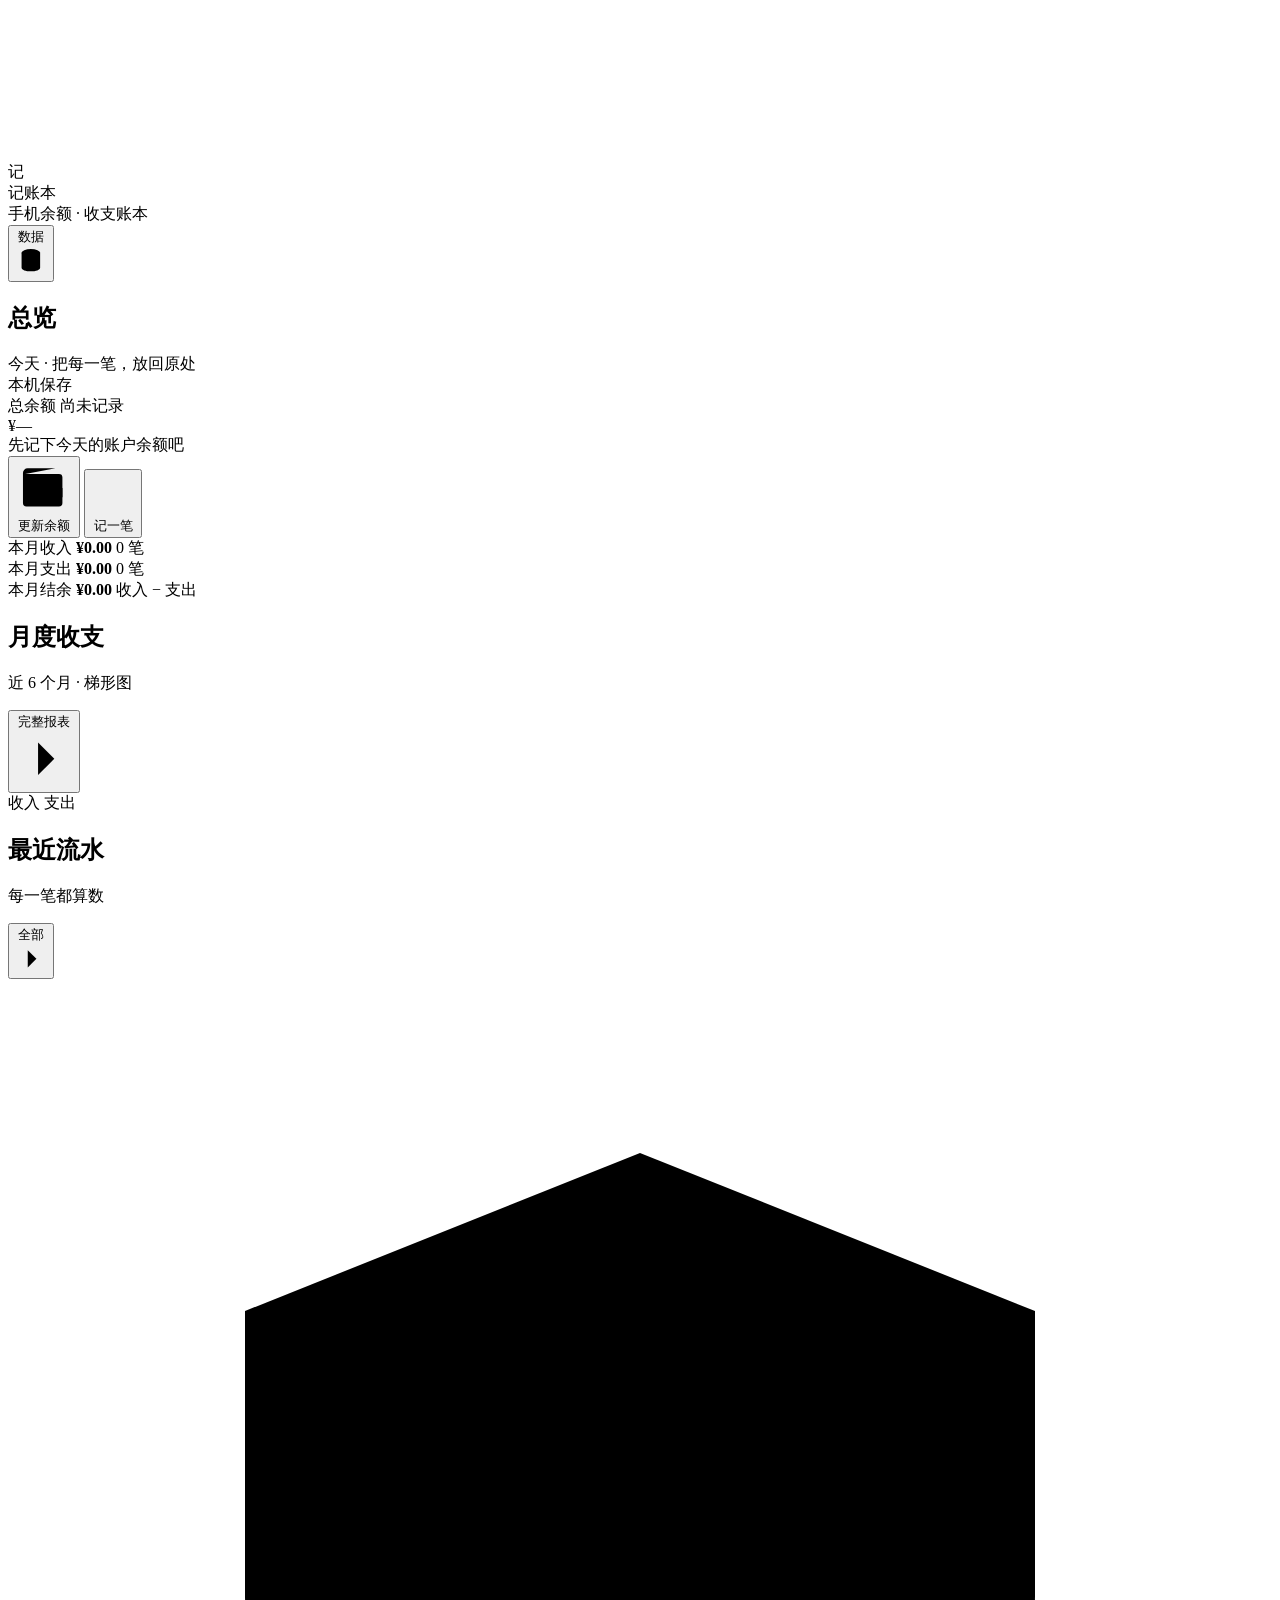
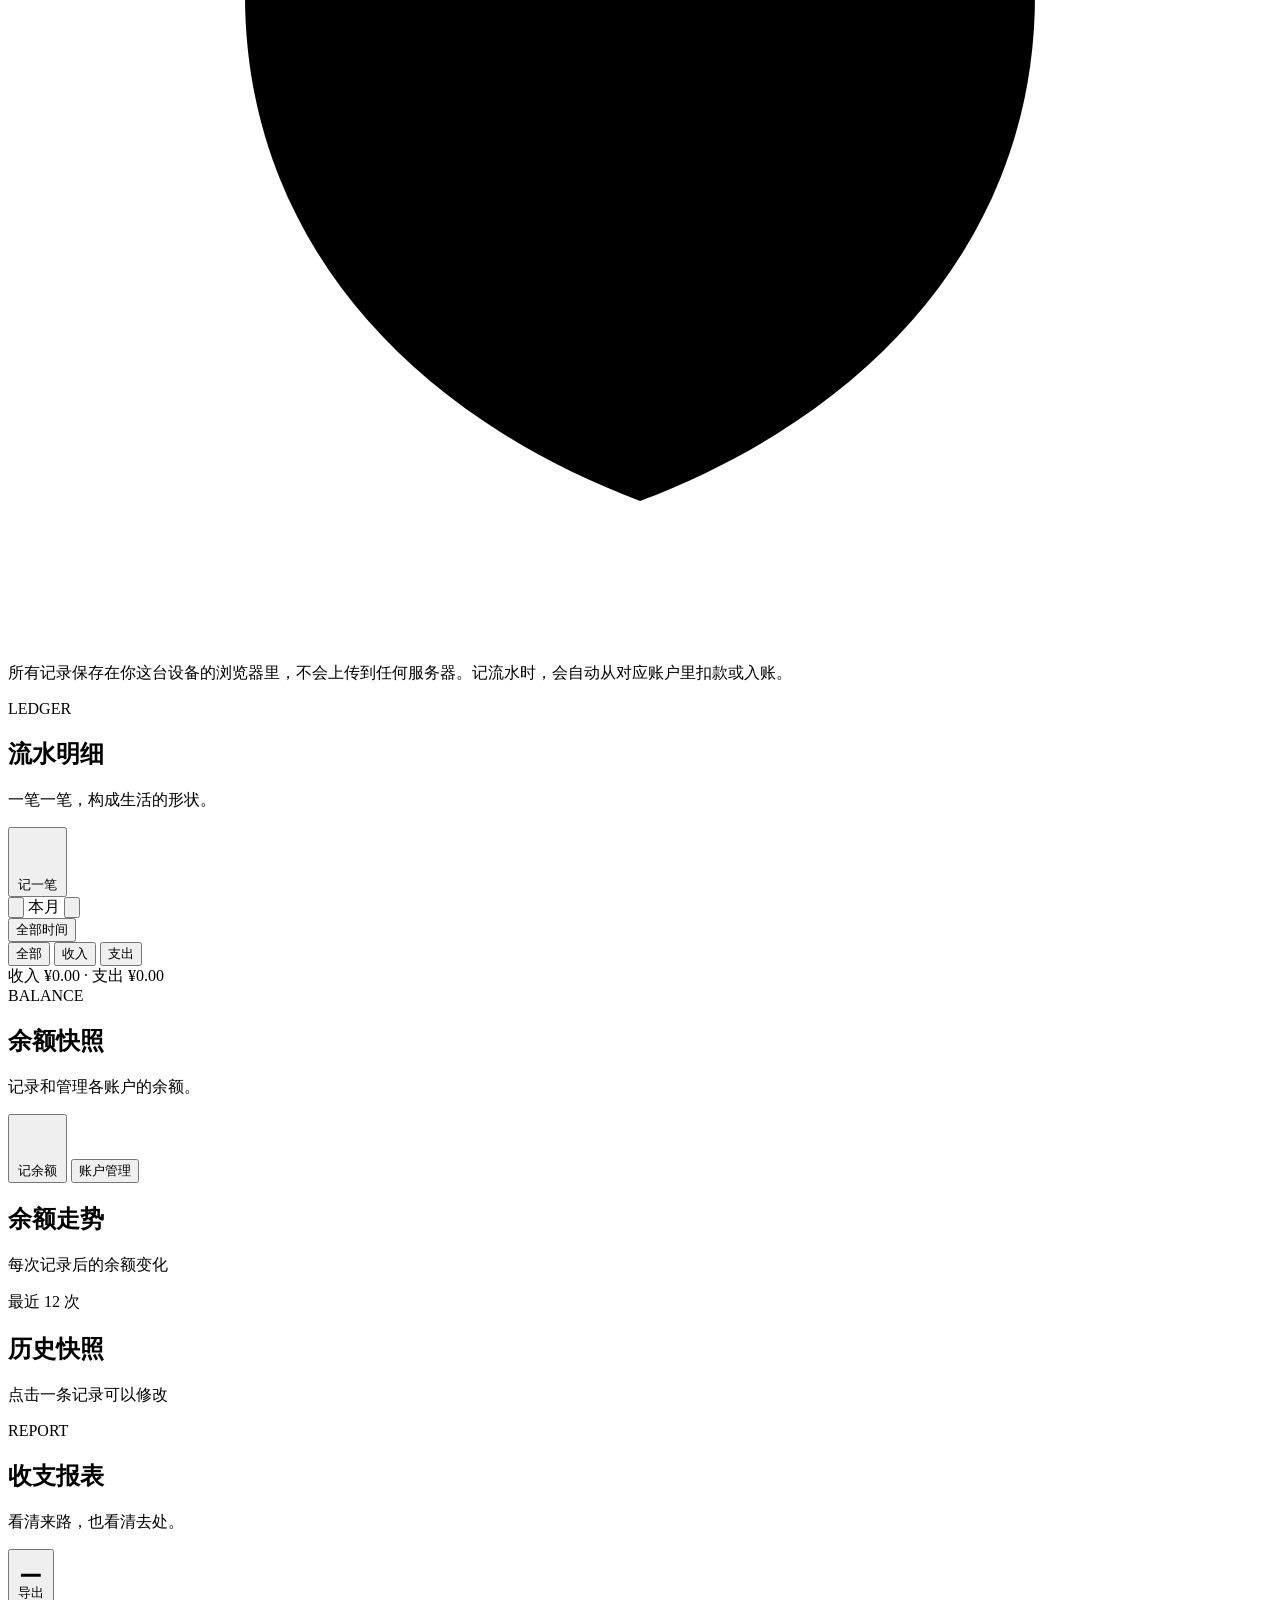
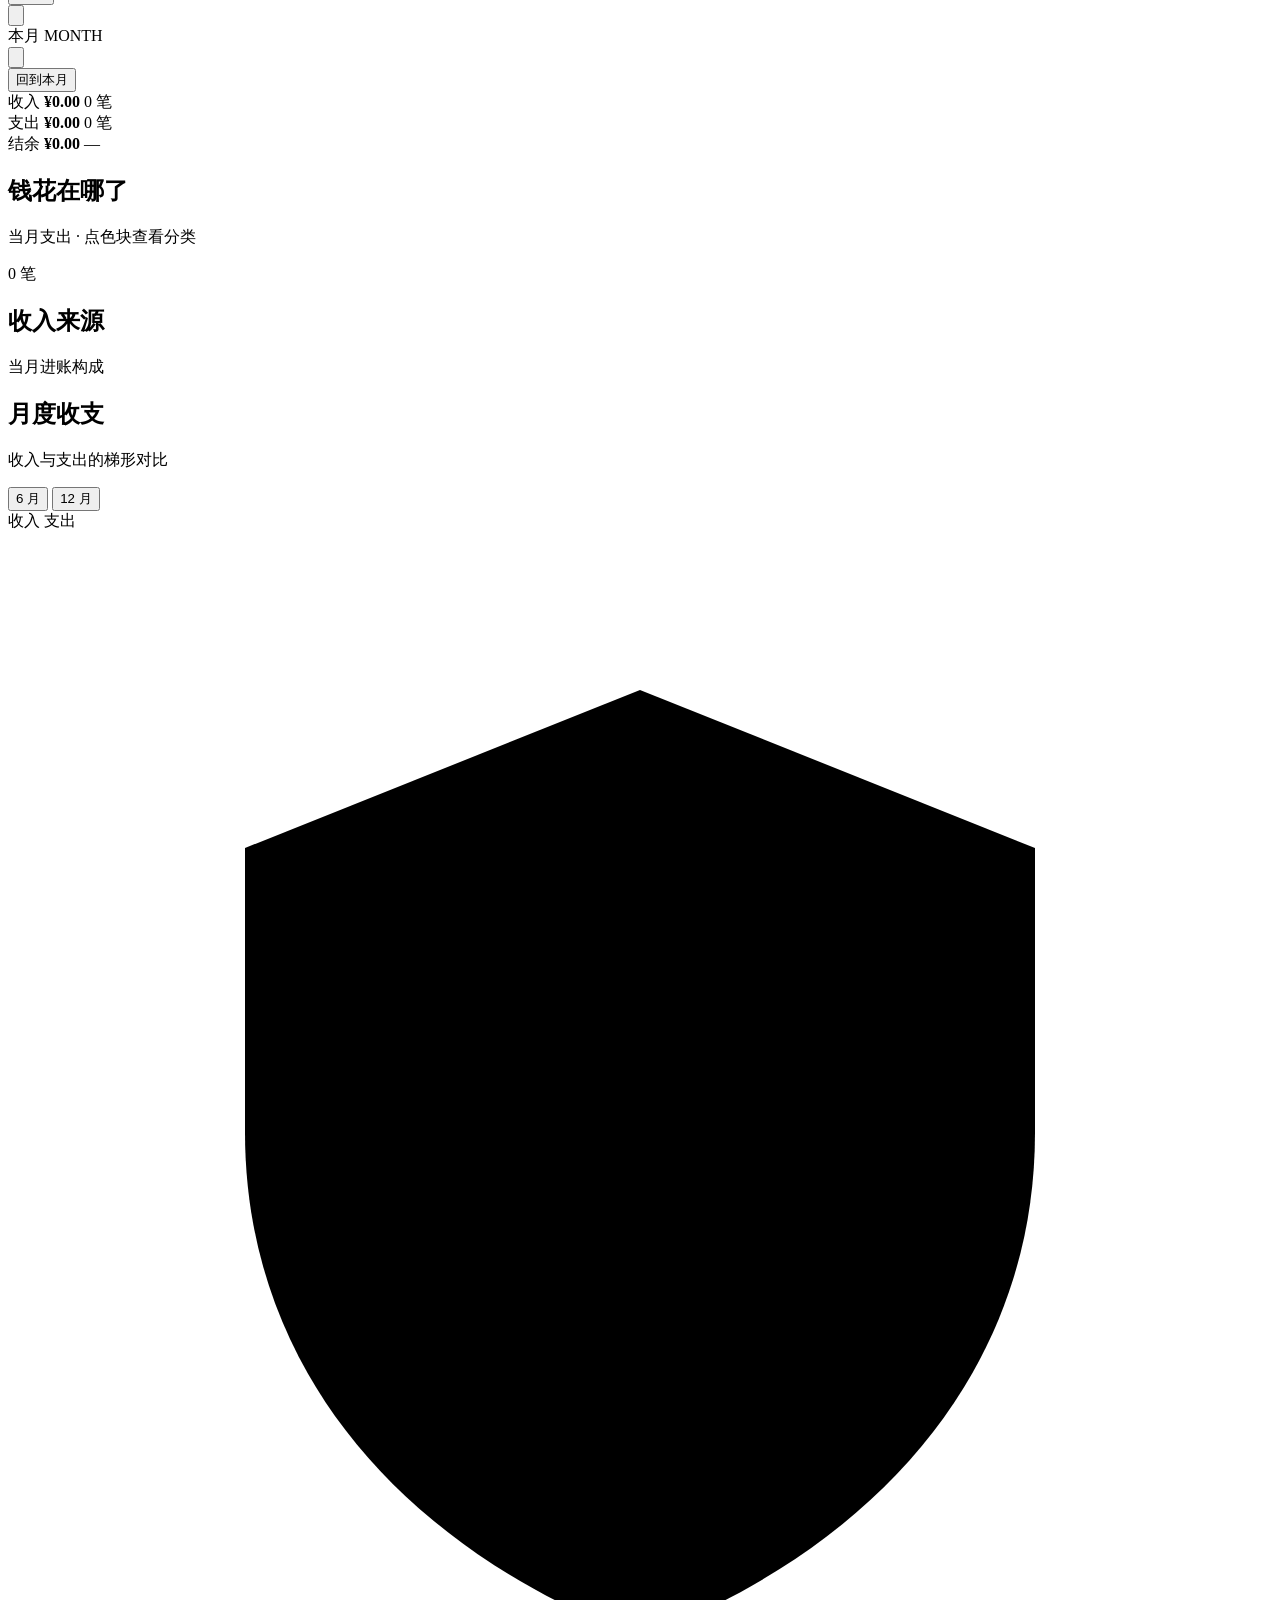
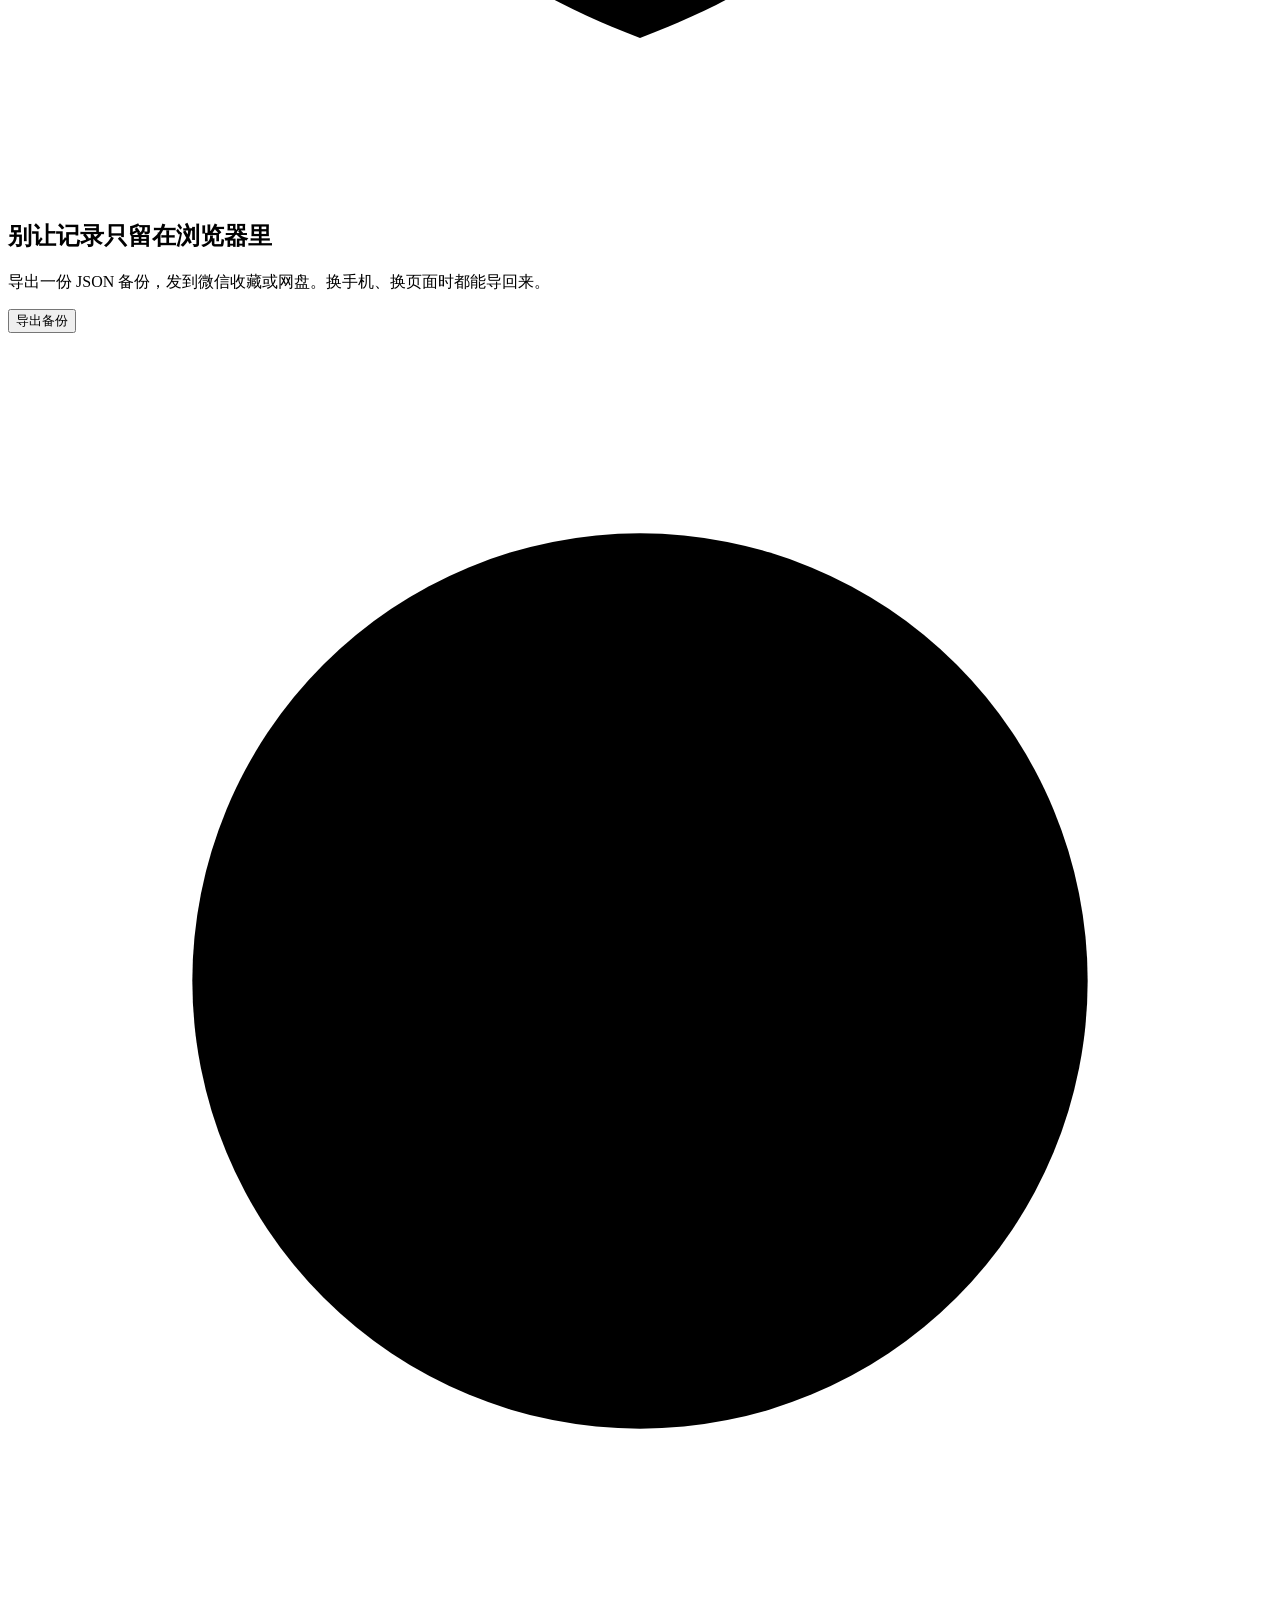
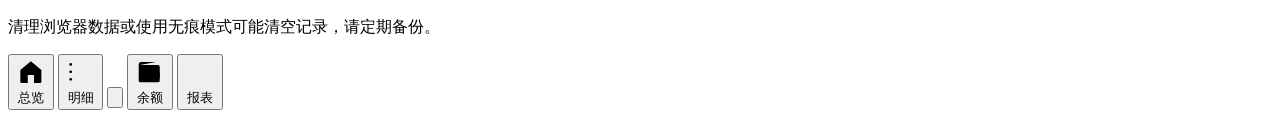
<file: src/shell.html>
<!DOCTYPE html>
<html lang="zh-CN">
<head>
<meta charset="UTF-8">
<meta name="viewport" content="width=device-width, initial-scale=1, viewport-fit=cover">
<meta name="color-scheme" content="light">
<meta name="theme-color" content="#f4f1ea">
<meta name="description" content="记账本：记录支付宝、工商银行、微信余额与日常收支的本地账本。">
<meta name="mobile-web-app-capable" content="yes">
<meta name="apple-mobile-web-app-capable" content="yes">
<meta name="apple-mobile-web-app-status-bar-style" content="default">
<meta name="apple-mobile-web-app-title" content="记账本">
<meta name="format-detection" content="telephone=no">
<link rel="icon" type="image/svg+xml" href="[data-uri]">
<title>记账本 · 手机余额账本</title>
<style>/*__CSS__*/</style>
</head>
<body>
<svg class="icon-sprite" xmlns="http://www.w3.org/2000/svg" aria-hidden="true">
  <symbol id="i-home" viewBox="0 0 24 24"><path d="M3.5 10.6 12 3.5l8.5 7.1V20a1 1 0 0 1-1 1h-5v-6.5h-5V21h-5a1 1 0 0 1-1-1z"/></symbol>
  <symbol id="i-list" viewBox="0 0 24 24"><path d="M8.5 6h12M8.5 12h12M8.5 18h12"/><circle cx="3.8" cy="6" r="1.1"/><circle cx="3.8" cy="12" r="1.1"/><circle cx="3.8" cy="18" r="1.1"/></symbol>
  <symbol id="i-wallet" viewBox="0 0 24 24"><path d="M4 6.5h14.5A1.5 1.5 0 0 1 20 8v11a1.5 1.5 0 0 1-1.5 1.5h-14A1.5 1.5 0 0 1 3 19V6a2 2 0 0 1 2-2h12"/><path d="M16 12.5h4v4h-4a2 2 0 0 1 0-4Z"/></symbol>
  <symbol id="i-chart" viewBox="0 0 24 24"><path d="M4 20V13M10 20V5M16 20v-9M22 20H2"/></symbol>
  <symbol id="i-plus" viewBox="0 0 24 24"><path d="M12 5v14M5 12h14"/></symbol>
  <symbol id="i-download" viewBox="0 0 24 24"><path d="M12 3v12m0 0 4.3-4.3M12 15l-4.3-4.3M4 17.5V20h16v-2.5"/></symbol>
  <symbol id="i-upload" viewBox="0 0 24 24"><path d="M12 16V4m0 0 4.3 4.3M12 4 7.7 8.3M4 17.5V20h16v-2.5"/></symbol>
  <symbol id="i-close" viewBox="0 0 24 24"><path d="m6 6 12 12M18 6 6 18"/></symbol>
  <symbol id="i-left" viewBox="0 0 24 24"><path d="m14.5 5-7 7 7 7"/></symbol>
  <symbol id="i-right" viewBox="0 0 24 24"><path d="m9.5 5 7 7-7 7"/></symbol>
  <symbol id="i-down" viewBox="0 0 24 24"><path d="m6 9 6 6 6-6"/></symbol>
  <symbol id="i-edit" viewBox="0 0 24 24"><path d="m4 20 4.2-1 10.6-10.6a2 2 0 0 0 0-2.8l-.4-.4a2 2 0 0 0-2.8 0L5 15.8 4 20Z"/><path d="m13.8 7.2 3 3"/></symbol>
  <symbol id="i-trash" viewBox="0 0 24 24"><path d="M4 7h16M9 7V4.5h6V7M6.5 7l.8 13h9.4l.8-13M10 11v5M14 11v5"/></symbol>
  <symbol id="i-shield" viewBox="0 0 24 24"><path d="M12 3 4.5 6v5.4c0 4.5 3 7.9 7.5 9.6 4.5-1.7 7.5-5.1 7.5-9.6V6z"/><path d="m8.7 12 2.2 2.2 4.4-4.4"/></symbol>
  <symbol id="i-calendar" viewBox="0 0 24 24"><rect x="3.5" y="5" width="17" height="15.5" rx="2"/><path d="M7.5 3v4M16.5 3v4M3.5 9.5h17"/></symbol>
  <symbol id="i-check" viewBox="0 0 24 24"><path d="m5 12.5 4.5 4.5L19 6.5"/></symbol>
  <symbol id="i-alert" viewBox="0 0 24 24"><path d="M12 3.5 21 20H3z"/><path d="M12 9v4.7M12 17.2v.2"/></symbol>
  <symbol id="i-spark" viewBox="0 0 24 24"><path d="M12 2.8c.7 5.2 3.4 7.9 8.6 8.6-5.2.7-7.9 3.4-8.6 8.6-.7-5.2-3.4-7.9-8.6-8.6 5.2-.7 7.9-3.4 8.6-8.6Z"/></symbol>
  <symbol id="i-copy" viewBox="0 0 24 24"><rect x="8" y="8" width="12" height="12" rx="2"/><path d="M16 8V5a1 1 0 0 0-1-1H5a1 1 0 0 0-1 1v10a1 1 0 0 0 1 1h3"/></symbol>
  <symbol id="i-database" viewBox="0 0 24 24"><ellipse cx="12" cy="5.5" rx="7.5" ry="3"/><path d="M4.5 5.5v6c0 1.7 3.4 3 7.5 3s7.5-1.3 7.5-3v-6M4.5 11.5v6c0 1.7 3.4 3 7.5 3s7.5-1.3 7.5-3v-6"/></symbol>
  <symbol id="i-clock" viewBox="0 0 24 24"><circle cx="12" cy="12" r="8.5"/><path d="M12 7.2V12l3.3 2"/></symbol>
  <symbol id="i-arrow" viewBox="0 0 24 24"><path d="M5 12h13m0 0-4.8-4.8M18 12l-4.8 4.8"/></symbol>
  <symbol id="i-info" viewBox="0 0 24 24"><circle cx="12" cy="12" r="8.5"/><path d="M12 10.8V17M12 7.3v.2"/></symbol>
</svg>

<div class="app-shell">
  <header class="topbar">
    <div class="brand" aria-label="记账本，手机余额账本">
      <div class="brand-mark" aria-hidden="true">记</div>
      <div class="brand-text">
        <div class="brand-name">记账本</div>
        <div class="brand-sub">手机余额 · 收支账本</div>
      </div>
    </div>
    <button class="data-button" id="dataButton" type="button" data-action="open-data" aria-label="打开数据与备份">
      <span class="status-dot" id="headerDot" aria-hidden="true"></span>
      <span>数据</span>
      <svg class="icon" viewBox="0 0 24 24" aria-hidden="true"><use href="#i-database"/></svg>
    </button>
  </header>

  <main id="main">
    <!-- 总览 -->
    <section class="view is-active" id="view-home" aria-labelledby="homeTitle">
      <h1 class="sr-only" id="homeTitle">总览</h1>
      <div class="dayline">
        <div class="dayline-left">
          <span id="todayText">今天</span>
          <span class="dot-sep" aria-hidden="true">·</span>
          <span class="dayline-hint">把每一笔，放回原处</span>
        </div>
        <span class="save-badge" id="saveBadge"><i class="dot" aria-hidden="true"></i><span>本机保存</span></span>
      </div>

      <div class="hero">
        <div class="hero-orb hero-orb-a" aria-hidden="true"></div>
        <div class="hero-orb hero-orb-b" aria-hidden="true"></div>
        <div class="hero-head">
          <span class="hero-eyebrow">总余额</span>
          <span class="hero-date" id="heroDate">尚未记录</span>
        </div>
        <div class="hero-balance" id="heroTotal"><span class="currency">¥</span><span>—</span></div>
        <div class="hero-delta" id="heroDelta">先记下今天的账户余额吧</div>
        <div class="hero-accounts" id="heroAccounts"></div>
        <div class="hero-actions">
          <button class="btn btn-cream" type="button" data-action="open-balance">
            <svg class="icon" viewBox="0 0 24 24" aria-hidden="true"><use href="#i-wallet"/></svg>
            更新余额
          </button>
          <button class="btn btn-glass" type="button" data-action="open-tx">
            <svg class="icon" viewBox="0 0 24 24" aria-hidden="true"><use href="#i-plus"/></svg>
            记一笔
          </button>
        </div>
      </div>

      <div class="storage-warning" id="storageWarning" hidden>
        <svg class="icon" viewBox="0 0 24 24" aria-hidden="true"><use href="#i-alert"/></svg>
        <div>
          <strong>浏览器没有开启本地存储</strong>
          <p>这次填写的内容关闭页面后会丢失，请立即导出备份。</p>
        </div>
        <button type="button" class="mini-action" data-action="open-data">去备份</button>
      </div>

      <div class="nudge" id="backupNudge" hidden>
        <div class="nudge-icon"><svg class="icon" viewBox="0 0 24 24" aria-hidden="true"><use href="#i-shield"/></svg></div>
        <p id="nudgeText">有几天没备份了，导出一份放到微信收藏会更安心。</p>
        <button type="button" class="nudge-action" data-action="open-data">备份</button>
      </div>

      <div class="onboarding" id="onboarding" hidden>
        <div class="onboarding-top">
          <span class="onboarding-kicker"><svg class="icon" viewBox="0 0 24 24" aria-hidden="true"><use href="#i-spark"/></svg>开始使用</span>
          <span class="onboarding-step">第一步</span>
        </div>
        <h2>先花一分钟，给今天留个底。</h2>
        <p>支付宝、工商银行、微信各填一次余额；以后每一笔收支随手记下，月底就能看见钱去了哪里。</p>
        <div class="onboarding-actions">
          <button type="button" class="btn btn-primary" data-action="open-balance">记录第一次余额</button>
          <button type="button" class="btn btn-quiet" data-action="open-tx">直接记一笔</button>
        </div>
      </div>

      <div class="summary-grid" aria-label="本月收支概览">
        <div class="summary-card">
          <span class="summary-label"><i class="legend-dot income" aria-hidden="true"></i>本月收入</span>
          <strong class="summary-value income" id="statIncome">¥0.00</strong>
          <span class="summary-note" id="statIncomeCount">0 笔</span>
        </div>
        <div class="summary-card">
          <span class="summary-label"><i class="legend-dot expense" aria-hidden="true"></i>本月支出</span>
          <strong class="summary-value expense" id="statExpense">¥0.00</strong>
          <span class="summary-note" id="statExpenseCount">0 笔</span>
        </div>
        <div class="summary-card">
          <span class="summary-label"><i class="legend-dot net" aria-hidden="true"></i>本月结余</span>
          <strong class="summary-value" id="statNet">¥0.00</strong>
          <span class="summary-note" id="statNetNote">收入 − 支出</span>
        </div>
      </div>

      <article class="card chart-card">
        <div class="section-head">
          <div>
            <h2>月度收支</h2>
            <p>近 6 个月 · 梯形图</p>
          </div>
          <button class="link-button" type="button" data-action="switch-view" data-view="report">
            完整报表
            <svg class="icon" viewBox="0 0 24 24" aria-hidden="true"><use href="#i-right"/></svg>
          </button>
        </div>
        <div class="legend-row">
          <span class="legend-item"><i class="legend-swatch income" aria-hidden="true"></i>收入</span>
          <span class="legend-item"><i class="legend-swatch expense" aria-hidden="true"></i>支出</span>
        </div>
        <div class="chart-wrap" id="homeChart"></div>
      </article>

      <article class="card">
        <div class="section-head">
          <div>
            <h2>最近流水</h2>
            <p id="recentSub">每一笔都算数</p>
          </div>
          <button class="link-button" type="button" data-action="go-all-ledger">
            全部
            <svg class="icon" viewBox="0 0 24 24" aria-hidden="true"><use href="#i-right"/></svg>
          </button>
        </div>
        <div id="recentList" class="tx-list"></div>
      </article>

      <p class="local-note">
        <svg class="icon" viewBox="0 0 24 24" aria-hidden="true"><use href="#i-shield"/></svg>
        所有记录保存在你这台设备的浏览器里，不会上传到任何服务器。<span id="syncNote">记流水时，会自动从对应账户里扣款或入账。</span>
      </p>
    </section>

    <!-- 流水 -->
    <section class="view" id="view-ledger" aria-labelledby="ledgerTitle">
      <div class="page-head">
        <div>
          <span class="page-kicker">LEDGER</span>
          <h1 id="ledgerTitle">流水明细</h1>
          <p>一笔一笔，构成生活的形状。</p>
        </div>
        <button class="btn btn-primary btn-sm" type="button" data-action="open-tx">
          <svg class="icon" viewBox="0 0 24 24" aria-hidden="true"><use href="#i-plus"/></svg>
          记一笔
        </button>
      </div>

      <div class="filter-panel">
        <div class="filter-top">
          <div class="month-stepper">
            <button class="step-button" type="button" data-action="ledger-prev" aria-label="上个月">
              <svg class="icon" viewBox="0 0 24 24" aria-hidden="true"><use href="#i-left"/></svg>
            </button>
            <span class="month-text" id="ledgerMonthLabel">本月</span>
            <button class="step-button" type="button" data-action="ledger-next" aria-label="下个月">
              <svg class="icon" viewBox="0 0 24 24" aria-hidden="true"><use href="#i-right"/></svg>
            </button>
          </div>
          <button class="ghost-pill" type="button" id="ledgerAllButton" data-action="ledger-all">全部时间</button>
        </div>
        <div class="segmented" id="ledgerTypeFilter" role="group" aria-label="流水类型">
          <button type="button" data-action="filter-type" data-type="all" class="is-active">全部</button>
          <button type="button" data-action="filter-type" data-type="income">收入</button>
          <button type="button" data-action="filter-type" data-type="expense">支出</button>
        </div>
        <div class="filter-summary" id="ledgerSummary">收入 ¥0.00 · 支出 ¥0.00</div>
      </div>

      <div id="ledgerList" class="ledger-list"></div>
    </section>

    <!-- 余额 -->
    <section class="view" id="view-balance" aria-labelledby="balanceTitle">
      <div class="page-head">
        <div>
          <span class="page-kicker">BALANCE</span>
          <h1 id="balanceTitle">余额快照</h1>
          <p>记录和管理各账户的余额。</p>
        </div>
        <div class="balance-page-actions">
          <button class="btn btn-primary btn-sm" type="button" data-action="open-balance">
            <svg class="icon" viewBox="0 0 24 24" aria-hidden="true"><use href="#i-plus"/></svg>
            记余额
          </button>
          <button class="btn btn-secondary btn-sm" type="button" data-action="manage-accounts">账户管理</button>
        </div>
      </div>

      <article class="card balance-overview-card">
        <div id="balanceOverview"></div>
      </article>

      <article class="card">
        <div class="section-head">
          <div>
            <h2>余额走势</h2>
            <p id="balanceChartSub">每次记录后的余额变化</p>
          </div>
          <span class="soft-badge" id="balanceChartBadge">最近 12 次</span>
        </div>
        <div class="chip-row" id="balanceSeries" role="group" aria-label="选择余额账户"></div>
        <div class="chart-wrap chart-wrap-sm" id="balanceChart"></div>
      </article>

      <article class="card">
        <div class="section-head">
          <div>
            <h2>历史快照</h2>
            <p id="snapshotCount">点击一条记录可以修改</p>
          </div>
        </div>
        <div id="snapshotList" class="snapshot-list"></div>
      </article>
    </section>

    <!-- 报表 -->
    <section class="view" id="view-report" aria-labelledby="reportTitle">
      <div class="page-head">
        <div>
          <span class="page-kicker">REPORT</span>
          <h1 id="reportTitle">收支报表</h1>
          <p>看清来路，也看清去处。</p>
        </div>
        <button class="btn btn-secondary btn-sm" type="button" data-action="open-data">
          <svg class="icon" viewBox="0 0 24 24" aria-hidden="true"><use href="#i-download"/></svg>
          导出
        </button>
      </div>

      <div class="report-monthbar">
        <div class="month-stepper month-stepper-lg">
          <button class="step-button" type="button" data-action="report-prev" aria-label="上个月">
            <svg class="icon" viewBox="0 0 24 24" aria-hidden="true"><use href="#i-left"/></svg>
          </button>
          <div class="month-text-wrap">
            <span class="month-text" id="reportMonthLabel">本月</span>
            <span class="month-sub" id="reportMonthSub">MONTH</span>
          </div>
          <button class="step-button" type="button" data-action="report-next" aria-label="下个月">
            <svg class="icon" viewBox="0 0 24 24" aria-hidden="true"><use href="#i-right"/></svg>
          </button>
        </div>
        <button class="ghost-pill" type="button" id="reportCurrentButton" data-action="report-current">回到本月</button>
      </div>

      <div class="summary-grid report-summary" aria-label="当月收支概览">
        <div class="summary-card">
          <span class="summary-label"><i class="legend-dot income" aria-hidden="true"></i>收入</span>
          <strong class="summary-value income" id="reportIncome">¥0.00</strong>
          <span class="summary-note" id="reportIncomeCount">0 笔</span>
        </div>
        <div class="summary-card">
          <span class="summary-label"><i class="legend-dot expense" aria-hidden="true"></i>支出</span>
          <strong class="summary-value expense" id="reportExpense">¥0.00</strong>
          <span class="summary-note" id="reportExpenseCount">0 笔</span>
        </div>
        <div class="summary-card">
          <span class="summary-label"><i class="legend-dot net" aria-hidden="true"></i>结余</span>
          <strong class="summary-value" id="reportNet">¥0.00</strong>
          <span class="summary-note" id="reportSaveRate">—</span>
        </div>
      </div>

      <article class="card">
        <div class="section-head">
          <div>
            <h2>钱花在哪了</h2>
            <p>当月支出 · 点色块查看分类</p>
          </div>
          <span class="soft-badge" id="expenseCountBadge">0 笔</span>
        </div>
        <div id="expenseDonut"></div>
      </article>

      <article class="card">
        <div class="section-head">
          <div>
            <h2>收入来源</h2>
            <p>当月进账构成</p>
          </div>
        </div>
        <div id="incomeBreakdown" class="breakdown-list"></div>
      </article>

      <article class="card chart-card">
        <div class="section-head chart-head">
          <div>
            <h2>月度收支</h2>
            <p>收入与支出的梯形对比</p>
          </div>
          <div class="tiny-toggle" id="reportRangeToggle" role="group" aria-label="图表范围">
            <button type="button" data-action="report-range" data-range="6">6 月</button>
            <button type="button" data-action="report-range" data-range="12" class="is-active">12 月</button>
          </div>
        </div>
        <div class="legend-row">
          <span class="legend-item"><i class="legend-swatch income" aria-hidden="true"></i>收入</span>
          <span class="legend-item"><i class="legend-swatch expense" aria-hidden="true"></i>支出</span>
        </div>
        <div class="chart-wrap" id="reportChart"></div>
      </article>

      <article class="export-callout">
        <div class="export-callout-icon">
          <svg class="icon" viewBox="0 0 24 24" aria-hidden="true"><use href="#i-shield"/></svg>
        </div>
        <div>
          <h2>别让记录只留在浏览器里</h2>
          <p>导出一份 JSON 备份，发到微信收藏或网盘。换手机、换页面时都能导回来。</p>
        </div>
        <button type="button" class="btn btn-cream btn-sm" data-action="open-data">导出备份</button>
      </article>

      <p class="local-note">
        <svg class="icon" viewBox="0 0 24 24" aria-hidden="true"><use href="#i-info"/></svg>
        清理浏览器数据或使用无痕模式可能清空记录，请定期备份。
      </p>
    </section>
  </main>

  <nav class="tabbar" aria-label="主导航">
    <button type="button" class="tab is-active" data-action="switch-view" data-view="home" aria-current="page">
      <svg class="icon" viewBox="0 0 24 24" aria-hidden="true"><use href="#i-home"/></svg>
      <span>总览</span>
    </button>
    <button type="button" class="tab" data-action="switch-view" data-view="ledger">
      <svg class="icon" viewBox="0 0 24 24" aria-hidden="true"><use href="#i-list"/></svg>
      <span>明细</span>
    </button>
    <button type="button" class="nav-add" id="navAdd" data-action="open-tx" aria-label="记一笔">
      <svg class="icon" viewBox="0 0 24 24" aria-hidden="true"><use href="#i-plus"/></svg>
    </button>
    <button type="button" class="tab" data-action="switch-view" data-view="balance">
      <svg class="icon" viewBox="0 0 24 24" aria-hidden="true"><use href="#i-wallet"/></svg>
      <span>余额</span>
    </button>
    <button type="button" class="tab" data-action="switch-view" data-view="report">
      <svg class="icon" viewBox="0 0 24 24" aria-hidden="true"><use href="#i-chart"/></svg>
      <span>报表</span>
    </button>
  </nav>
</div>

<div class="backdrop" id="sheetBackdrop" hidden>
  <section class="sheet" id="sheet" role="dialog" aria-modal="true" aria-labelledby="sheetTitle" tabindex="-1">
    <div class="sheet-grip" aria-hidden="true"></div>
    <header class="sheet-head">
      <div class="sheet-title-group">
        <span class="sheet-kicker" id="sheetKicker"></span>
        <h2 id="sheetTitle">标题</h2>
      </div>
      <button class="icon-button" type="button" data-action="close-sheet" aria-label="关闭">
        <svg class="icon" viewBox="0 0 24 24" aria-hidden="true"><use href="#i-close"/></svg>
      </button>
    </header>
    <div class="sheet-body" id="sheetBody"></div>
    <footer class="sheet-foot" id="sheetFoot"></footer>
  </section>
</div>

<div class="backdrop dialog-backdrop" id="dialogBackdrop" hidden>
  <section class="dialog" id="dialog" role="alertdialog" aria-modal="true" aria-labelledby="dialogTitle" aria-describedby="dialogMessage" tabindex="-1">
    <div class="dialog-icon" id="dialogIcon"></div>
    <h2 id="dialogTitle">确认</h2>
    <p id="dialogMessage"></p>
    <div class="dialog-actions" id="dialogActions"></div>
  </section>
</div>

<div class="toast" id="toast" role="status" aria-live="polite">
  <span id="toastMessage"></span>
  <button type="button" id="toastAction" hidden></button>
</div>

<input type="file" id="importInput" accept=".json,application/json" hidden>

<script>/*__JS__*/</script>
</body>
</html>
</file>
